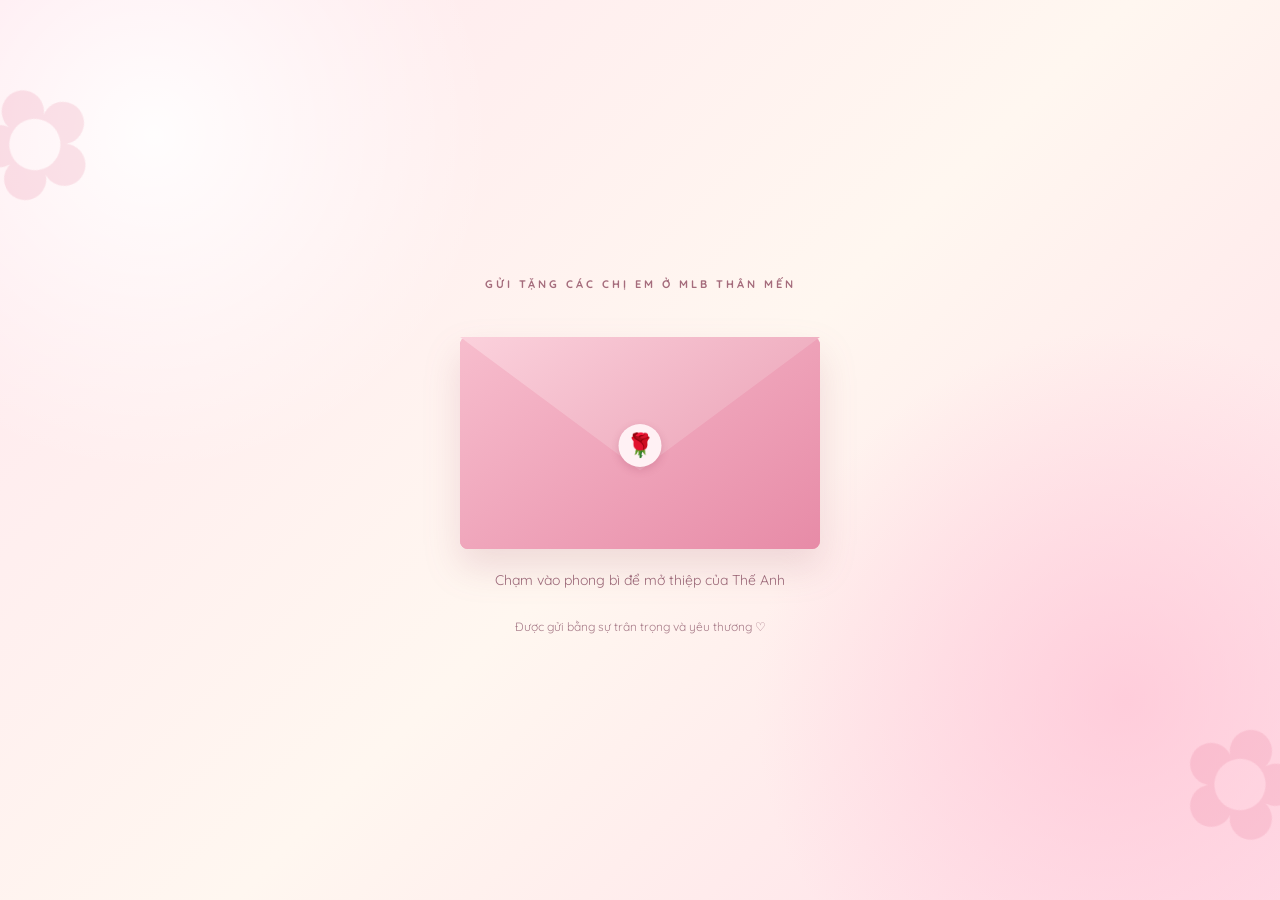
<file: index.html>
<!DOCTYPE html>
<html lang="vi">
<head>
  <meta charset="UTF-8">
  <meta name="viewport" content="width=device-width, initial-scale=1.0">
  <meta name="theme-color" content="#ffe8ef">
  <title>Thiệp chúc mừng 20/10 🌷</title>
  <link rel="stylesheet" href="style.css">
</head>
<body>
  <div class="petal-layer" id="petalLayer" aria-hidden="true"></div>

  <main class="scene">
    <p class="top-note">GỬI TẶNG CÁC CHỊ EM Ở MLB  THÂN MẾN</p>

    <section class="envelope-area" id="envelopeArea">
      <button class="envelope" id="openEnvelope" type="button"
              aria-label="Mở phong bì thiệp 20 tháng 10" aria-expanded="false">
        <span class="letter-preview">
          <span class="preview-date">20/10</span>
          <span class="preview-flower">🌹</span>
          <span class="preview-caption">Một lời chúc dành tặng các chị</span>
        </span>
        <span class="envelope-back"></span>
        <span class="envelope-flap"></span>
        <span class="envelope-front"></span>
        <span class="envelope-seal">🌹</span>
      </button>
      <p class="tap-hint" id="tapHint">Chạm vào phong bì để mở thiệp của Thế Anh</p>
    </section>

    <section class="greeting-card" id="greetingCard" aria-live="polite" aria-hidden="true">
      <div class="card-flower">💐 🌷 💐</div>
      <p class="eyebrow">CHÚC MỪNG</p>
      <h1>Ngày Phụ nữ<br><span>Việt Nam</span></h1>
      <div class="date">20 <span>/</span> 10 <b>♥</b></div>

      <div class="wishes" id="wishes">
        <p class="wish-line">Chúc các chị một ngày 20/10 thật rạng rỡ!</p>
        <p class="wish-line">Luôn xinh đẹp, tự tin và tràn đầy năng lượng.</p>
        <p class="wish-line">Chúc công việc thuận lợi, sức khỏe dồi dào,</p>
        <p class="wish-line">và mỗi ngày đều ngập tràn niềm vui, yêu thương.</p>
        <p class="wish-line">Chúc cho các chị em ngày nào cũng như hoa .</p>
      </div>

      <p class="thank-you">Cảm ơn các chị vì luôn mang đến những điều tốt đẹp! 💗</p>
      <p class="signature">Thân gửi,<br><strong>Em Thế Anh 🌷</strong></p>

      <button class="flower-button" id="flowerButton" type="button">
        <span aria-hidden="true">💐</span> Nhận hoa từ em Thế Anh
      </button>
      <p class="flower-message" id="flowerMessage" role="status"></p>
      <button class="replay-button" id="replayButton" type="button">↻ Xem lại thiệp</button>
    </section>

    <section class="gift-page" id="giftPage" aria-hidden="true">
      <div class="gift-heading">🎁 Một món quà nhỏ dành cho các chị</div>
      <p class="gift-intro">Hãy nhấn nút bên dưới để bốc thăm ngẫu nhiên nhé!</p>
      <div class="gift-stage" id="giftStage" aria-live="polite">
        <div class="gift-box">🎁</div>
        <p>Món quà bí mật nho nhỏ của em</p>
      </div>
      <button class="draw-button" id="drawButton" type="button">✨ Random quà ✨</button>
      <p class="gift-result" id="giftResult" role="status"></p>
      <button class="replay-button" id="backToCardButton" type="button">← Quay lại thiệp</button>
    </section>

    <footer>Được gửi bằng sự trân trọng và yêu thương ♡</footer>
  </main>

  <script src="script.js"></script>
</body>
</html>
</file>
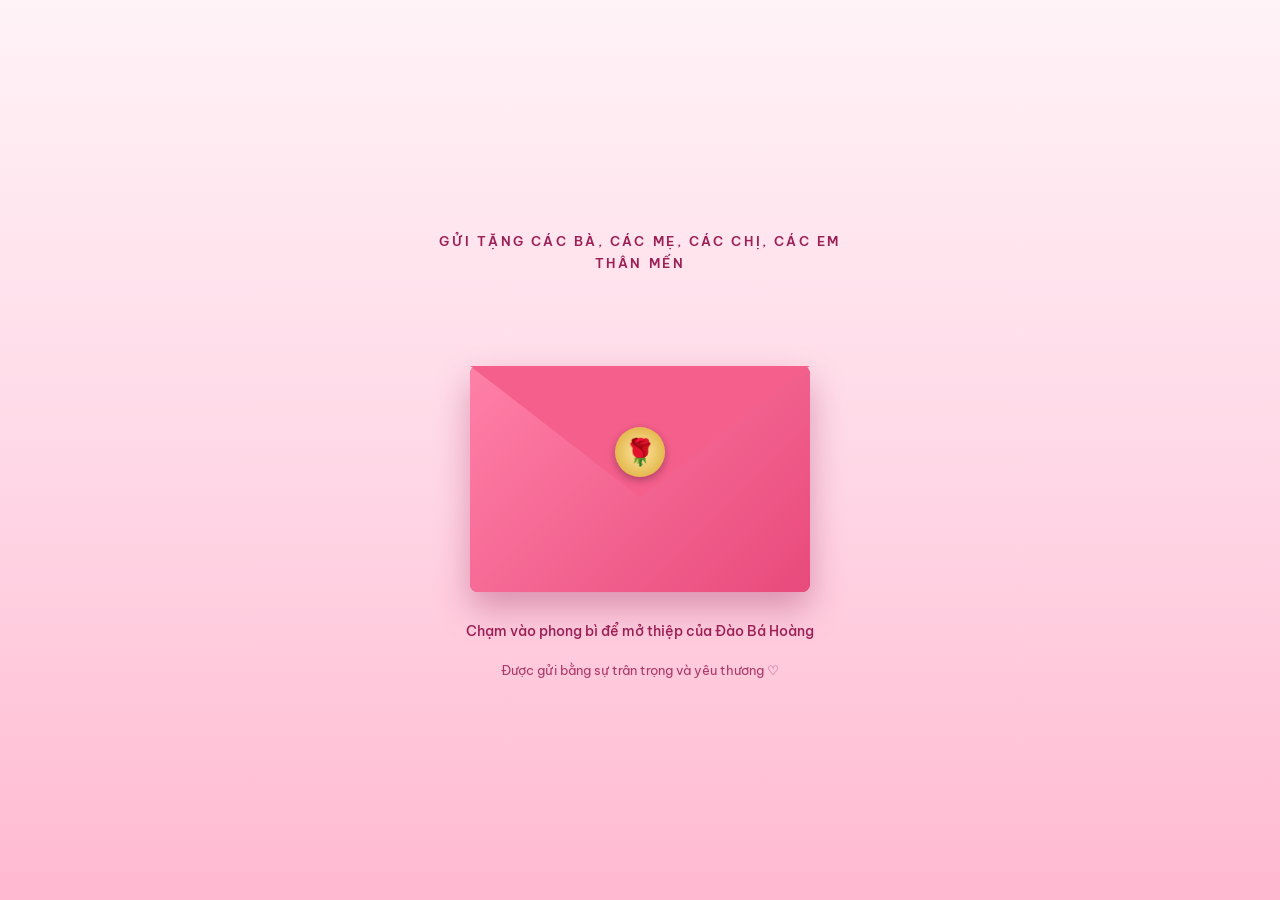
<file: 2010Hoang.html>
<!DOCTYPE html>
<html lang="vi">
<head>
  <meta charset="UTF-8">
  <meta name="viewport" content="width=device-width, initial-scale=1.0, viewport-fit=cover">
  <meta name="theme-color" content="#ffe8ef">
  <title>Thiệp chúc mừng 20/10 🌷</title>
  <link rel="preconnect" href="https://fonts.googleapis.com">
  <link href="https://fonts.googleapis.com/css2?family=Playfair+Display:ital,wght@0,500;0,700;1,500;1,700&family=Be+Vietnam+Pro:wght@400;500;600&display=swap" rel="stylesheet">
<style>
/* Muốn đổi font: chỉ cần sửa 2 dòng này */
:root{--serif:'Playfair Display',Georgia,serif;--sans:'Be Vietnam Pro',system-ui,sans-serif;
--rose:#d63f78;--deep:#9c1f55;--ink:#5a2238;--gold:#e6bb68;--paper:#fffaf5}
*{margin:0;padding:0;box-sizing:border-box}
html,body{min-height:100%}
body{font-family:var(--sans);color:var(--ink);overflow-x:hidden;
background:linear-gradient(180deg,#fff3f7 0%,#ffd6e5 55%,#ffb9d0 100%);background-attachment:fixed}
.petal-layer{position:fixed;inset:0;pointer-events:none;overflow:hidden;z-index:6}
.petal{position:absolute;top:-30px;border-radius:70% 0 70% 0;opacity:.85;animation:fall linear infinite,sway ease-in-out infinite alternate}
@keyframes fall{to{transform:translateY(115vh) rotate(360deg)}}
@keyframes sway{to{translate:46px 0}}
.scene{position:relative;z-index:3;min-height:100dvh;display:flex;flex-direction:column;align-items:center;justify-content:center;gap:22px;
padding:calc(env(safe-area-inset-top,0px) + 22px) 16px calc(env(safe-area-inset-bottom,0px) + 14px)}
.top-note{text-align:center;font:600 clamp(11px,3vw,13px)/1.7 var(--sans);letter-spacing:.2em;color:var(--deep);max-width:420px}
/* phong bì */
.envelope-area{display:flex;flex-direction:column;align-items:center;gap:30px;padding-top:70px}
.envelope{position:relative;display:block;width:min(80vw,340px);aspect-ratio:3/2;border:0;background:none;padding:0;cursor:pointer;animation:flt 3s ease-in-out infinite}
@keyframes flt{50%{transform:translateY(-8px)}}
.envelope>span{position:absolute}
.envelope-back{inset:0;background:#d6416f;border-radius:8px;box-shadow:0 16px 34px rgba(150,30,80,.35)}
.letter-preview{left:8%;width:84%;top:8%;height:78%;z-index:2;background:var(--paper);border-radius:6px;display:flex;flex-direction:column;align-items:center;justify-content:center;gap:4px;padding:8px;text-align:center;transition:transform .9s cubic-bezier(.4,0,.2,1) .5s}
.preview-date{font:italic 700 26px var(--serif);color:var(--deep)}
.preview-flower{font-size:22px}
.preview-caption{font:400 11px/1.4 var(--sans);color:var(--ink)}
.envelope-front{inset:0;z-index:3;border-radius:8px;background:linear-gradient(135deg,#ff80a8,#e84a7c);clip-path:polygon(0 0,50% 55%,100% 0,100% 100%,0 100%)}
.envelope-flap{left:0;top:0;width:100%;height:58%;z-index:4;transform-origin:top;background:#f55f8c;clip-path:polygon(0 0,100% 0,50% 100%);transition:transform .6s ease,z-index 0s .3s}
.envelope-seal{left:50%;top:38%;z-index:5;transform:translate(-50%,-50%);width:50px;height:50px;border-radius:50%;background:radial-gradient(circle,#ffe6a0,#d9a62e);display:flex;align-items:center;justify-content:center;font-size:26px;box-shadow:0 3px 8px rgba(0,0,0,.3);transition:opacity .3s}
.tap-hint{font:500 14px var(--sans);color:var(--deep);text-align:center;animation:pl 1.8s infinite;transition:opacity .3s}
@keyframes pl{50%{opacity:.45}}
.open .envelope{animation:none}
.open .envelope-flap{transform:rotateX(180deg);z-index:1}
.open .envelope-seal{opacity:0}
.open .letter-preview{transform:translateY(-62%)}
/* thiệp */
.greeting-card,.gift-page{display:none}
.greeting-card{width:min(94vw,440px);background:var(--paper);border:1.5px solid var(--gold);border-radius:18px;padding:26px 24px 24px;text-align:center;
box-shadow:0 0 0 6px rgba(255,255,255,.6),0 20px 50px rgba(150,30,80,.3)}
[data-state=card] .greeting-card{display:block;animation:pop .8s cubic-bezier(.2,.9,.3,1.2)}
[data-state=gift] .gift-page{display:flex;animation:pop .8s ease}
@keyframes pop{from{opacity:0;transform:translateY(30px) scale(.92)}to{opacity:1;transform:none}}
[data-state=card] .envelope-area,[data-state=card] .top-note,[data-state=gift] .envelope-area,[data-state=gift] .top-note,[data-state=gift] footer{display:none}
.card-flower{font-size:24px}
.eyebrow{font:600 12px var(--sans);letter-spacing:.4em;color:var(--rose);margin-top:8px}
.greeting-card h1{font:700 clamp(28px,8vw,38px)/1.2 var(--serif);color:var(--deep);margin:6px 0}
.greeting-card h1 span{font-style:italic;color:var(--rose)}
.date{font:italic 700 clamp(34px,9.5vw,46px) var(--serif);color:var(--rose);margin-bottom:12px}
.date b{color:#e8a23d;font-style:normal}
.wishes{margin:6px 0 10px}
.wish-line{font:400 15.5px/1.8 var(--sans)}
.thank-you{font:italic 700 17px/1.6 var(--serif);color:var(--deep);margin:8px 0}
.signature{font:400 14px/1.6 var(--sans);margin:10px 0 14px}
.signature strong{font:italic 700 23px var(--serif);color:var(--rose)}
.fade{opacity:0;transform:translateY(12px);transition:opacity .8s,transform .8s}
.fade.in{opacity:1;transform:none}
button{font:600 15px var(--sans);border:0;border-radius:999px;padding:12px 24px;cursor:pointer;touch-action:manipulation}
.flower-button,.draw-button{background:linear-gradient(135deg,#ff6b9a,#d63f78);color:#fff;box-shadow:0 6px 16px rgba(214,63,120,.45)}
.flower-message{min-height:22px;margin-top:10px;font:500 14px var(--sans);color:var(--deep)}
.replay-button{background:transparent;color:var(--deep);border:1.5px solid #efb4c9;margin-top:8px}
footer{font:400 13px var(--sans);color:var(--deep);opacity:.85;text-align:center}
.pop2{position:fixed;pointer-events:none;font-size:28px;animation:pp 1.8s ease-out forwards;z-index:9}
@keyframes pp{to{transform:translate(var(--dx),var(--dy)) rotate(50deg);opacity:0}}
/* trang quà trên nền trời */
.sky{position:fixed;inset:0;z-index:1;background:linear-gradient(180deg,#2f9bff 0%,#7cc9ff 45%,#d8f1ff 100%);opacity:0;pointer-events:none;transition:opacity 1.4s;overflow:hidden}
[data-state=gift] .sky{opacity:1}
.sun{position:absolute;top:7%;right:12%;width:84px;height:84px;border-radius:50%;background:radial-gradient(circle,#fffbd0 35%,rgba(255,236,130,0) 72%);box-shadow:0 0 80px 40px rgba(255,240,150,.55)}
.cl{position:absolute;left:-220px;background:#fff;border-radius:60px;opacity:.9;animation:dr linear infinite}
.cl::before,.cl::after{content:'';position:absolute;background:#fff;border-radius:50%}
.c1{top:10%;width:140px;height:40px;animation-duration:70s}.c1::before{width:64px;height:64px;top:-30px;left:22px}.c1::after{width:50px;height:50px;top:-20px;left:74px}
.c2{top:26%;width:110px;height:32px;animation-duration:95s;animation-delay:-40s;opacity:.8}.c2::before{width:50px;height:50px;top:-24px;left:16px}.c2::after{width:40px;height:40px;top:-16px;left:58px}
@keyframes dr{to{transform:translateX(calc(100vw + 440px))}}
.bf{position:absolute;font-size:26px;animation:fy 10s ease-in-out infinite}.b1{top:60%;left:8%}.b2{top:48%;right:12%;animation-delay:-5s}
@keyframes fy{0%,100%{transform:translate(0,0) rotate(-10deg)}25%{transform:translate(60px,-34px) rotate(12deg)}50%{transform:translate(120px,8px) rotate(-6deg)}75%{transform:translate(50px,44px) rotate(10deg)}}
#garden{position:absolute;inset:0;width:100%;height:100%}
.gift-page{flex-direction:column;align-items:center;gap:14px;text-align:center;width:min(94vw,440px);color:#fff}
.gift-heading{font:italic 700 clamp(24px,6.6vw,34px)/1.35 var(--serif);text-shadow:0 2px 14px rgba(214,63,120,.75),0 0 30px rgba(255,255,255,.8)}
.gift-intro{font:500 15px/1.7 var(--sans);text-shadow:0 1px 8px rgba(0,60,120,.55)}
.gift-stage{background:rgba(255,255,255,.3);border-radius:24px;padding:18px 28px;box-shadow:0 10px 26px rgba(0,80,160,.25)}
.gift-stage p{font:600 14px var(--sans);text-shadow:0 1px 6px rgba(0,60,120,.5);margin-top:4px}
.gift-box{font-size:clamp(70px,20vw,96px);line-height:1.1;animation:flt 2.4s ease-in-out infinite}
.gift-box.shake{animation:shk .8s ease}
@keyframes shk{20%{transform:rotate(-14deg) scale(1.1)}40%{transform:rotate(14deg) scale(1.15)}60%{transform:rotate(-10deg) scale(1.15)}80%{transform:rotate(10deg) scale(1.1)}}
.gift-result{min-height:48px;font:italic 700 18px/1.5 var(--serif);text-shadow:0 2px 10px rgba(214,63,120,.7)}
.gift-page .replay-button{background:rgba(255,255,255,.92)}
.draw-button:disabled{opacity:.8;cursor:default}
</style>
</head>
<body data-state="env">
  <div class="petal-layer" id="petalLayer" aria-hidden="true"></div>
  <div class="sky" aria-hidden="true">
    <div class="sun"></div><div class="cl c1"></div><div class="cl c2"></div>
    <div class="bf b1">🦋</div><div class="bf b2">🦋</div>
    <canvas id="garden"></canvas>
  </div>

  <main class="scene">
    <p class="top-note">
      GỬI TẶNG CÁC BÀ, CÁC MẸ, CÁC CHỊ, CÁC EM THÂN MẾN
    </p>

    <section class="envelope-area" id="envelopeArea">
      <button class="envelope" id="openEnvelope" type="button"
              aria-label="Mở phong bì thiệp 20 tháng 10"
              aria-expanded="false">
        <span class="letter-preview">
          <span class="preview-date">20/10</span>
          <span class="preview-flower">🌹</span>
          <span class="preview-caption">
            Một lời chúc dành tặng những người phụ nữ em yêu quý
          </span>
        </span>
        <span class="envelope-back"></span>
        <span class="envelope-flap"></span>
        <span class="envelope-front"></span>
        <span class="envelope-seal">🌹</span>
      </button>
      <p class="tap-hint" id="tapHint">
        Chạm vào phong bì để mở thiệp của Đào Bá Hoàng
      </p>
    </section>

    <section class="greeting-card" id="greetingCard"
             aria-live="polite" aria-hidden="true">
      <div class="card-flower">💐 🌷 💐</div>
      <p class="eyebrow">CHÚC MỪNG</p>
      <h1>Ngày Phụ nữ<br><span>Việt Nam</span></h1>
      <div class="date">20 <span>/</span> 10 <b>♥</b></div>

      <div class="wishes" id="wishes">
        <p class="wish-line">Chúc các chị một ngày 20/10 thật rạng rỡ!</p>
        <p class="wish-line">Luôn xinh đẹp, tự tin và tràn đầy năng lượng.</p>
        <p class="wish-line">Chúc công việc thuận lợi, sức khỏe dồi dào,</p>
        <p class="wish-line">mỗi ngày đều ngập tràn niềm vui và yêu thương.</p>
        <p class="wish-line">Chúc mọi người luôn rạng rỡ như những đóa hoa! 🌷</p>
      </div>

      <p class="thank-you">
        Cảm ơn mọi người vì đã mang đến những điều tốt đẹp! 💗
      </p>

      <p class="signature">
        Thân gửi,<br>
        <strong>Đào Bá Hoàng 🌷</strong>
      </p>

      <button class="flower-button" id="flowerButton" type="button">
        <span aria-hidden="true">💐</span>
        Nhận hoa từ Đào Bá Hoàng
      </button>

      <p class="flower-message" id="flowerMessage" role="status"></p>

      <button class="replay-button" id="replayButton" type="button">
        ↻ Xem lại thiệp
      </button>
    </section>

    <!-- TRANG NHẬN QUÀ: CHỈ CÓ MỘT MÓN QUÀ LÀ HOA -->
    <section class="gift-page" id="giftPage" aria-hidden="true">
      <div class="gift-heading">
        💐 Một món quà nhỏ dành tặng bạn 💐
      </div>

      <p class="gift-intro">
        Dù chỉ là một món quà nhỏ, em mong nó sẽ mang đến cho bạn
        thật nhiều niềm vui. Hãy nhấn nút để nhận hoa nhé!
      </p>

      <div class="gift-stage" id="giftStage" aria-live="polite">
        <div class="gift-box">🎁</div>
        <p>Món quà bí mật đang chờ bạn...</p>
      </div>

      <button class="draw-button" id="drawButton" type="button">
        🌷 Nhận hoa từ Đào Bá Hoàng 🌷
      </button>

      <p class="gift-result" id="giftResult" role="status"></p>

      <button class="replay-button" id="backToCardButton" type="button">
        ← Quay lại thiệp
      </button>
    </section>

    <footer>
      Được gửi bằng sự trân trọng và yêu thương ♡
    </footer>
  </main>

<script>
const $=id=>document.getElementById(id),body=document.body,R=(a,b)=>a+Math.random()*(b-a);
function setState(s){
  body.dataset.state=s;
  $('greetingCard').setAttribute('aria-hidden',s!=='card');
  $('giftPage').setAttribute('aria-hidden',s!=='gift');
  scrollTo(0,0);
}

// cánh hoa rơi
const pl=$('petalLayer'),pc=['#ffb6cf','#ff8fb1','#ffd1e0','#ff6f9c'];
for(let i=0;i<26;i++){const s=document.createElement('span'),z=10+Math.random()*14;s.className='petal';
  s.style.cssText='left:'+R(0,100)+'%;width:'+z+'px;height:'+z*1.25+'px;background:'+pc[i%4]+';animation-duration:'+R(7,15)+'s,'+R(3,6)+'s;animation-delay:'+(-R(0,12))+'s,'+(-R(0,4))+'s';
  pl.appendChild(s)}

// hoa bay tung toé
const em=['🌸','🌷','🌹','💐','🌺','✨'];
function burst(){
  for(let i=0;i<44;i++){const s=document.createElement('span');s.className='pop2';s.textContent=em[i%6];
    s.style.left=innerWidth/2+'px';s.style.top=innerHeight*.6+'px';
    s.style.setProperty('--dx',(Math.random()*2-1)*innerWidth*.5+'px');s.style.setProperty('--dy',(-Math.random()*innerHeight*.6)+'px');
    s.style.animationDelay=Math.random()*.4+'s';body.appendChild(s);setTimeout(()=>s.remove(),2600)}
}

// phong bì -> thiệp
const area=$('envelopeArea'),env=$('openEnvelope'),card=$('greetingCard');
const items=[...card.querySelectorAll('.wish-line,.thank-you,.signature,.flower-button,.replay-button')];
items.forEach(e=>e.classList.add('fade'));
let tm=[];
function reveal(){tm.forEach(clearTimeout);tm=[];items.forEach(e=>e.classList.remove('in'));
  items.forEach((e,i)=>tm.push(setTimeout(()=>e.classList.add('in'),500+i*700)))}
env.onclick=()=>{
  if(area.classList.contains('open'))return;
  area.classList.add('open');env.setAttribute('aria-expanded','true');$('tapHint').style.opacity=0;
  setTimeout(()=>{setState('card');reveal()},1700);
};
$('replayButton').onclick=()=>{
  area.classList.remove('open');env.setAttribute('aria-expanded','false');$('tapHint').style.opacity='';
  $('flowerMessage').textContent='';setState('env');
};

// nhận hoa -> trang quà
$('flowerButton').onclick=()=>{
  $('flowerMessage').textContent='Em tặng mọi người một bó hoa thật to nhé! 💐';
  burst();
  setTimeout(()=>{resetGift();setState('gift');garden()},1500);
};

// trang quà: chỉ có hoa
const flw=['🌷','🌹','🌸','🌺','🌻','💐'],msgs=[
  'Chúc bạn luôn xinh đẹp, rạng rỡ như những đóa hoa! 🌷',
  'Chúc bạn mỗi ngày đều ngập tràn niềm vui và yêu thương. 💗',
  'Cảm ơn bạn vì đã mang đến những điều tốt đẹp. 🌹',
  'Chúc bạn luôn khỏe mạnh, bình an và hạnh phúc. 🌸'];
let n=0;
const box=document.querySelector('.gift-box'),stageP=$('giftStage').querySelector('p');
function resetGift(){box.textContent='🎁';stageP.textContent='Món quà bí mật đang chờ bạn...';$('giftResult').textContent='';$('drawButton').textContent='🌷 Nhận hoa từ Đào Bá Hoàng 🌷';$('drawButton').disabled=false}
$('drawButton').onclick=()=>{
  box.classList.add('shake');$('giftResult').textContent='';
  setTimeout(()=>{box.classList.remove('shake');box.textContent='💐';
    stageP.textContent='Hoa của bạn đây! 💝';$('giftResult').textContent='Chúc bạn luôn xinh đẹp, rạng rỡ như những đóa hoa! 💐';
    $('drawButton').textContent='💐 Đã nhận hoa rồi nhé 💐';$('drawButton').disabled=true;burst()},800);
};
$('backToCardButton').onclick=()=>{setState('card')};

// vườn hoa đung đưa trong gió
function garden(){
  if(window._g)return;window._g=1;
  const gc=$('garden'),g=gc.getContext('2d'),hc=['#ff7aa8','#ffffff','#ffd54a','#ff9a7a','#e56bd0','#ffb6cf'];let GW,GH,fs=[],gt=0;
  function gr(){const d=Math.min(devicePixelRatio||1,2);GW=innerWidth;GH=innerHeight;gc.width=GW*d;gc.height=GH*d;g.setTransform(d,0,0,d,0,0);fs=[];
    const k=Math.max(8,Math.floor(GW/46));for(let i=0;i<k;i++)fs.push({x:(i+.5)*GW/k+R(-10,10),h:GH*R(.12,.3),r:R(10,22),c:hc[i%6],ph:R(0,6),sw:R(.5,1.1),rot:R(0,6)})}
  function fl(f){const b=GH+4,sw=Math.sin(gt*f.sw+f.ph)*(10+f.h*.06),tx=f.x+sw,ty=b-f.h;
    g.strokeStyle='#2f9e44';g.lineWidth=3;g.beginPath();g.moveTo(f.x,b);g.quadraticCurveTo(f.x+sw*.2,b-f.h*.55,tx,ty);g.stroke();
    g.fillStyle='#43b85a';[[.35,1],[.55,-1]].forEach(([t,s])=>{g.save();g.translate(f.x+(tx-f.x)*t*.9,b-f.h*t);g.rotate(s*(.9+Math.sin(gt*1.3+f.ph)*.15));g.beginPath();g.ellipse(s*10,0,12,4.5,0,0,7);g.fill();g.restore()});
    g.save();g.translate(tx,ty);g.rotate(f.rot+Math.sin(gt*.8+f.ph)*.2);g.fillStyle=f.c;
    for(let j=0;j<6;j++){g.rotate(Math.PI/3);g.beginPath();g.ellipse(f.r*.6,0,f.r*.62,f.r*.34,0,0,7);g.fill()}
    g.fillStyle='#ffcc33';g.beginPath();g.arc(0,0,f.r*.28,0,7);g.fill();g.restore()}
  function gl(){gt+=.016;g.clearRect(0,0,GW,GH);
    const hg=g.createLinearGradient(0,GH*.84,0,GH);hg.addColorStop(0,'#86e093');hg.addColorStop(1,'#3aa655');g.fillStyle=hg;g.beginPath();g.moveTo(0,GH);
    for(let x=0;x<=GW+20;x+=20)g.lineTo(x,GH*.91+Math.sin(x/GW*4)*GH*.02);g.lineTo(GW,GH);g.fill();
    g.strokeStyle='#4fc26b';g.lineWidth=2;g.beginPath();
    for(let x=0;x<GW;x+=11){const by=GH*.93+Math.sin(x/GW*4)*GH*.02;g.moveTo(x,GH);g.quadraticCurveTo(x,by,x+Math.sin(gt*1.4+x)*6,by-14)}
    g.stroke();fs.forEach(fl);requestAnimationFrame(gl)}
  gr();addEventListener('resize',gr);gl();
}
</script>
</body>
</html>
</file>
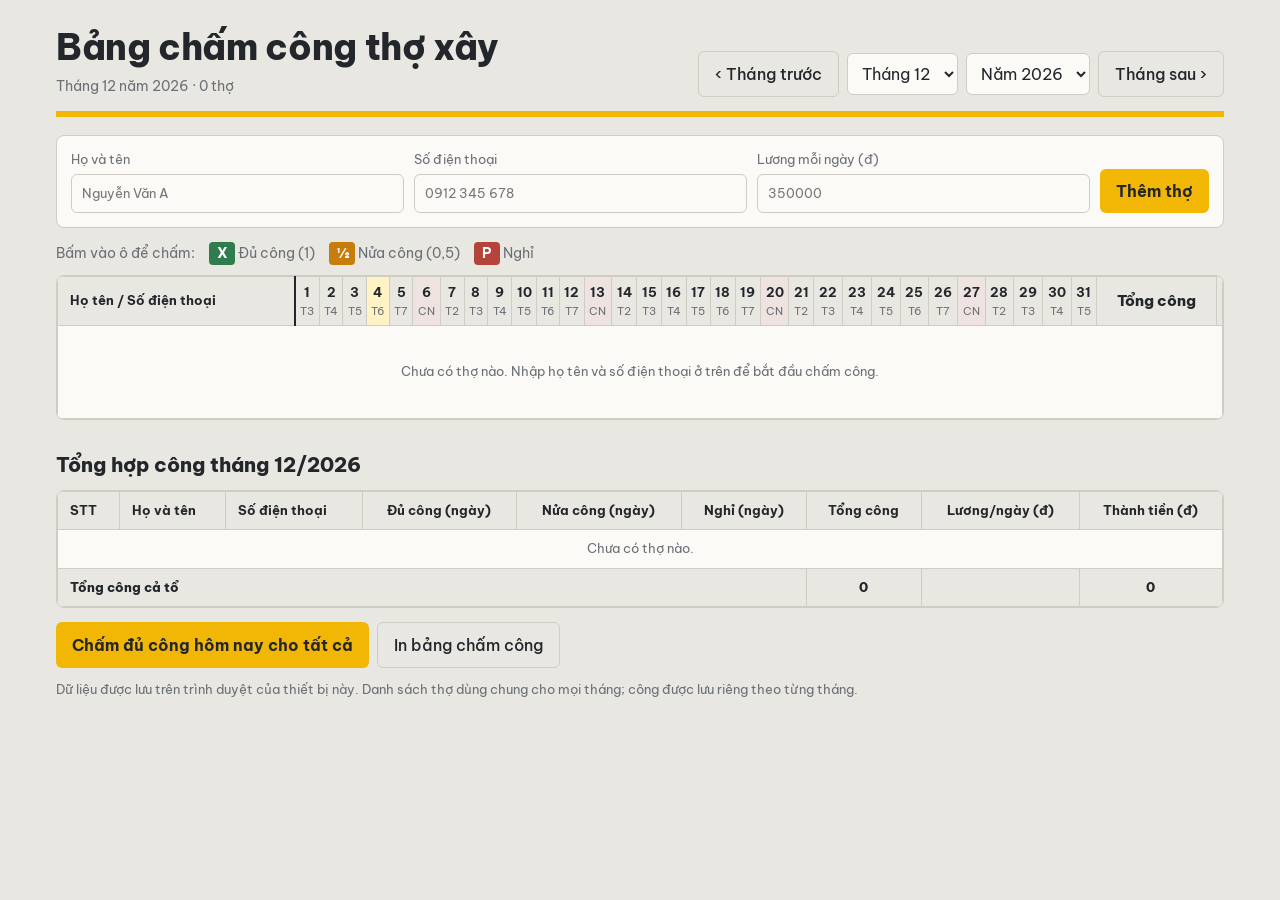
<file: bangchamcong.html>
<!DOCTYPE html>
<html lang="vi">
<head>
<meta charset="utf-8">
<meta name="viewport" content="width=device-width, initial-scale=1, viewport-fit=cover">
<title>Bảng chấm công thợ xây</title>
<link rel="preconnect" href="https://fonts.googleapis.com">
<link href="https://fonts.googleapis.com/css2?family=Be+Vietnam+Pro:wght@400;500;700;800&display=swap" rel="stylesheet">
<style>
:root{--bg:#e9e7e2;--surface:#fbfaf7;--ink:#23262b;--mute:#6b6f76;--line:#cfccc4;--accent:#f2b705;--accent-ink:#23262b;--full:#2f7d4f;--half:#c77d0a;--off:#b4443a;--sun:#efe3e1;--today:#fff3c4;box-sizing:border-box;padding-top:env(safe-area-inset-top,0px);padding-bottom:env(safe-area-inset-bottom,0px)}
@media (prefers-color-scheme:dark){:root:not([data-theme="light"]){--bg:#1b1d21;--surface:#25282d;--ink:#eceae4;--mute:#9a9ea6;--line:#3a3e45;--accent:#f2b705;--accent-ink:#1b1d21;--full:#5bc487;--half:#f0b04a;--off:#ee7a70;--sun:#3a2f2f;--today:#4a4120}}
:root[data-theme="dark"]{--bg:#1b1d21;--surface:#25282d;--ink:#eceae4;--mute:#9a9ea6;--line:#3a3e45;--accent:#f2b705;--accent-ink:#1b1d21;--full:#5bc487;--half:#f0b04a;--off:#ee7a70;--sun:#3a2f2f;--today:#4a4120}
html{scroll-padding-top:env(safe-area-inset-top,0px)}
*{box-sizing:border-box}
body{margin:0;background:var(--bg);color:var(--ink);font-family:"Be Vietnam Pro",system-ui,-apple-system,"Segoe UI",Roboto,sans-serif;line-height:1.5}
.wrap{max-width:1200px;margin:0 auto;padding:20px 16px 48px}
header{display:flex;flex-wrap:wrap;gap:12px;align-items:end;justify-content:space-between;border-bottom:6px solid var(--accent);padding-bottom:14px;margin-bottom:18px}
h1{margin:0;font-size:clamp(24px,4vw,36px);font-weight:800;letter-spacing:-.01em}
.sub{color:var(--mute);margin:2px 0 0;font-size:14px}
.period{display:flex;gap:8px;align-items:center;flex-wrap:wrap}
select,input,button{font:inherit;color:inherit}
select,input{background:var(--surface);border:1.5px solid var(--line);border-radius:6px;padding:9px 10px}
select:focus-visible,input:focus-visible,button:focus-visible,.cell:focus-visible{outline:3px solid var(--accent);outline-offset:1px}
button{cursor:pointer;border:0;border-radius:6px;padding:10px 16px;font-weight:700;background:var(--accent);color:var(--accent-ink)}
button.ghost{background:transparent;border:1.5px solid var(--line);color:var(--ink);font-weight:500}
button.del{background:transparent;color:var(--off);padding:4px 8px;font-weight:500}
form.add{display:grid;grid-template-columns:1fr 1fr 1fr auto;gap:10px;background:var(--surface);border:1.5px solid var(--line);border-radius:8px;padding:14px;margin-bottom:14px}
form.add label{display:flex;flex-direction:column;gap:4px;font-size:13px;color:var(--mute)}
form.add button{align-self:end}
.legend{display:flex;flex-wrap:wrap;gap:14px;align-items:center;font-size:14px;margin:0 0 10px;color:var(--mute)}
.legend b{display:inline-block;min-width:26px;text-align:center;border-radius:4px;padding:1px 6px;color:#fff}
.tablebox{overflow-x:auto;background:var(--surface);border:1.5px solid var(--line);border-radius:8px}
table{border-collapse:collapse;width:100%;min-width:max-content}
th,td{border:1px solid var(--line);text-align:center;padding:0;font-size:13px}
thead th{padding:6px 2px;background:var(--bg);font-weight:700}
thead th small{display:block;font-weight:400;color:var(--mute);font-size:11px}
th.sun,td.sun{background:var(--sun)}
th.today,td.today{background:var(--today)}
th.who,td.who{text-align:left;padding:8px 12px;min-width:190px;position:sticky;left:0;background:var(--surface);z-index:1;border-right:2px solid var(--ink)}
thead th.who{background:var(--bg)}
td.who strong{display:block}
td.who span{color:var(--mute);font-size:12px}
.cell{width:34px;height:40px;display:flex;align-items:center;justify-content:center;cursor:pointer;user-select:none;font-weight:700;margin:0}
td.c{padding:0}
.v1{color:var(--full)}.v05{color:var(--half)}.v0{color:var(--off)}
.tot{min-width:70px;font-weight:800;font-size:15px;padding:0 8px}
.empty{padding:36px 16px;text-align:center;color:var(--mute)}
.note{color:var(--mute);font-size:13px;margin-top:12px}
.actions{display:flex;gap:8px;flex-wrap:wrap;margin-top:14px}
.wg{width:120px;text-align:right;padding:6px 8px}
.h2{font-size:20px;font-weight:800;margin:30px 0 10px}
#summary th,#summary td{padding:9px 12px}#summary .sl{text-align:left}#summary td.n{font-weight:800;font-size:15px}#summary tfoot td{background:var(--bg);font-weight:800}
.toast{position:fixed;left:50%;bottom:calc(20px + env(safe-area-inset-bottom,0px));transform:translateX(-50%);background:var(--ink);color:var(--bg);padding:10px 18px;border-radius:8px;font-weight:500;opacity:0;pointer-events:none;transition:opacity .2s;z-index:20;max-width:90%;text-align:center}.toast.show{opacity:1}
@media (max-width:640px){form.add{grid-template-columns:1fr}th.who,td.who{min-width:130px}}
@media print{body{background:#fff}form.add,.actions,.legend,.period,.note,button.del{display:none}.tablebox{border:0;overflow:visible}th.who,td.who{position:static}}
</style>
</head>
<body>
<div class="wrap">
<header>
  <div>
    <h1>Bảng chấm công thợ xây</h1>
    <p class="sub" id="subtitle"></p>
  </div>
  <div class="period">
    <button class="ghost" id="prev" aria-label="Tháng trước">‹ Tháng trước</button>
    <select id="month" aria-label="Tháng"></select>
    <select id="year" aria-label="Năm"></select>
    <button class="ghost" id="next" aria-label="Tháng sau">Tháng sau ›</button>
  </div>
</header>

<form class="add" id="addForm">
  <label>Họ và tên<input id="name" required placeholder="Nguyễn Văn A" autocomplete="off"></label>
  <label>Số điện thoại<input id="phone" required inputmode="tel" pattern="[0-9 .+\-]{8,15}" placeholder="0912 345 678" autocomplete="off"></label>
  <label>Lương mỗi ngày (đ)<input id="wage" type="number" min="0" step="1000" inputmode="numeric" placeholder="350000"></label>
  <div style="display:flex;gap:8px;align-self:end"><button type="submit" id="saveBtn">Thêm thợ</button><button type="button" class="ghost" id="cancelBtn" hidden>Hủy</button></div>
</form>

<p class="legend">Bấm vào ô để chấm:
  <span><b style="background:var(--full)">X</b> Đủ công (1)</span>
  <span><b style="background:var(--half)">½</b> Nửa công (0,5)</span>
  <span><b style="background:var(--off)">P</b> Nghỉ</span>
</p>

<div class="tablebox"><table id="sheet"></table></div>

<h2 class="h2">Tổng hợp công tháng <span id="sumMonth"></span></h2>
<div class="tablebox"><table id="summary"></table></div>

<div id="toast" class="toast" role="status"></div>
<div class="actions">
  <button id="today">Chấm đủ công hôm nay cho tất cả</button>
  <button class="ghost" id="print">In bảng chấm công</button>
</div>
<p class="note">Dữ liệu được lưu trên trình duyệt của thiết bị này. Danh sách thợ dùng chung cho mọi tháng; công được lưu riêng theo từng tháng.</p>
</div>

<script>
const KEY="chamcong-v1";
let state={workers:[],att:{}};
try{const s=localStorage.getItem(KEY);if(s)state=JSON.parse(s)||state}catch(e){}
if(!state.workers)state.workers=[];if(!state.att)state.att={};
function save(){try{localStorage.setItem(KEY,JSON.stringify(state))}catch(e){}}

const now=new Date();
let cur={m:now.getMonth()+1,y:now.getFullYear()};
const $=id=>document.getElementById(id);
const DOW=["CN","T2","T3","T4","T5","T6","T7"];
const key=()=>cur.y+"-"+String(cur.m).padStart(2,"0");
const dim=()=>new Date(cur.y,cur.m,0).getDate();

const mSel=$("month"),ySel=$("year");
for(let i=1;i<=12;i++)mSel.add(new Option("Tháng "+i,i));
for(let y=now.getFullYear()-3;y<=now.getFullYear()+2;y++)ySel.add(new Option("Năm "+y,y));
mSel.onchange=()=>{cur.m=+mSel.value;render()};
ySel.onchange=()=>{cur.y=+ySel.value;render()};
function shift(d){cur.m+=d;if(cur.m<1){cur.m=12;cur.y--}if(cur.m>12){cur.m=1;cur.y++}
  if(![...ySel.options].some(o=>+o.value===cur.y))ySel.add(new Option("Năm "+cur.y,cur.y));render()}
$("prev").onclick=()=>shift(-1);$("next").onclick=()=>shift(1);

const NEXT={"":"1","1":"0.5","0.5":"0","0":""};
const SHOW={"1":["X","v1"],"0.5":["½","v05"],"0":["P","v0"]};
const esc=s=>s.replace(/[&<>"]/g,c=>({"&":"&amp;","<":"&lt;",">":"&gt;",'"':"&quot;"}[c]));

function total(id){const a=(state.att[key()]||{})[id]||{};let t=0;for(const d in a)t+=parseFloat(a[d])||0;return t}
const fmt=n=>String(n).replace(".",",");
const money=n=>Math.round(n).toLocaleString("vi-VN");
$("summary").addEventListener("change",e=>{const i=e.target.closest("[data-wage]");if(!i)return;const w=state.workers.find(x=>x.id===i.dataset.wage);if(!w)return;w.wage=Math.max(0,parseFloat(i.value)||0);save();let M=0;state.workers.forEach(x=>{const a=total(x.id)*(x.wage||0);M+=a;const c=$("amt-"+x.id);if(c)c.textContent=money(a)});$("amtAll").textContent=money(M)});

function render(){
  mSel.value=cur.m;ySel.value=cur.y;
  const n=dim(),att=state.att[key()]||{};
  const isNow=cur.m===now.getMonth()+1&&cur.y===now.getFullYear();
  $("subtitle").textContent="Tháng "+cur.m+" năm "+cur.y+" · "+state.workers.length+" thợ";
  let h="<thead><tr><th class='who'>Họ tên / Số điện thoại</th>";
  for(let d=1;d<=n;d++){
    const w=new Date(cur.y,cur.m-1,d).getDay();
    h+=`<th class="${w===0?"sun":""} ${isNow&&d===now.getDate()?"today":""}" title="Ngày ${d}/${cur.m}/${cur.y}">${d}<small>${DOW[w]}</small></th>`;
  }
  h+="<th class='tot'>Tổng công</th><th></th></tr></thead><tbody>";
  if(!state.workers.length){
    h+=`<tr><td class="empty" colspan="${n+3}">Chưa có thợ nào. Nhập họ tên và số điện thoại ở trên để bắt đầu chấm công.</td></tr>`;
  }
  for(const w of state.workers){
    h+=`<tr><td class="who"><strong>${esc(w.name)}</strong><span>${esc(w.phone)}</span></td>`;
    for(let d=1;d<=n;d++){
      const v=(att[w.id]||{})[d]||"";const s=SHOW[v];
      const wd=new Date(cur.y,cur.m-1,d).getDay();
      h+=`<td class="c ${wd===0?"sun":""} ${isNow&&d===now.getDate()?"today":""}"><div class="cell ${s?s[1]:""}" tabindex="0" role="button" data-w="${w.id}" data-d="${d}" aria-label="${esc(w.name)} ngày ${d}/${cur.m}/${cur.y}">${s?s[0]:""}</div></td>`;
    }
    h+=`<td class="tot" id="t-${w.id}">${fmt(total(w.id))}</td><td style="white-space:nowrap"><button class="del" data-edit="${w.id}" style="color:var(--ink)">Sửa</button><button class="del" data-del="${w.id}">Xóa</button></td></tr>`;
  }
  $("sheet").innerHTML=h+"</tbody>";renderSummary();
}

function renderSummary(){
  const att=state.att[key()]||{};
  $("sumMonth").textContent=cur.m+"/"+cur.y;
  let h="<thead><tr><th class='sl'>STT</th><th class='sl'>Họ và tên</th><th class='sl'>Số điện thoại</th><th>Đủ công (ngày)</th><th>Nửa công (ngày)</th><th>Nghỉ (ngày)</th><th>Tổng công</th><th>Lương/ngày (đ)</th><th>Thành tiền (đ)</th></tr></thead><tbody>";
  let T=0,M=0;
  if(!state.workers.length)h+="<tr><td class='empty' colspan='9'>Chưa có thợ nào.</td></tr>";
  state.workers.forEach((w,i)=>{
    const a=att[w.id]||{};let f=0,hf=0,o=0;
    for(const d in a){if(a[d]==="1")f++;else if(a[d]==="0.5")hf++;else if(a[d]==="0")o++}
    const t=f+hf*0.5;T+=t;const amt=t*(w.wage||0);M+=amt;
    h+=`<tr><td>${i+1}</td><td class="sl"><strong>${esc(w.name)}</strong></td><td class="sl">${esc(w.phone)}</td><td>${f}</td><td>${hf}</td><td>${o}</td><td class="n">${fmt(t)}</td><td><input class="wg" type="number" min="0" step="1000" inputmode="numeric" placeholder="0" value="${w.wage||""}" data-wage="${w.id}" aria-label="Lương ngày của ${esc(w.name)}"></td><td class="n" id="amt-${w.id}">${money(amt)}</td></tr>`;
  });
  h+=`</tbody><tfoot><tr><td colspan="6" class="sl">Tổng công cả tổ</td><td>${fmt(T)}</td><td></td><td id="amtAll">${money(M)}</td></tr></tfoot>`;
  $("summary").innerHTML=h;
}

function toggle(el){
  const w=el.dataset.w,d=el.dataset.d,k=key();
  state.att[k]=state.att[k]||{};state.att[k][w]=state.att[k][w]||{};
  const nv=NEXT[state.att[k][w][d]||""];
  if(nv==="")delete state.att[k][w][d];else state.att[k][w][d]=nv;
  const s=SHOW[nv];el.className="cell "+(s?s[1]:"");el.textContent=s?s[0]:"";
  $("t-"+w).textContent=fmt(total(w));save();renderSummary();
}
$("sheet").addEventListener("click",e=>{
  const c=e.target.closest(".cell");if(c)return toggle(c);
  const ed=e.target.closest("[data-edit]");
  if(ed){const w=state.workers.find(x=>x.id===ed.dataset.edit);if(!w)return;
    editId=w.id;$("name").value=w.name;$("phone").value=w.phone;$("wage").value=w.wage||"";
    $("saveBtn").textContent="Lưu thay đổi";$("cancelBtn").hidden=false;
    $("addForm").scrollIntoView({behavior:"smooth",block:"center"});$("name").focus();
    return toast("Đang sửa thông tin: "+w.name)}
  const b=e.target.closest("[data-del]");
  if(b){const w=state.workers.find(x=>x.id===b.dataset.del);
    if(!w)return;
    if(b.dataset.sure!=="1"){b.dataset.sure="1";b.textContent="Bấm lần nữa để xóa";setTimeout(()=>{b.dataset.sure="";b.textContent="Xóa"},3000);return}
    state.workers=state.workers.filter(x=>x.id!==w.id);
    for(const k in state.att)delete state.att[k][w.id];if(editId===w.id)endEdit();save();render();toast("Đã xóa "+w.name)}
});
$("sheet").addEventListener("keydown",e=>{
  if((e.key==="Enter"||e.key===" ")&&e.target.classList.contains("cell")){e.preventDefault();toggle(e.target)}
});

let editId=null;
function endEdit(){editId=null;$("addForm").reset();$("saveBtn").textContent="Thêm thợ";$("cancelBtn").hidden=true}
$("cancelBtn").onclick=endEdit;
$("addForm").onsubmit=e=>{
  e.preventDefault();
  const name=$("name").value.trim(),phone=$("phone").value.trim();const wage=Math.max(0,parseFloat($("wage").value)||0);
  if(!name||!phone)return;
  if(editId){const w=state.workers.find(x=>x.id===editId);if(w){w.name=name;w.phone=phone;w.wage=wage}
    save();endEdit();render();return toast("Đã lưu thay đổi")}
  state.workers.push({id:"w"+Date.now().toString(36)+Math.random().toString(36).slice(2,5),name,phone,wage});
  save();e.target.reset();render();$("name").focus();toast("Đã thêm "+name);
};

let tt;function toast(m){const t=$("toast");t.textContent=m;t.classList.add("show");clearTimeout(tt);tt=setTimeout(()=>t.classList.remove("show"),2600)}
$("today").onclick=()=>{
  if(!state.workers.length)return toast("Chưa có thợ nào. Hãy thêm thợ trước.");
  cur.m=now.getMonth()+1;cur.y=now.getFullYear();
  const k=key(),d=now.getDate();state.att[k]=state.att[k]||{};
  state.workers.forEach(w=>{state.att[k][w.id]=state.att[k][w.id]||{};state.att[k][w.id][d]="1"});
  save();render();toast("Đã chấm đủ công ngày "+d+"/"+cur.m+"/"+cur.y+" cho "+state.workers.length+" thợ");
};
$("print").onclick=()=>window.print();
render();
</script>
</body>
</html>
</file>
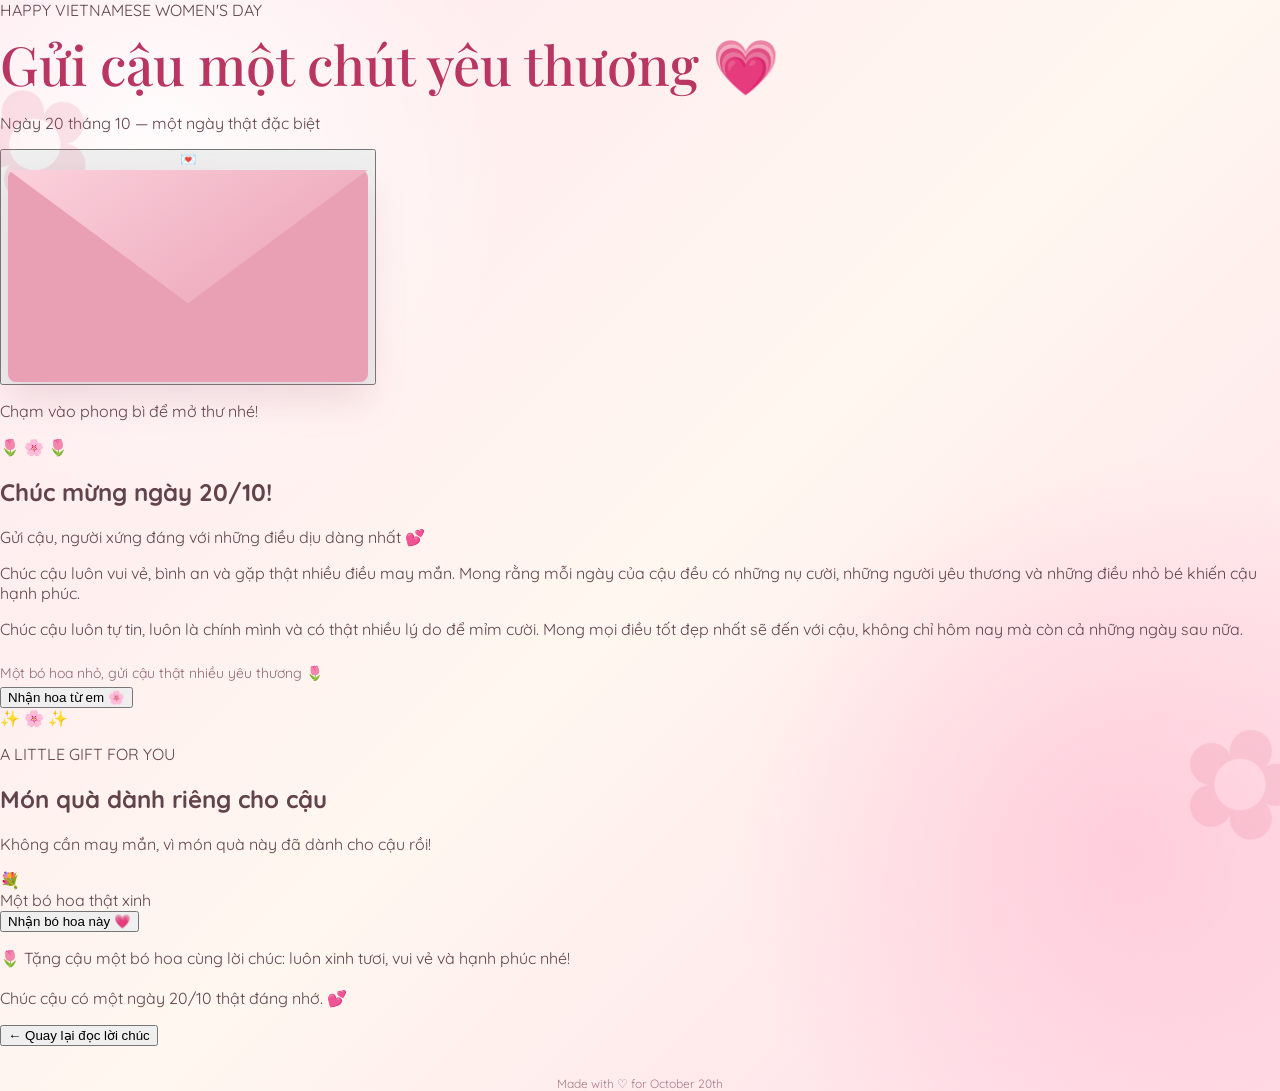
<file: daobahoang.html>
<!DOCTYPE html>
<html lang="vi">
<head>
    <meta charset="UTF-8">
    <meta name="viewport" content="width=device-width, initial-scale=1.0">
    <title>Thiệp 20/10 - Gửi người đặc biệt 🌷</title>
    <link rel="stylesheet" href="style.css?v=4">
    <script src="script.js?v=4" defer></script>
</head>
<body>
    <div class="petals" id="petals"></div>

    <main class="container">
        <!-- TRANG 1: PHONG BÌ -->
        <section class="page active" id="homePage">
            <div class="top-label">HAPPY VIETNAMESE WOMEN'S DAY</div>
            <h1>Gửi cậu một chút yêu thương 💗</h1>
            <p class="subtitle">Ngày 20 tháng 10 — một ngày thật đặc biệt</p>

            <button class="envelope-button" id="envelopeButton"
                    aria-label="Mở phong bì">
                <div class="envelope">
                    <div class="letter">
                        <span>💌</span>
                        <p>Một lời chúc dành riêng cho cậu</p>
                    </div>
                    <div class="envelope-back"></div>
                    <div class="envelope-flap"></div>
                    <div class="heart-seal">♥</div>
                </div>
            </button>

            <p class="hint" id="envelopeHint">
                Chạm vào phong bì để mở thư nhé!
            </p>
        </section>

        <!-- TRANG 2: LỜI CHÚC -->
        <section class="page" id="letterPage">
            <div class="letter-card">
                <div class="flower-decoration">🌷 🌸 🌷</div>
                <h2>Chúc mừng ngày 20/10!</h2>

                <p class="greeting">Gửi cậu, người xứng đáng với những điều dịu dàng nhất 💕</p>

                <p>
                    Chúc cậu luôn vui vẻ, bình an và gặp thật nhiều điều may mắn.
                    Mong rằng mỗi ngày của cậu đều có những nụ cười,
                    những người yêu thương và những điều nhỏ bé khiến cậu hạnh phúc.
                </p>

                <p>
                    Chúc cậu luôn tự tin, luôn là chính mình và có thật nhiều
                    lý do để mỉm cười. Mong mọi điều tốt đẹp nhất sẽ đến với cậu,
                    không chỉ hôm nay mà còn cả những ngày sau nữa.
                </p>

                <p class="signature">
                    Một bó hoa nhỏ, gửi cậu thật nhiều yêu thương 🌷
                </p>

                <button class="primary-button" id="flowerButton">
                    Nhận hoa từ em 🌸
                </button>
            </div>
        </section>

        <!-- TRANG 3: NHẬN HOA -->
        <section class="page" id="giftPage">
            <div class="gift-card">
                <div class="gift-sparkles">✨ 🌸 ✨</div>
                <p class="top-label">A LITTLE GIFT FOR YOU</p>
                <h2>Món quà dành riêng cho cậu</h2>
                <p class="subtitle">Không cần may mắn, vì món quà này đã dành cho cậu rồi!</p>

                <div class="flower-box" id="flowerBox">
                    <div class="bouquet">💐</div>
                    <div class="flower-caption">Một bó hoa thật xinh</div>
                </div>

                <button class="primary-button" id="receiveButton">
                    Nhận bó hoa này 💗
                </button>

                <p class="gift-message hidden" id="giftMessage">
                    🌷 Tặng cậu một bó hoa cùng lời chúc:
                    luôn xinh tươi, vui vẻ và hạnh phúc nhé!
                    <br><br>
                    Chúc cậu có một ngày 20/10 thật đáng nhớ. 💕
                </p>

                <button class="secondary-button" id="backButton">
                    ← Quay lại đọc lời chúc
                </button>
            </div>
        </section>
    </main>

    <footer>Made with ♡ for October 20th</footer>
</body>
</html>
</file>
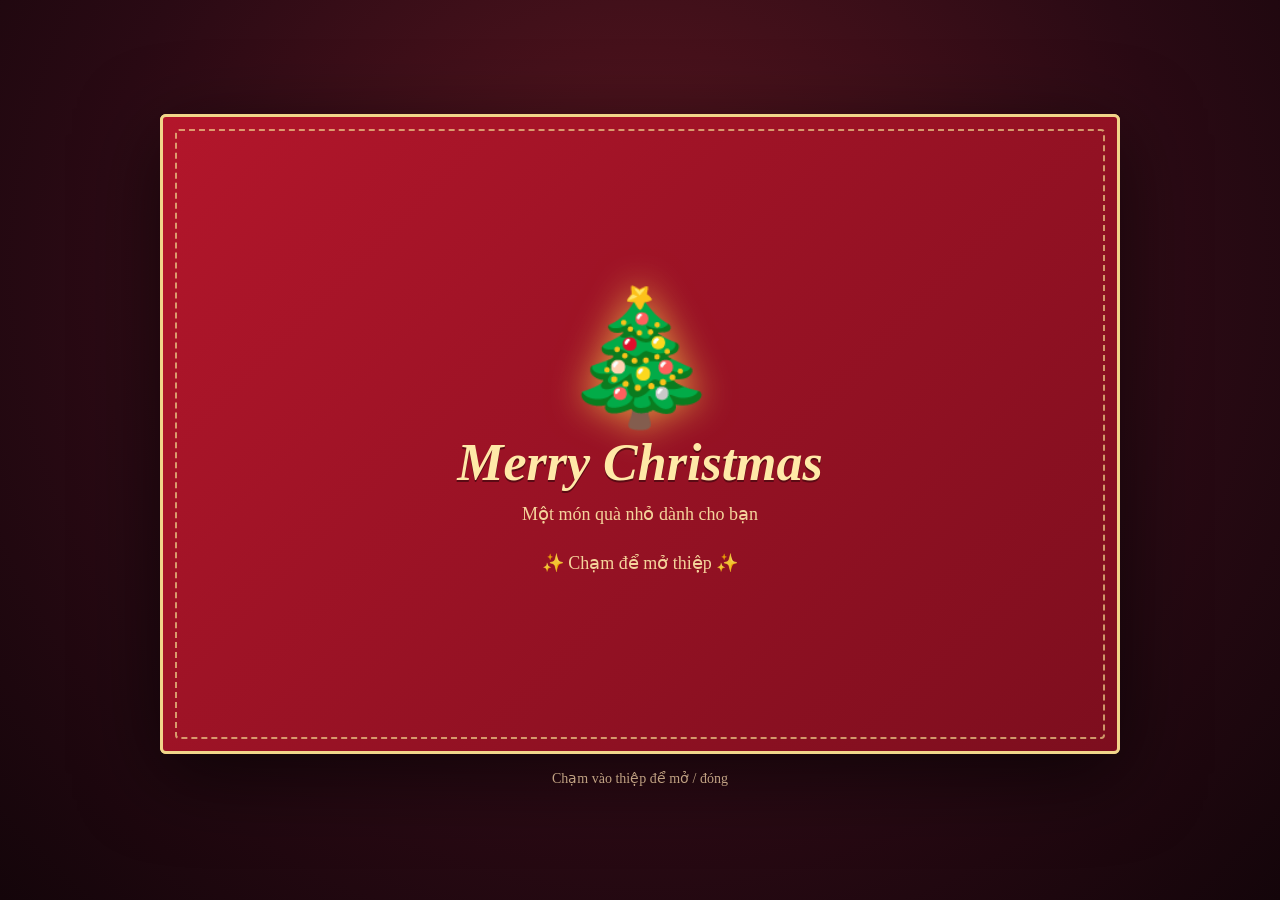
<file: giangsinh.html>
<!DOCTYPE html>
<html lang="vi">
<head>
<meta charset="UTF-8">
<meta name="viewport" content="width=device-width, initial-scale=1, viewport-fit=cover">
<title>Thiệp Giáng sinh</title>
<style>
*{margin:0;padding:0;box-sizing:border-box}
html,body{width:100%;height:100%;overflow:hidden;font-family:Georgia,serif}
body{display:flex;flex-direction:column;align-items:center;justify-content:center;gap:16px;
background:radial-gradient(ellipse at 50% 30%,#5a1620 0%,#2a0a14 60%,#14050a 100%);
padding:env(safe-area-inset-top,0px) 0 env(safe-area-inset-bottom,0px)}
.card{position:relative;width:min(94vw,960px,calc((100dvh - 90px) * 1.5));aspect-ratio:3/2;perspective:1800px;cursor:pointer;
filter:drop-shadow(0 20px 40px rgba(0,0,0,.6))}
@media (orientation:portrait){.card{width:min(90vw,520px,calc((100dvh - 110px) * .7));aspect-ratio:7/10}}
.inside{position:absolute;inset:0;border-radius:6px;overflow:hidden;background:#0a1230;border:3px solid #f1d58a}
canvas{position:absolute;inset:0;width:100%;height:100%}
.greet{position:absolute;top:4%;width:100%;text-align:center;color:#ffe9a8;padding:0 12px;
text-shadow:0 0 14px #ffb347,0 0 30px #ff9d2e;opacity:0;transition:opacity 1.2s ease 1.2s}
.greet b{display:block;font:italic 700 clamp(22px,5.5vw,44px) Georgia,serif;letter-spacing:2px}
.greet span{font-size:clamp(12px,2.4vw,18px)}
.open .greet{opacity:1}
.cover{position:absolute;inset:0;transform-origin:left center;transition:transform 1.5s cubic-bezier(.6,.05,.25,1);
backface-visibility:hidden;border-radius:6px;display:flex;flex-direction:column;align-items:center;justify-content:center;gap:2%;
background:linear-gradient(135deg,#b3162b,#7d0e1e);border:3px solid #f1d58a;color:#ffe9a8;text-align:center;padding:6%}
.cover::before{content:"";position:absolute;inset:12px;border:2px dashed rgba(241,213,138,.7);border-radius:4px}
.open .cover{transform:rotateY(-180deg)}
.tree{font-size:clamp(60px,16vw,130px);line-height:1;filter:drop-shadow(0 0 18px rgba(255,211,77,.7))}
.cover h1{font:italic 700 clamp(26px,6vw,52px) Georgia,serif;text-shadow:0 2px 0 #5a0a14}
.cover p{font-size:clamp(13px,2.4vw,18px);opacity:.9}
.tap{animation:p 1.6s ease-in-out infinite;margin-top:2%}
@keyframes p{50%{opacity:.35;transform:scale(.96)}}
.hint{color:#e9c9a0;font-size:14px;opacity:.8}
</style>
</head>
<body>
<div class="card" id="card">
  <div class="inside">
    <canvas id="bg"></canvas><canvas id="fx"></canvas>
    <div class="greet"><b>Merry Christmas</b><span id="msg"></span></div>
  </div>
  <div class="cover">
    <div class="tree">🎄</div>
    <h1>Merry Christmas</h1>
    <p id="to">Một món quà nhỏ dành cho bạn</p>
    <p class="tap">✨ Chạm để mở thiệp ✨</p>
  </div>
</div>
<div class="hint" id="hint">Chạm vào thiệp để mở / đóng</div>
<script>
const q=new URLSearchParams(location.search).get('to');
document.getElementById('msg').textContent=q?('Chúc '+q+' một mùa Giáng sinh ấm áp và bình an ✨'):'Chúc bạn một mùa Giáng sinh ấm áp và bình an ✨';
if(q)document.getElementById('to').textContent='Gửi tới '+q;
const card=document.getElementById('card');
card.onclick=()=>card.classList.toggle('open');

const bg=document.getElementById('bg'),fx=document.getElementById('fx'),b=bg.getContext('2d'),f=fx.getContext('2d');
let W,H,G,lights=[],flakes=[],stars=[],lamps=[],bigTree;
const rnd=(a,c)=>a+Math.random()*(c-a);

function tree(c,x,base,h){
  const tiers=4,trunk=h*0.1;
  c.fillStyle='#4a2c17';c.fillRect(x-h*0.035,base-trunk,h*0.07,trunk);
  const tops=[];
  for(let i=0;i<tiers;i++){
    const top=base-trunk-h*0.9+i*h*0.2,bot=top+h*0.38,w=h*(0.17+i*0.07);
    const g=c.createLinearGradient(x-w,top,x+w,bot);g.addColorStop(0,'#1d6b3a');g.addColorStop(1,'#0b3a22');
    c.fillStyle=g;c.beginPath();c.moveTo(x,top);c.lineTo(x+w,bot);c.quadraticCurveTo(x,bot-h*0.05,x-w,bot);c.closePath();c.fill();
    c.fillStyle='#f4f9ff';c.beginPath();c.moveTo(x,top);c.lineTo(x+w*0.5,top+(bot-top)*0.5);
    for(let k=1;k<=4;k++)c.quadraticCurveTo(x+w*0.5-k*w*0.25+w*0.12,top+(bot-top)*0.7,x+w*0.5-k*w*0.25,top+(bot-top)*0.5);
    c.closePath();c.fill();
    tops.push({top,bot,w});
  }
  return tops;
}

function build(){
  const r=card.getBoundingClientRect(),d=Math.min(devicePixelRatio||1,2);
  W=r.width-6;H=r.height-6;G=H*0.74;
  [bg,fx].forEach(c=>{c.width=W*d;c.height=H*d});
  b.setTransform(d,0,0,d,0,0);f.setTransform(d,0,0,d,0,0);
  lights=[];lamps=[];stars=[];
  let g=b.createLinearGradient(0,0,0,H);g.addColorStop(0,'#050b24');g.addColorStop(.55,'#16275c');g.addColorStop(1,'#3b4f8a');
  b.fillStyle=g;b.fillRect(0,0,W,H);
  for(let i=0;i<100;i++)stars.push({x:rnd(0,W),y:rnd(0,G*0.7),r:rnd(.4,1.4),p:rnd(0,6)});
  const mx=W*0.84,my=H*0.24,mr=Math.min(W,H)*0.05;
  let mg=b.createRadialGradient(mx,my,mr*.4,mx,my,mr*3.5);mg.addColorStop(0,'rgba(255,245,200,.5)');mg.addColorStop(1,'rgba(255,245,200,0)');
  b.fillStyle=mg;b.fillRect(mx-mr*4,my-mr*4,mr*8,mr*8);
  b.fillStyle='#fff6d6';b.beginPath();b.arc(mx,my,mr,0,7);b.fill();
  b.fillStyle='#a9bbe0';b.beginPath();b.moveTo(0,G);
  for(let x=0;x<=W;x+=20)b.lineTo(x,G-H*0.08-Math.sin(x/W*5)*H*0.03);
  b.lineTo(W,G);b.fill();
  for(let i=0;i<14;i++)tree(b,rnd(0,W),G-H*0.02,H*rnd(.12,.2));
  const hx=W*0.17,hw=Math.min(W*0.22,200),hh=hw*0.6,hy=G+H*0.03-hh;
  b.fillStyle='#5a3a2a';b.fillRect(hx-hw/2,hy,hw,hh);
  b.fillStyle='#3d2a3a';b.beginPath();b.moveTo(hx-hw*0.6,hy);b.lineTo(hx,hy-hh*0.6);b.lineTo(hx+hw*0.6,hy);b.fill();
  b.fillStyle='#f4f9ff';b.beginPath();b.moveTo(hx-hw*0.62,hy+3);b.lineTo(hx,hy-hh*0.64);b.lineTo(hx+hw*0.62,hy+3);b.lineTo(hx+hw*0.5,hy-2);b.lineTo(hx-hw*0.5,hy-2);b.fill();
  b.fillStyle='#ffd166';b.shadowColor='#ffb347';b.shadowBlur=25;
  b.fillRect(hx-hw*0.36,hy+hh*0.25,hw*0.22,hw*0.2);b.fillRect(hx+hw*0.14,hy+hh*0.25,hw*0.22,hw*0.2);
  b.shadowBlur=0;b.fillStyle='#3a2216';b.fillRect(hx-hw*0.07,hy+hh*0.5,hw*0.14,hh*0.5);
  let gg=b.createLinearGradient(0,G-20,0,H);gg.addColorStop(0,'#e8f0ff');gg.addColorStop(1,'#b9c8ee');
  b.fillStyle=gg;b.beginPath();b.moveTo(0,G+H*0.02);
  for(let x=0;x<=W;x+=20)b.lineTo(x,G+H*0.02+Math.sin(x/W*6+1)*H*0.012);
  b.lineTo(W,H);b.lineTo(0,H);b.fill();
  [[W*0.34,G+H*0.1,H*0.34],[W*0.68,G+H*0.1,H*0.36],[W*0.93,G+H*0.12,H*0.4]].forEach(t=>tree(b,...t));
  const bx=W*0.5,bb=G+H*0.2,bh=H*0.62;
  bigTree=tree(b,bx,bb,bh);
  bigTree.forEach(t=>{
    for(let k=-4;k<=4;k++){
      const dx=k/4*t.w*0.85,y=t.top+(t.bot-t.top)*(Math.abs(dx)/t.w)*0.85+(t.bot-t.top)*0.12+Math.sin(k*1.7)*4;
      lights.push({x:bx+dx,y,p:rnd(0,6),c:Math.random()<.7?'#ffd34d':'#ffb347',r:Math.max(2.5,bh*0.008)});
    }
  });
  lights.push({x:bx,y:bigTree[0].top-bh*0.03,star:true,p:0,r:bh*0.045});
  [[-0.1,.045,'#c0392b','#ffd34d'],[0.09,.05,'#2e86de','#fff'],[0.2,.035,'#27ae60','#ffd34d'],[-0.2,.04,'#8e44ad','#fff']].forEach(([o,s,c1,c2])=>{
    const s2=H*s,gx=bx+W*o*0.8-s2/2,gy=bb-s2*(o>0?0.2:0.6);
    b.fillStyle=c1;b.fillRect(gx,gy,s2,s2);b.fillStyle=c2;b.fillRect(gx+s2*0.43,gy,s2*0.14,s2);b.fillRect(gx,gy+s2*0.43,s2,s2*0.14);
  });
  const fy=G+H*0.1;
  b.fillStyle='#6b4a32';
  for(let x=0;x<W;x+=38)b.fillRect(x,fy,8,H*0.09);
  b.fillRect(0,fy+H*0.02,W,6);
  b.fillStyle='#f4f9ff';for(let x=0;x<W;x+=38)b.fillRect(x-1,fy-3,10,5);
  for(let x=10;x<W;x+=26)lights.push({x,y:fy+H*0.012+Math.sin(x/38*Math.PI)*8,p:rnd(0,6),c:'#ffd34d',r:3});
  [W*0.28,W*0.78].forEach(x=>{
    const top=G-H*0.05;
    b.fillStyle='#222';b.fillRect(x-3,top,6,H*0.22);b.fillRect(x-9,top-4,18,6);
    lamps.push({x,y:top-12});
  });
  flakes=[];for(let i=0;i<Math.floor(W*H/5000);i++)flakes.push({x:rnd(0,W),y:rnd(0,H),r:rnd(1,3.6),v:rnd(.4,1.5),a:rnd(0,6),s:rnd(.3,1.1)});
}

let t=0;
function draw(){
  t+=0.016;
  f.clearRect(0,0,W,H);
  stars.forEach(s=>{f.globalAlpha=.4+.6*Math.abs(Math.sin(t*1.5+s.p));f.fillStyle='#fff';f.beginPath();f.arc(s.x,s.y,s.r,0,7);f.fill()});
  f.globalAlpha=1;
  f.globalCompositeOperation='lighter';
  lights.forEach(l=>{
    const k=.55+.45*Math.sin(t*2.2+l.p),R=l.star?l.r*5:l.r*6;
    const g=f.createRadialGradient(l.x,l.y,0,l.x,l.y,R);
    g.addColorStop(0,l.star?'rgba(255,240,170,.9)':'rgba(255,200,80,'+(.8*k)+')');g.addColorStop(1,'rgba(255,170,40,0)');
    f.fillStyle=g;f.beginPath();f.arc(l.x,l.y,R,0,7);f.fill();
  });
  lamps.forEach(l=>{
    const g=f.createRadialGradient(l.x,l.y,0,l.x,l.y+H*0.08,H*0.18);
    g.addColorStop(0,'rgba(255,214,110,.75)');g.addColorStop(1,'rgba(255,170,40,0)');
    f.fillStyle=g;f.beginPath();f.arc(l.x,l.y+H*0.04,H*0.18,0,7);f.fill();
  });
  f.globalCompositeOperation='source-over';
  lights.forEach(l=>{
    f.fillStyle=l.star?'#fff2a8':l.c;f.beginPath();
    if(l.star){for(let i=0;i<10;i++){const r=i%2?l.r*.45:l.r,a=i*Math.PI/5-Math.PI/2;f.lineTo(l.x+Math.cos(a)*r,l.y+Math.sin(a)*r)}}
    else f.arc(l.x,l.y,l.r*.6,0,7);
    f.fill();
  });
  lamps.forEach(l=>{f.fillStyle='#fff3b0';f.beginPath();f.arc(l.x,l.y,5,0,7);f.fill()});
  f.fillStyle='#fff';
  flakes.forEach(s=>{
    s.y+=s.v;s.a+=0.012;s.x+=Math.sin(s.a)*s.s+0.25;
    if(s.y>H+5){s.y=-5;s.x=rnd(0,W)}if(s.x>W+5)s.x=-5;
    f.globalAlpha=s.r>3?.55:.9;f.shadowColor='#fff';f.shadowBlur=s.r*1.5;
    f.beginPath();f.arc(s.x,s.y,s.r,0,7);f.fill();
  });
  f.shadowBlur=0;f.globalAlpha=1;
  requestAnimationFrame(draw);
}
addEventListener('resize',build);
build();draw();
</script>
</body>
</html>
</file>
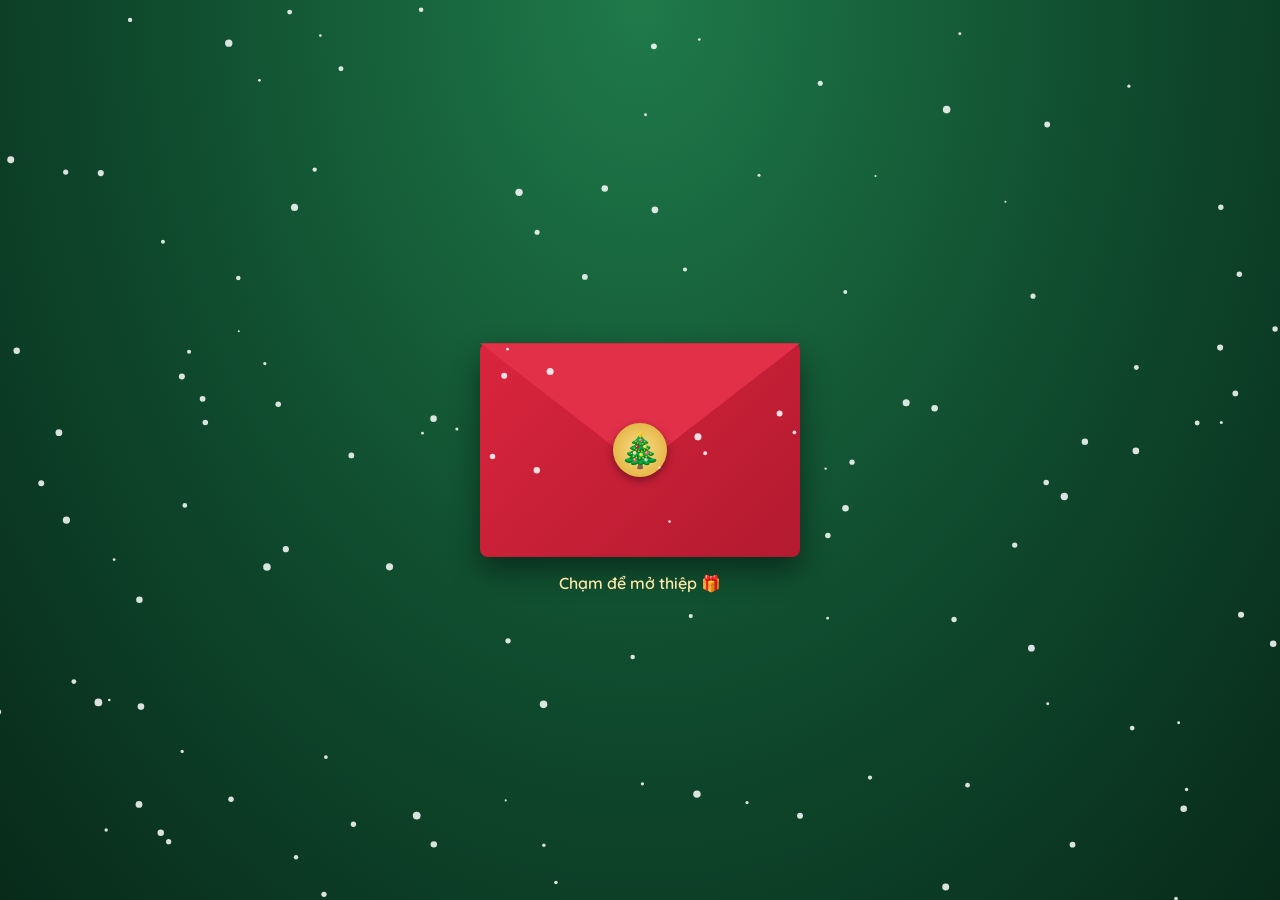
<file: moi-noel.html>
<!DOCTYPE html>
<html lang="vi">
<head>
<meta charset="UTF-8">
<meta name="viewport" content="width=device-width, initial-scale=1, viewport-fit=cover">
<title>Thiệp Giáng sinh dành cho anh 🎄</title>
<link rel="preconnect" href="https://fonts.googleapis.com">
<link href="https://fonts.googleapis.com/css2?family=Dancing+Script:wght@600;700&family=Quicksand:wght@500;600&display=swap&subset=vietnamese" rel="stylesheet">
<style>
:root{--red:#c0182f;--green:#0f5a36;--gold:#f1c75b;--ink:#4a1a22;--paper:#fffaf0;--line:#f1e3cf}
*{margin:0;padding:0;box-sizing:border-box}
html,body{width:100%;height:100%;overflow:hidden}
body{font-family:'Quicksand',system-ui,sans-serif;color:var(--ink);
background:radial-gradient(ellipse at 50% 0%,#1f7a4a 0%,#0f4a2d 55%,#082a1a 100%);
display:flex;align-items:center;justify-content:center;
padding:env(safe-area-inset-top,0px) 0 env(safe-area-inset-bottom,0px)}
#snow{position:fixed;inset:0;width:100%;height:100%;pointer-events:none;z-index:5}
.stage{position:relative;width:min(92vw,440px);height:min(86dvh,640px);display:flex;align-items:center;justify-content:center;z-index:2}
/* envelope */
.env{position:absolute;width:min(78vw,320px);aspect-ratio:3/2;cursor:pointer;transition:transform .9s ease,opacity .6s ease;animation:float 3s ease-in-out infinite}
@keyframes float{50%{transform:translateY(-8px)}}
.env .back{position:absolute;inset:0;background:#9e1226;border-radius:8px;box-shadow:0 14px 30px rgba(0,0,0,.45)}
.env .front{position:absolute;inset:0;border-radius:8px;background:linear-gradient(135deg,#d9253d,#b31a30);clip-path:polygon(0 0,50% 55%,100% 0,100% 100%,0 100%)}
.env .flap{position:absolute;left:0;top:0;width:100%;height:58%;transform-origin:top;background:#e23049;clip-path:polygon(0 0,100% 0,50% 100%);transition:transform .7s ease;z-index:3}
.env .seal{position:absolute;left:50%;top:50%;transform:translate(-50%,-50%);font-size:34px;z-index:4;transition:opacity .3s;
background:radial-gradient(circle,#ffe08a,#d9a62e);width:54px;height:54px;border-radius:50%;display:flex;align-items:center;justify-content:center;box-shadow:0 3px 8px rgba(0,0,0,.4)}
.env .tap{position:absolute;bottom:-36px;width:100%;text-align:center;font-weight:600;color:#ffe9a8;animation:pulse 1.6s infinite}
@keyframes pulse{50%{opacity:.4}}
.opened .env{animation:none;transform:translateY(120px) scale(.9);opacity:0;pointer-events:none}
.opened .env .flap{transform:rotateX(180deg)}
.opened .env .seal,.opened .env .tap{opacity:0}
/* letter */
.letter{position:absolute;width:min(92vw,440px);max-height:100%;overflow:auto;background:var(--paper);border-radius:14px;padding:28px 24px 24px;
border:3px solid var(--gold);box-shadow:0 20px 50px rgba(0,0,0,.5);
background-image:repeating-linear-gradient(transparent 0 31px,var(--line) 31px 32px);
transform:translateY(60px) scale(.4);opacity:0;pointer-events:none;transition:transform .9s cubic-bezier(.2,.9,.3,1.2) .5s,opacity .5s ease .5s}
.opened .letter{transform:none;opacity:1;pointer-events:auto}
.letter h1{font:700 34px 'Dancing Script',cursive;color:var(--red);margin-bottom:10px}
.letter p{line-height:32px;font-size:16px;font-weight:500}
.info{margin:12px 0;padding:10px 14px;background:rgba(255,255,255,.9);border:1.5px dashed var(--green);border-radius:12px;line-height:1.9;font-weight:600}
.sign{font:700 28px 'Dancing Script',cursive;color:var(--red);text-align:right;margin-top:8px}
.btns{position:relative;height:74px;margin-top:14px}
button{font:600 16px 'Quicksand',sans-serif;border:0;border-radius:999px;padding:12px 22px;cursor:pointer;touch-action:manipulation}
#yes{background:var(--red);color:#fff;box-shadow:0 6px 16px rgba(192,24,47,.5);position:absolute;left:0;top:10px;transition:transform .2s}
#yes:hover{transform:scale(1.06)}
#no{background:#fff;color:var(--ink);border:1.5px solid #d9c3a5;position:absolute;right:0;top:10px;transition:left .25s,top .25s}
.pop{position:fixed;pointer-events:none;font-size:26px;animation:pop 1.6s ease-out forwards;z-index:9}
@keyframes pop{to{transform:translate(var(--dx),var(--dy)) rotate(40deg);opacity:0}}
/* page 2 */
.page2{position:fixed;inset:0;z-index:4;display:flex;flex-direction:column;align-items:center;justify-content:center;text-align:center;padding:24px;
background:radial-gradient(ellipse at 50% 20%,#1c2f6b 0%,#0b1536 60%,#050a1f 100%);color:#fff3cf;
opacity:0;pointer-events:none;transition:opacity 1.4s ease}
.go .page2{opacity:1;pointer-events:auto}
.lights{position:absolute;top:calc(env(safe-area-inset-top,0px) + 6px);left:0;width:100%;display:flex;justify-content:space-around}
.lights i{width:11px;height:11px;border-radius:50%;background:#ffd34d;box-shadow:0 0 12px 4px rgba(255,200,70,.8);animation:tw 1.8s ease-in-out infinite}
@keyframes tw{50%{opacity:.25;transform:scale(.8)}}
.big{font-size:clamp(80px,22vw,130px);line-height:1;filter:drop-shadow(0 0 22px rgba(255,211,77,.8));animation:float 3s ease-in-out infinite}
.page2 h2{font:700 clamp(34px,9vw,52px) 'Dancing Script',cursive;color:#ffe08a;text-shadow:0 0 18px #ffb347;margin:10px 0}
.page2 p{max-width:420px;line-height:1.7;font-size:17px;font-weight:500}
.recap{margin:16px 0;padding:12px 18px;border:1.5px dashed #ffe08a;border-radius:14px;line-height:1.9;font-weight:600;background:rgba(255,255,255,.07)}
.page2 .sign2{font:700 28px 'Dancing Script',cursive;color:#ffe08a;margin-top:6px}
</style>
</head>
<body>
<div class="stage" id="stage">
  <div class="env" id="env">
    <div class="back"></div><div class="front"></div><div class="flap"></div>
    <div class="seal">🎄</div>
    <div class="tap">Chạm để mở thiệp 🎁</div>
  </div>
  <div class="letter">
    <h1 id="hello"></h1>
    <p id="body1"></p>
    <div class="info" id="info"></div>
    <p id="body2"></p>
    <div class="sign" id="sign"></div>
    <div class="btns">
      <button id="yes">Anh đồng ý 🎄</button>
      <button id="no">Để anh nghĩ đã</button>
    </div>
  </div>
</div>

<div class="page2" id="page2">
  <div class="lights" id="lights"></div>
  <div class="big">🎄</div>
  <h2 id="thx"></h2>
  <p id="thxText"></p>
  <div class="recap" id="recap"></div>
  <p id="thxEnd"></p>
  <div class="sign2" id="sign2"></div>
</div>
<canvas id="snow"></canvas>

<script>
// ====== SỬA THÔNG TIN Ở ĐÂY ======
const C={
  to:'Hoàng',
  from:'Em',
  date:'Đêm Giáng sinh (24/12)',
  time:'19:00',
  place:'Anh chọn nhé, em đi đâu cũng được',
  line1:'Giáng sinh năm nay, em muốn dành cho anh một buổi tối thật đặc biệt. Mình cùng nhau đi dạo dưới ánh đèn, ăn một bữa thật ngon và ngắm Noel nhé?',
  line2:'Anh đồng ý đi cùng em nhé! Anh bấm nút bên dưới để trả lời em.',
  thx:'Cảm ơn anh nhiều lắm! 🥰',
  thxText:'Em vui lắm vì anh đã nhận lời. Em sẽ chờ đến ngày hôm đó, và em tin đó sẽ là một Giáng sinh thật đáng nhớ của hai đứa mình.',
  thxEnd:'Giáng sinh an lành, anh Hoàng của em ❤️'
};
// ==================================
const $=id=>document.getElementById(id),p=new URLSearchParams(location.search);
const name=p.get('to')||C.to,date=p.get('date')||C.date,time=p.get('time')||C.time,place=p.get('place')||C.place,from=p.get('from')||C.from;
const infoHTML='📅 <b>Ngày:</b> '+date+'<br>⏰ <b>Giờ:</b> '+time+'<br>📍 <b>Nơi:</b> '+place;
$('hello').textContent='Gửi anh '+name+' 🎄';
$('body1').textContent=C.line1;$('info').innerHTML=infoHTML;$('body2').textContent=C.line2;
$('sign').textContent='— '+from+' ♡';
$('thx').textContent=C.thx;$('thxText').textContent=C.thxText;$('recap').innerHTML=infoHTML;
$('thxEnd').textContent=C.thxEnd;$('sign2').textContent='— '+from+' ♡';
document.title='Thiệp Giáng sinh gửi anh '+name+' 🎄';
const cols=['#ffd34d','#ff6b6b','#7ee081','#7ec8ff'];
for(let i=0;i<14;i++){const l=document.createElement('i');l.style.background=cols[i%4];
l.style.boxShadow='0 0 12px 4px '+cols[i%4];l.style.animationDelay=(i*.25)+'s';l.style.marginTop=(Math.sin(i)*6+6)+'px';$('lights').appendChild(l)}

$('env').onclick=()=>$('stage').classList.add('opened');

// nút "Để anh nghĩ đã" chạy trốn
const no=$('no'),yes=$('yes'),box=document.querySelector('.btns');
const txt=['Để anh nghĩ đã','Bắt không được đâu 😝','Thôi mà, đồng ý đi','Nút này hư rồi 🙈','Đừng bấm nữa 🥺'];let n=0;
function run(e){
  e.preventDefault();n++;no.textContent=txt[Math.min(n,txt.length-1)];
  const bw=box.clientWidth-no.offsetWidth,bh=box.clientHeight-no.offsetHeight;
  no.style.right='auto';no.style.left=Math.random()*bw+'px';no.style.top=Math.random()*bh+'px';
  yes.style.transform='scale('+Math.min(1+n*.08,1.5)+')';
}
no.addEventListener('mouseenter',run);no.addEventListener('touchstart',run,{passive:false});no.addEventListener('click',run);

// đồng ý -> trang cảm ơn
const em=['🎄','⭐','❄️','🎁','💖'];
yes.onclick=()=>{
  const r=document.querySelector('.letter').getBoundingClientRect();
  for(let i=0;i<40;i++){
    const s=document.createElement('span');s.className='pop';s.textContent=em[i%5];
    s.style.left=(r.left+r.width/2)+'px';s.style.top=(r.top+r.height/2)+'px';
    s.style.setProperty('--dx',(Math.random()*2-1)*innerWidth*.5+'px');
    s.style.setProperty('--dy',(Math.random()*2-1)*innerHeight*.5+'px');
    s.style.animationDelay=Math.random()*.3+'s';
    document.body.appendChild(s);setTimeout(()=>s.remove(),2400);
  }
  setTimeout(()=>document.body.classList.add('go'),900);
};

// tuyết rơi
const cv=$('snow'),x=cv.getContext('2d');let W,H,fl=[];
function rs(){W=cv.width=innerWidth;H=cv.height=innerHeight;fl=[];for(let i=0;i<Math.floor(W*H/9000);i++)fl.push({x:Math.random()*W,y:Math.random()*H,r:1+Math.random()*3,v:.4+Math.random()*1.3,a:Math.random()*6,s:.3+Math.random()})}
function dr(){x.clearRect(0,0,W,H);x.fillStyle='#fff';
  fl.forEach(s=>{s.y+=s.v;s.a+=.012;s.x+=Math.sin(s.a)*s.s+.2;if(s.y>H+5){s.y=-5;s.x=Math.random()*W}if(s.x>W+5)s.x=-5;
    x.globalAlpha=.85;x.beginPath();x.arc(s.x,s.y,s.r,0,7);x.fill()});
  requestAnimationFrame(dr)}
addEventListener('resize',rs);rs();dr();
</script>
</body>
</html>
</file>
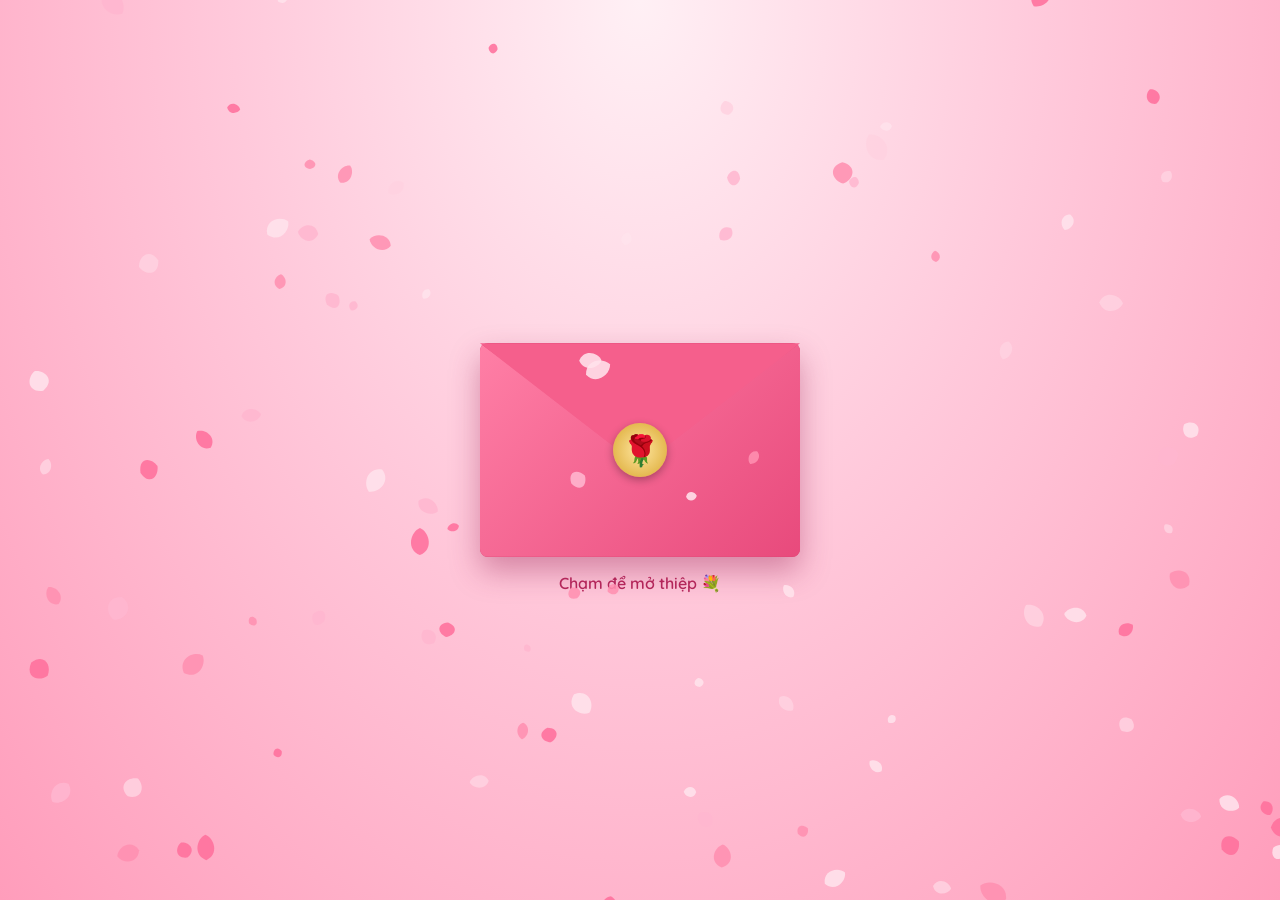
<file: thiep-2010.html>
<!DOCTYPE html>
<html lang="vi">
<head>
<meta charset="UTF-8">
<meta name="viewport" content="width=device-width, initial-scale=1, viewport-fit=cover">
<title>Thiệp 20/10 💐</title>
<link rel="preconnect" href="https://fonts.googleapis.com">
<link href="https://fonts.googleapis.com/css2?family=Dancing+Script:wght@600;700&family=Quicksand:wght@500;600&display=swap&subset=vietnamese" rel="stylesheet">
<style>
:root{--rose:#e0457b;--deep:#b3265a;--gold:#f2c46d;--ink:#5a2238;--paper:#fff7f1;--line:#f7e1e6}
*{margin:0;padding:0;box-sizing:border-box}
html,body{width:100%;height:100%;overflow:hidden}
body{font-family:'Quicksand',system-ui,sans-serif;color:var(--ink);
background:radial-gradient(ellipse at 50% 0%,#fff0f5 0%,#ffc9db 45%,#ff9dbb 100%);
display:flex;align-items:center;justify-content:center;
padding:env(safe-area-inset-top,0px) 0 env(safe-area-inset-bottom,0px)}
#petals{position:fixed;inset:0;width:100%;height:100%;pointer-events:none;z-index:5}
.stage{position:relative;width:min(92vw,440px);height:min(88dvh,660px);display:flex;align-items:center;justify-content:center;z-index:2}
/* envelope */
.env{position:absolute;width:min(78vw,320px);aspect-ratio:3/2;cursor:pointer;transition:transform .9s ease,opacity .6s ease;animation:float 3s ease-in-out infinite}
@keyframes float{50%{transform:translateY(-8px)}}
.env .back{position:absolute;inset:0;background:#d6416f;border-radius:8px;box-shadow:0 14px 30px rgba(150,30,80,.4)}
.env .front{position:absolute;inset:0;border-radius:8px;background:linear-gradient(135deg,#ff7fa6,#e84a7c);clip-path:polygon(0 0,50% 55%,100% 0,100% 100%,0 100%)}
.env .flap{position:absolute;left:0;top:0;width:100%;height:58%;transform-origin:top;background:#f55f8c;clip-path:polygon(0 0,100% 0,50% 100%);transition:transform .7s ease;z-index:3}
.env .seal{position:absolute;left:50%;top:50%;transform:translate(-50%,-50%);width:54px;height:54px;border-radius:50%;z-index:4;transition:opacity .3s;
background:radial-gradient(circle,#ffe6a0,#d9a62e);display:flex;align-items:center;justify-content:center;font-size:30px;box-shadow:0 3px 8px rgba(0,0,0,.3)}
.env .tap{position:absolute;bottom:-36px;width:100%;text-align:center;font-weight:600;color:var(--deep);animation:pulse 1.6s infinite}
@keyframes pulse{50%{opacity:.4}}
.opened .env{animation:none;transform:translateY(120px) scale(.9);opacity:0;pointer-events:none}
.opened .env .flap{transform:rotateX(180deg)}
.opened .env .seal,.opened .env .tap{opacity:0}
/* letter */
.letter{position:absolute;width:min(92vw,440px);max-height:100%;overflow:auto;background:var(--paper);border-radius:16px;padding:26px 24px 24px;text-align:center;
border:3px solid var(--gold);box-shadow:0 0 60px rgba(255,255,255,.7),0 20px 50px rgba(150,30,80,.35);
transform:translateY(60px) scale(.4);opacity:0;pointer-events:none;transition:transform .9s cubic-bezier(.2,.9,.3,1.2) .5s,opacity .5s ease .5s}
.opened .letter{transform:none;opacity:1;pointer-events:auto}
.date{font:700 clamp(56px,16vw,76px) 'Dancing Script',cursive;line-height:1;
background:linear-gradient(135deg,#ff5c8a,#b3265a,#f2a63d);-webkit-background-clip:text;background-clip:text;color:transparent;filter:drop-shadow(0 3px 6px rgba(224,69,123,.3))}
.letter h1{font:700 24px 'Dancing Script',cursive;color:var(--deep);margin:2px 0 12px}
.to{font-weight:600;margin-bottom:8px}
.wish{line-height:1.65;font-size:15.5px;font-weight:500;margin:0 0 9px;opacity:0}
.opened .wish{animation:up .8s ease both;animation-delay:calc(1.5s + var(--i)*.9s)}
@keyframes up{from{opacity:0;transform:translateY(14px)}to{opacity:1;transform:none}}
.sign{font:700 28px 'Dancing Script',cursive;color:var(--rose);margin-top:6px;opacity:0}
.opened .sign{animation:up .8s ease both;animation-delay:5.3s}
.btn{margin-top:10px;font:600 16px 'Quicksand',sans-serif;border:0;border-radius:999px;padding:12px 26px;cursor:pointer;color:#fff;
background:linear-gradient(135deg,#ff6b9a,#e0457b);box-shadow:0 6px 16px rgba(224,69,123,.5);opacity:0;touch-action:manipulation}
.opened .btn{animation:up .8s ease both;animation-delay:6.1s}
.final{display:none;margin-top:12px;font:700 clamp(26px,7vw,34px) 'Dancing Script',cursive;line-height:1.25;color:var(--deep);animation:up 1s ease both}
.sent .btn{display:none}.sent .final{display:block}
.pop{position:fixed;pointer-events:none;font-size:28px;animation:pop 1.8s ease-out forwards;z-index:9}
@keyframes pop{to{transform:translate(var(--dx),var(--dy)) rotate(50deg);opacity:0}}
/* trang bầu trời */
.sky{position:fixed;inset:0;z-index:4;background:linear-gradient(180deg,#2f9bff 0%,#7cc9ff 45%,#d8f1ff 100%);opacity:0;pointer-events:none;transition:opacity 1.6s ease;overflow:hidden}
.go .sky{opacity:1;pointer-events:auto}
.sun{position:absolute;top:7%;right:12%;width:84px;height:84px;border-radius:50%;background:radial-gradient(circle,#fffbd0 35%,rgba(255,236,130,0) 72%);box-shadow:0 0 80px 40px rgba(255,240,150,.55);animation:glow 4s ease-in-out infinite alternate}
@keyframes glow{to{transform:scale(1.12)}}
.cloud{position:absolute;left:-220px;background:#fff;border-radius:60px;opacity:.92;animation:drift linear infinite}
.cloud::before,.cloud::after{content:'';position:absolute;background:#fff;border-radius:50%}
.c1{top:12%;width:140px;height:40px;animation-duration:70s}
.c1::before{width:64px;height:64px;top:-30px;left:22px}.c1::after{width:50px;height:50px;top:-20px;left:74px}
.c2{top:27%;width:110px;height:32px;animation-duration:95s;animation-delay:-40s;opacity:.8}
.c2::before{width:50px;height:50px;top:-24px;left:16px}.c2::after{width:40px;height:40px;top:-16px;left:58px}
.c3{top:40%;width:170px;height:46px;animation-duration:120s;animation-delay:-80s;opacity:.7}
.c3::before{width:76px;height:76px;top:-36px;left:28px}.c3::after{width:58px;height:58px;top:-24px;left:92px}
@keyframes drift{to{transform:translateX(calc(100vw + 440px))}}
.bf{position:absolute;font-size:26px;animation:fly 10s ease-in-out infinite}
.b1{top:52%;left:10%}.b2{top:44%;right:18%;animation-delay:-5s}
@keyframes fly{0%,100%{transform:translate(0,0) rotate(-10deg)}25%{transform:translate(60px,-34px) rotate(12deg)}50%{transform:translate(120px,8px) rotate(-6deg)}75%{transform:translate(50px,44px) rotate(10deg)}}
.skytext{position:absolute;top:calc(env(safe-area-inset-top,0px) + 14%);width:100%;text-align:center;padding:0 20px}
.s1,.s2{opacity:0}
.s1{font:700 clamp(38px,11vw,68px) 'Dancing Script',cursive;line-height:1.15;color:#fff;text-shadow:0 2px 14px rgba(224,69,123,.75),0 0 30px rgba(255,255,255,.8)}
.s2{margin-top:10px;font:600 clamp(16px,4vw,22px) 'Quicksand',sans-serif;color:#fff;text-shadow:0 1px 8px rgba(0,60,120,.55)}
.go .s1{animation:up 1.4s ease 1.2s both}.go .s2{animation:up 1.2s ease 2.3s both}
#garden{position:absolute;inset:0;width:100%;height:100%}
</style>
</head>
<body>
<canvas id="petals"></canvas>
<div class="sky" id="sky">
  <div class="sun"></div>
  <div class="cloud c1"></div><div class="cloud c2"></div><div class="cloud c3"></div>
  <div class="bf b1">🦋</div><div class="bf b2">🦋</div>
  <canvas id="garden"></canvas>
  <div class="skytext"><div class="s1" id="s1"></div><div class="s2" id="s2"></div></div>
</div>
<div class="stage" id="stage">
  <div class="env" id="env">
    <div class="back"></div><div class="front"></div><div class="flap"></div>
    <div class="seal">🌹</div>
    <div class="tap">Chạm để mở thiệp 💐</div>
  </div>
  <div class="letter">
    <div class="date">20/10</div>
    <h1>Chúc mừng ngày Phụ nữ Việt Nam 💐</h1>
    <div class="to" id="to"></div>
    <p class="wish" style="--i:0" id="w0"></p>
    <p class="wish" style="--i:1" id="w1"></p>
    <p class="wish" style="--i:2" id="w2"></p>
    <p class="wish" style="--i:3" id="w3"></p>
    <div class="sign" id="sign"></div>
    <button class="btn" id="bt">Nhận hoa từ em 💐</button>
    <div class="final" id="fin"></div>
  </div>
</div>
<script>
// ====== SỬA LỜI CHÚC Ở ĐÂY ======
const C={
  to:'Gửi các chị ở MLB,',
  from:'Em Thế Anh',
  w:[
    'Hôm nay là 20/10, em xin chúc các chị một ngày thật rạng rỡ, ngập tràn hoa, quà và những lời yêu thương.',
    'Chúc các chị luôn xinh đẹp, tươi trẻ và luôn nở nụ cười thật tươi mỗi ngày.',
    'Chúc các chị công việc thuận lợi, sức khỏe dồi dào và mọi điều mong muốn đều thành hiện thực.',
    'Cảm ơn các chị đã luôn tốt với em và làm cho MLB thêm nhiều niềm vui.'
  ],
  final:'Chúc các chị luôn xinh đẹp ✨'
};
// ==================================
const $=id=>document.getElementById(id),p=new URLSearchParams(location.search);
$('to').textContent=p.get('to')||C.to;
C.w.forEach((t,i)=>$('w'+i).textContent=t);
$('sign').textContent='— '+(p.get('from')||C.from)+' 🌷';
$('fin').textContent=C.final;
$('s1').textContent=C.final;$('s2').textContent='Chúc mừng 20/10 💐 — '+(p.get('from')||C.from);

$('env').onclick=()=>$('stage').classList.add('opened');

const em=['🌸','🌷','🌹','💐','🌺','✨'];
$('bt').onclick=()=>{
  $('stage').classList.add('sent');setTimeout(()=>{document.body.classList.add('go');startGarden()},1100);
  const r=document.querySelector('.letter').getBoundingClientRect();
  for(let i=0;i<46;i++){
    const s=document.createElement('span');s.className='pop';s.textContent=em[i%6];
    s.style.left=(r.left+r.width/2)+'px';s.style.top=(r.top+r.height*.75)+'px';
    s.style.setProperty('--dx',(Math.random()*2-1)*innerWidth*.5+'px');
    s.style.setProperty('--dy',(-Math.random()*innerHeight*.7)+'px');
    s.style.animationDelay=Math.random()*.4+'s';
    document.body.appendChild(s);setTimeout(()=>s.remove(),2600);
  }
};

// cánh hoa rơi
const cv=$('petals'),x=cv.getContext('2d'),cols=['#ffb6cf','#ff8fb1','#ffd1e0','#ff6f9c','#ffe3ec'];let W,H,ps=[],T=0;
function mk(init){return{x:Math.random()*W,y:init?Math.random()*H:-20,r:6+Math.random()*10,v:.5+Math.random()*1.2,a:Math.random()*6,s:.5+Math.random()*1.2,rot:Math.random()*6,vr:(Math.random()-.5)*.05,c:cols[Math.random()*5|0]}}
function rs(){W=cv.width=innerWidth;H=cv.height=innerHeight;ps=[];for(let i=0;i<Math.floor(W*H/14000)+12;i++)ps.push(mk(true))}
function dr(){T+=.016;x.clearRect(0,0,W,H);const wind=Math.sin(T*.4)*.8;
  ps.forEach(q=>{q.y+=q.v;q.a+=.02;q.x+=Math.sin(q.a)*q.s+wind;q.rot+=q.vr;
    if(q.y>H+20)Object.assign(q,mk(false));if(q.x>W+20)q.x=-20;if(q.x<-20)q.x=W+20;
    x.save();x.translate(q.x,q.y);x.rotate(q.rot);x.scale(1,.55+.45*Math.abs(Math.sin(q.a)));
    x.fillStyle=q.c;x.globalAlpha=.88;x.beginPath();x.moveTo(0,-q.r);
    x.bezierCurveTo(q.r,-q.r*.6,q.r*.7,q.r*.7,0,q.r);x.bezierCurveTo(-q.r*.7,q.r*.7,-q.r,-q.r*.6,0,-q.r);x.fill();x.restore()});
  requestAnimationFrame(dr)}
addEventListener('resize',rs);rs();dr();

// vườn hoa đung đưa trong gió
function startGarden(){
  if(window._g)return;window._g=1;
  const gc=$('garden'),g=gc.getContext('2d'),hc=['#ff7aa8','#ffffff','#ffd54a','#ff9a7a','#e56bd0','#ffb6cf'];
  let GW,GH,fs=[],gt=0;
  function gr(){const d=Math.min(devicePixelRatio||1,2);GW=innerWidth;GH=innerHeight;gc.width=GW*d;gc.height=GH*d;g.setTransform(d,0,0,d,0,0);
    fs=[];const n=Math.max(8,Math.floor(GW/46));
    for(let i=0;i<n;i++)fs.push({x:(i+.5)*GW/n+(Math.random()-.5)*20,h:GH*(.14+Math.random()*.26),r:10+Math.random()*12,c:hc[i%6],ph:Math.random()*6,sw:.5+Math.random()*.6,rot:Math.random()*6})}
  function flower(f){
    const base=GH+4,sway=Math.sin(gt*f.sw+f.ph)*(10+f.h*.06),tx=f.x+sway,ty=base-f.h;
    g.strokeStyle='#2f9e44';g.lineWidth=3;g.beginPath();g.moveTo(f.x,base);g.quadraticCurveTo(f.x+sway*.2,base-f.h*.55,tx,ty);g.stroke();
    g.fillStyle='#43b85a';
    [[.35,1],[.55,-1]].forEach(([t,s])=>{const lx=f.x+(tx-f.x)*t*.9,ly=base-f.h*t;g.save();g.translate(lx,ly);g.rotate(s*(.9+Math.sin(gt*1.3+f.ph)*.15));g.beginPath();g.ellipse(s*10,0,12,4.5,0,0,7);g.fill();g.restore()});
    g.save();g.translate(tx,ty);g.rotate(f.rot+Math.sin(gt*.8+f.ph)*.2);g.fillStyle=f.c;
    for(let k=0;k<6;k++){g.rotate(Math.PI/3);g.beginPath();g.ellipse(f.r*.6,0,f.r*.62,f.r*.34,0,0,7);g.fill()}
    g.fillStyle='#ffcc33';g.beginPath();g.arc(0,0,f.r*.28,0,7);g.fill();g.restore()}
  function gl(){gt+=.016;g.clearRect(0,0,GW,GH);
    const hg=g.createLinearGradient(0,GH*.84,0,GH);hg.addColorStop(0,'#86e093');hg.addColorStop(1,'#3aa655');
    g.fillStyle=hg;g.beginPath();g.moveTo(0,GH);
    for(let xx=0;xx<=GW+20;xx+=20)g.lineTo(xx,GH*.91+Math.sin(xx/GW*4)*GH*.02);
    g.lineTo(GW,GH);g.fill();
    g.strokeStyle='#4fc26b';g.lineWidth=2;g.beginPath();
    for(let xx=0;xx<GW;xx+=11){const by=GH*.93+Math.sin(xx/GW*4)*GH*.02;g.moveTo(xx,GH);g.quadraticCurveTo(xx,by,xx+Math.sin(gt*1.4+xx)*6,by-14)}
    g.stroke();
    fs.forEach(flower);requestAnimationFrame(gl)}
  gr();addEventListener('resize',gr);gl();
}
</script>
</body>
</html>
</file>
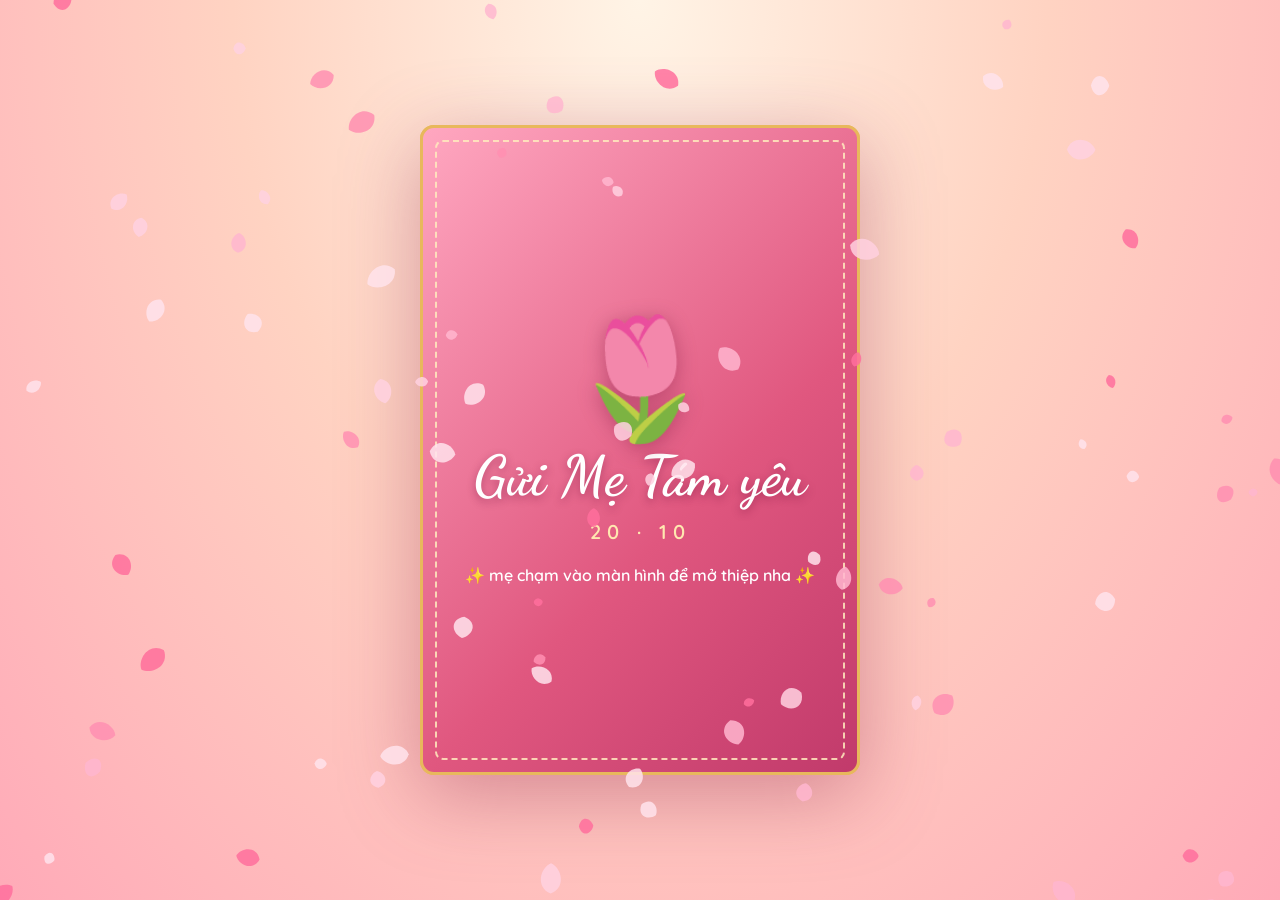
<file: thiep-me.html>
<!DOCTYPE html>
<html lang="vi">
<head>
<meta charset="UTF-8">
<meta name="viewport" content="width=device-width, initial-scale=1, viewport-fit=cover">
<title>Gửi Mẹ yêu 💐</title>
<link rel="preconnect" href="https://fonts.googleapis.com">
<link href="https://fonts.googleapis.com/css2?family=Dancing+Script:wght@600;700&family=Quicksand:wght@500;600&display=swap&subset=vietnamese" rel="stylesheet">
<style>
:root{--rose:#d9437a;--deep:#a82256;--gold:#e8b85c;--ink:#5a2a2a;--paper:#fff8f0;--line:#f8e4de}
*{margin:0;padding:0;box-sizing:border-box}
html,body{width:100%;height:100%;overflow:hidden}
body{font-family:'Quicksand',system-ui,sans-serif;color:var(--ink);
background:radial-gradient(ellipse at 50% 0%,#fff4e6 0%,#ffd3c2 45%,#ffaab8 100%);
display:flex;align-items:center;justify-content:center;
padding:env(safe-area-inset-top,0px) 0 env(safe-area-inset-bottom,0px)}
#petals{position:fixed;inset:0;width:100%;height:100%;pointer-events:none;z-index:6}
.card{position:relative;width:min(92vw,440px);height:min(88dvh,650px);perspective:1800px;z-index:2;filter:drop-shadow(0 20px 40px rgba(150,40,80,.4))}
.inside{position:absolute;inset:0;border-radius:14px;background:var(--paper);border:3px solid var(--gold);overflow:auto;padding:26px 24px 22px;text-align:center;
background-image:repeating-linear-gradient(transparent 0 31px,var(--line) 31px 32px)}
.cover{position:absolute;inset:0;transform-origin:left center;transition:transform 1.5s cubic-bezier(.6,.05,.25,1);backface-visibility:hidden;cursor:pointer;
border-radius:14px;border:3px solid var(--gold);display:flex;flex-direction:column;align-items:center;justify-content:center;gap:1.5%;text-align:center;color:#fff;padding:6%;
background:linear-gradient(135deg,#ffa7c0,#e0577f 60%,#c13a6b)}
.cover::before{content:'';position:absolute;inset:12px;border:2px dashed rgba(255,235,190,.85);border-radius:8px}
.open .cover{transform:rotateY(-180deg);pointer-events:none}
.fl{font-size:clamp(70px,20vw,118px);line-height:1;filter:drop-shadow(0 4px 10px rgba(120,20,60,.4));animation:float 3s ease-in-out infinite}
@keyframes float{50%{transform:translateY(-8px)}}
.cover h1{font:700 clamp(38px,11vw,56px) 'Dancing Script',cursive;text-shadow:0 3px 8px rgba(120,20,60,.45)}
.cover .d{font:600 20px 'Quicksand';letter-spacing:6px;color:#ffe8b0}
.cover .tap{margin-top:3%;font-weight:600;animation:pulse 1.6s infinite}
@keyframes pulse{50%{opacity:.35}}
.date{font:700 clamp(46px,13vw,62px) 'Dancing Script',cursive;line-height:1;
background:linear-gradient(135deg,#ff5c8a,#a82256,#f2a63d);-webkit-background-clip:text;background-clip:text;color:transparent}
.inside h2{font:700 28px 'Dancing Script',cursive;color:var(--deep);margin:2px 0 12px}
.w{line-height:1.7;font-size:15px;font-weight:500;margin-bottom:10px;opacity:0}
.open .w{animation:up .9s ease both;animation-delay:calc(1.6s + var(--i)*1s)}
@keyframes up{from{opacity:0;transform:translateY(14px)}to{opacity:1;transform:none}}
.sign{font:700 26px 'Dancing Script',cursive;color:var(--rose);margin-top:6px;opacity:0}
.open .sign{animation:up .9s ease both;animation-delay:7.2s}
.btn{margin:12px 0 4px;font:600 16px 'Quicksand',sans-serif;border:0;border-radius:999px;padding:12px 26px;cursor:pointer;color:#fff;
background:linear-gradient(135deg,#ff6b9a,#d9437a);box-shadow:0 6px 16px rgba(217,67,122,.5);opacity:0;touch-action:manipulation}
.open .btn{animation:up .9s ease both;animation-delay:8s}
.pop{position:fixed;pointer-events:none;font-size:28px;animation:pop 1.8s ease-out forwards;z-index:9}
@keyframes pop{to{transform:translate(var(--dx),var(--dy)) rotate(50deg);opacity:0}}
/* trang cuối */
.fin{position:fixed;inset:0;z-index:4;display:flex;flex-direction:column;align-items:center;justify-content:center;text-align:center;padding:24px;color:#ffe9f1;
background:radial-gradient(ellipse at 50% 30%,#6a2160 0%,#2e0f38 60%,#14061c 100%);opacity:0;pointer-events:none;transition:opacity 1.6s ease}
.go .fin{opacity:1;pointer-events:auto}
#heart{width:min(62vw,300px,36dvh);aspect-ratio:1;height:auto;display:block}
.fin h3{font:700 clamp(44px,12vw,70px) 'Dancing Script',cursive;color:#ffd0e2;text-shadow:0 0 22px #ff6fa5;margin:6px 0;opacity:0}
.fin p{max-width:420px;line-height:1.7;font-size:17px;font-weight:500;opacity:0}
.fin .s{font:700 28px 'Dancing Script',cursive;color:#ffd0e2;margin-top:8px;opacity:0}
.go .fin h3{animation:up 1.4s ease 1.6s both}.go .fin p{animation:up 1.4s ease 2.6s both}.go .fin .s{animation:up 1.4s ease 3.6s both}
.star{position:absolute;width:3px;height:3px;border-radius:50%;background:#fff;animation:tw 2.4s ease-in-out infinite}
@keyframes tw{50%{opacity:.15}}
</style>
</head>
<body>
<canvas id="petals"></canvas>
<div class="card" id="card">
  <div class="inside" id="inside">
    <div class="date">20/10</div>
    <h2 id="hello"></h2>
    <p class="w" style="--i:0" id="w0"></p>
    <p class="w" style="--i:1" id="w1"></p>
    <p class="w" style="--i:2" id="w2"></p>
    <p class="w" style="--i:3" id="w3"></p>
    <p class="w" style="--i:4" id="w4"></p>
    <div class="sign" id="sign"></div>
    <button class="btn" id="bt">Gửi lời yêu thương 💖</button>
  </div>
  <div class="cover" id="cover">
    <div class="fl">🌷</div>
    <h1 id="ct"></h1>
    <div class="d">20 · 10</div>
    <div class="tap">✨ mẹ chạm vào màn hình để mở thiệp nha ✨</div>
  </div>
</div>
<div class="fin" id="fin">
  <canvas id="heart"></canvas>
  <h3 id="f1"></h3>
  <p id="f2"></p>
  <div class="s" id="f3"></div>
</div>
<script>
// ====== SỬA LỜI CHÚC Ở ĐÂY ======
const C={
  to:'Mẹ Tám',
  from:'Con Thế Anh ',
  w:[
    'Mẹ ơi, nhân ngày 20/10, con chúc mẹ có một ngày thật rạng rỡ.',
    'Cảm ơn mẹ đã đồng hành cùng con qua căn bệnh.',
    'Chúc mẹ luôn khỏe mạnh, bình an, thật xinh đẹp và cười thật tươi mỗi ngày. Với con, mẹ là người phụ nữ tuyệt vời nhất thế gian.'
  ],
  f1:'Con cảm ơn mẹ nhó',
  f2:'Cảm ơn mẹ vì tất cả. Chúc mừng 20/10, chúc mẹ mãi hạnh phúc và xinh đẹp nhé ❤️,kiếm được nhiều tiền hihi'
};
// ==================================
const $=id=>document.getElementById(id),p=new URLSearchParams(location.search);
const to=p.get('to')||C.to,from=p.get('from')||C.from;
$('ct').textContent='Gửi '+to+' yêu';
$('hello').textContent='Gửi '+to+' yêu 💐';
C.w.forEach((t,i)=>$('w'+i).textContent=t);
$('sign').textContent='Con yêu '+to.toLowerCase()+' nhiều lắm ❤️ — '+from;
$('f1').textContent=C.f1;$('f2').textContent=C.f2;$('f3').textContent='— '+from+' ♡';
document.title='Gửi '+to+' yêu 💐';
for(let i=0;i<40;i++){const s=document.createElement('i');s.className='star';s.style.cssText='left:'+Math.random()*100+'%;top:'+Math.random()*100+'%;animation-delay:'+(-Math.random()*3)+'s';$('fin').appendChild(s)}

$('cover').onclick=()=>{
  $('card').classList.add('open');
  setTimeout(()=>$('inside').scrollTo({top:1e5,behavior:'smooth'}),7600);
  setTimeout(()=>$('inside').scrollTo({top:1e5,behavior:'smooth'}),8800);
};
const em=['💖','🌷','🌸','💐','✨','❤️'];
$('bt').onclick=()=>{
  const r=$('card').getBoundingClientRect();
  for(let i=0;i<46;i++){
    const s=document.createElement('span');s.className='pop';s.textContent=em[i%6];
    s.style.left=(r.left+r.width/2)+'px';s.style.top=(r.top+r.height*.8)+'px';
    s.style.setProperty('--dx',(Math.random()*2-1)*innerWidth*.5+'px');
    s.style.setProperty('--dy',(-Math.random()*innerHeight*.7)+'px');
    s.style.animationDelay=Math.random()*.4+'s';
    document.body.appendChild(s);setTimeout(()=>s.remove(),2600);
  }
  setTimeout(()=>{document.body.classList.add('go');startHeart()},1100);
};

// cánh hoa rơi
const cv=$('petals'),x=cv.getContext('2d'),cols=['#ffb6cf','#ff8fb1','#ffd1e0','#ff6f9c','#ffe3ec'];let W,H,ps=[],T=0;
function mk(init){return{x:Math.random()*W,y:init?Math.random()*H:-20,r:6+Math.random()*10,v:.5+Math.random()*1.2,a:Math.random()*6,s:.5+Math.random()*1.2,rot:Math.random()*6,vr:(Math.random()-.5)*.05,c:cols[Math.random()*5|0]}}
function rs(){W=cv.width=innerWidth;H=cv.height=innerHeight;ps=[];for(let i=0;i<Math.floor(W*H/15000)+10;i++)ps.push(mk(true))}
function dr(){T+=.016;x.clearRect(0,0,W,H);const wind=Math.sin(T*.4)*.8;
  ps.forEach(q=>{q.y+=q.v;q.a+=.02;q.x+=Math.sin(q.a)*q.s+wind;q.rot+=q.vr;
    if(q.y>H+20)Object.assign(q,mk(false));if(q.x>W+20)q.x=-20;if(q.x<-20)q.x=W+20;
    x.save();x.translate(q.x,q.y);x.rotate(q.rot);x.scale(1,.55+.45*Math.abs(Math.sin(q.a)));
    x.fillStyle=q.c;x.globalAlpha=.85;x.beginPath();x.moveTo(0,-q.r);
    x.bezierCurveTo(q.r,-q.r*.6,q.r*.7,q.r*.7,0,q.r);x.bezierCurveTo(-q.r*.7,q.r*.7,-q.r,-q.r*.6,0,-q.r);x.fill();x.restore()});
  requestAnimationFrame(dr)}
addEventListener('resize',rs);rs();dr();

// trái tim hạt hồng vẽ dần rồi đập nhịp
function startHeart(){
  if(window._h)return;window._h=1;
  const cv=$('heart'),d=Math.min(devicePixelRatio||1,2),S=cv.clientWidth||260,C=S*d;
  cv.width=cv.height=C;const g=cv.getContext('2d');
  const L=document.createElement('canvas');L.width=L.height=C;const l=L.getContext('2d');
  const u=C/600,R=(a,b)=>a+Math.random()*(b-a),P=(x,y)=>[C/2+x*u,C/2-(y+40)*u];
  const hp=(a,s)=>[16*Math.pow(Math.sin(a),3)*s,(13*Math.cos(a)-5*Math.cos(2*a)-2*Math.cos(3*a)-Math.cos(4*a))*s];
  const st=[];
  for(let i=0;i<10000;i++){const [x,y]=hp(R(0,6.2832),R(.5,15.5)),an=Math.atan2(y,x)+R(-.5,.5),len=R(4,14);
    st.push([x,y,x+len*Math.cos(an),y+len*Math.sin(an),'rgba(255,'+(R(.25,.55)*255|0)+','+(R(.65,.85)*255|0)+',.9)',R(.5,1.2)])}
  for(let i=0;i<3500;i++){const [x,y]=hp(R(0,6.2832),16),an=Math.atan2(y,x)+R(-.35,.35),len=R(10,32);
    st.push([x+R(-2,2),y+R(-2,2),x+len*Math.cos(an),y+len*Math.sin(an),'rgba(255,'+(R(.45,.75)*255|0)+','+(R(.75,.95)*255|0)+',.95)',R(.4,.9)])}
  l.lineCap='round';let k=0,t0=0,sp=[];
  function frame(){
    for(let n=0;n<90&&k<st.length;n++,k++){const s=st[k],a=P(s[0],s[1]),b=P(s[2],s[3]);
      l.strokeStyle=s[4];l.lineWidth=s[5]*u*1.6;l.beginPath();l.moveTo(a[0],a[1]);l.lineTo(b[0],b[1]);l.stroke()}
    g.clearRect(0,0,C,C);
    const done=k>=st.length;t0+=.016;
    const beat=done?1+.05*Math.pow(Math.max(0,Math.sin(t0*4.2)),6)+.015*Math.sin(t0*2):1;
    g.save();g.translate(C/2,C/2);g.scale(beat,beat);g.translate(-C/2,-C/2);
    g.shadowColor='rgba(255,90,160,.8)';g.shadowBlur=18*d;g.drawImage(L,0,0);g.restore();
    if(done&&Math.random()<.5){const s=st[10000+(Math.random()*3500|0)],q=P(s[2],s[3]);
      sp.push({x:q[0],y:q[1],vx:(q[0]-C/2)*.004+R(-.2,.2),vy:(q[1]-C/2)*.004-.2+R(-.2,.2),life:1})}
    sp=sp.filter(q=>q.life>0);
    sp.forEach(q=>{q.x+=q.vx*d;q.y+=q.vy*d;q.life-=.012;g.fillStyle='rgba(255,180,220,'+q.life+')';g.beginPath();g.arc(q.x,q.y,1.6*d,0,7);g.fill()});
    requestAnimationFrame(frame)}
  frame();
}
</script>
</body>
</html>
</file>
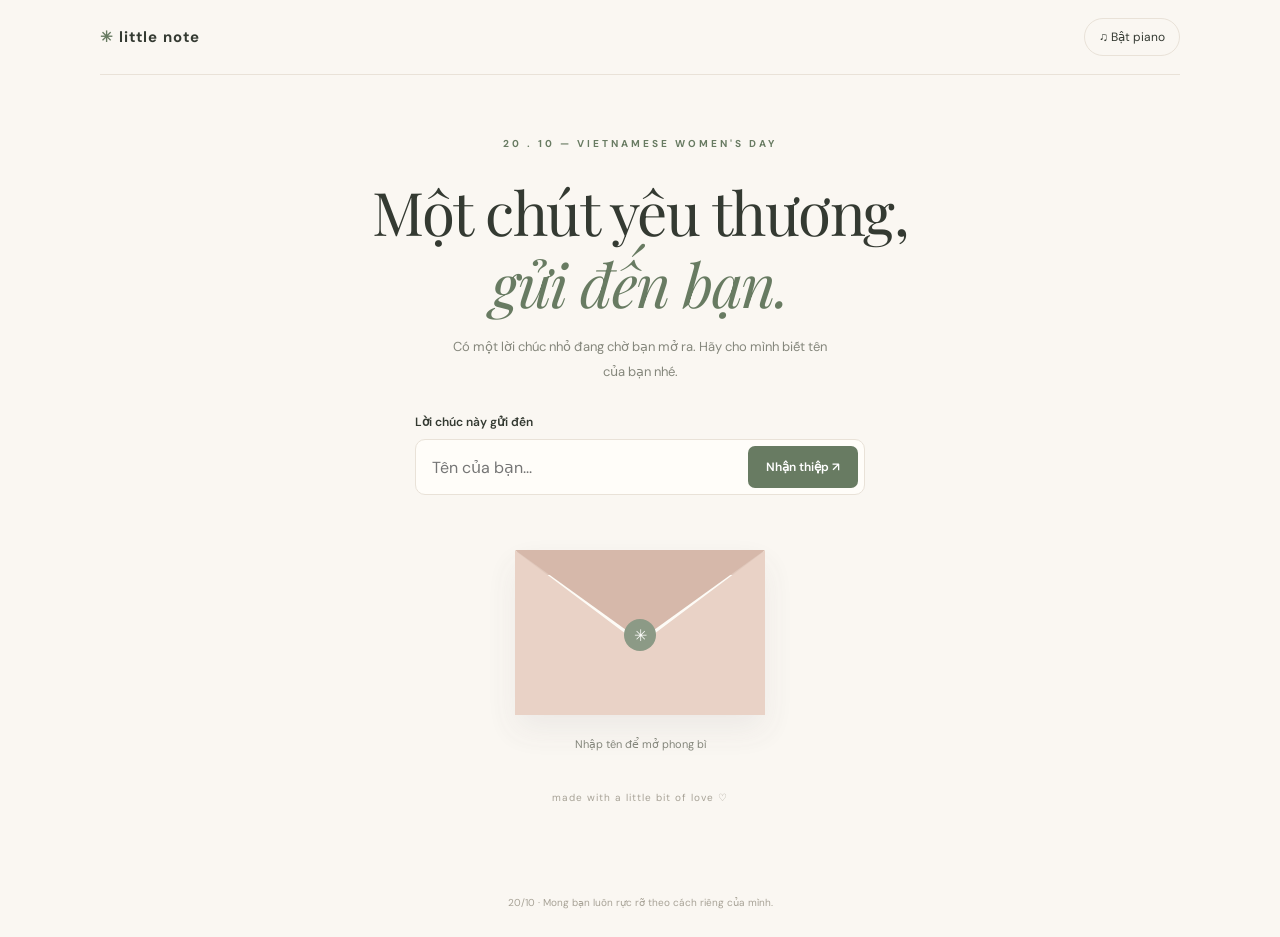
<file: thiep.html>
<!DOCTYPE html>
<html lang="vi">
<head>
<meta charset="UTF-8">
<meta name="viewport" content="width=device-width, initial-scale=1.0">
<meta name="theme-color" content="#faf7f2">
<title>Một chút yêu thương | 20/10</title>

<style>
@import url('https://fonts.googleapis.com/css2?family=DM+Sans:wght@400;500;600;700&family=Playfair+Display:wght@400;500;600&display=swap');

:root {
  --paper: #faf7f2;
  --white: #fffdf9;
  --ink: #343a32;
  --muted: #85877c;
  --green: #687b62;
  --pink: #e7a9ad;
  --line: #e9e2d8;
}

* { box-sizing: border-box; }

body {
  margin: 0;
  min-height: 100vh;
  background: var(--paper);
  color: var(--ink);
  font-family: "DM Sans", sans-serif;
}

button, input { font: inherit; }
button { cursor: pointer; }

.topbar {
  width: min(1080px, 90%);
  min-height: 75px;
  margin: auto;
  display: flex;
  align-items: center;
  justify-content: space-between;
  gap: 12px;
  border-bottom: 1px solid var(--line);
}

.brand {
  font-size: 15px;
  font-weight: 700;
  letter-spacing: 1px;
}

.brand span { color: var(--green); }

.music-button {
  border: 1px solid var(--line);
  border-radius: 30px;
  padding: 10px 14px;
  color: var(--ink);
  background: transparent;
  font-size: 12px;
}

.music-button:hover { background: #eee9df; }

.main {
  width: min(680px, 90%);
  margin: auto;
  padding: 50px 0 65px;
}

.page {
  display: none;
  text-align: center;
  animation: fadeIn .65s ease;
}

.page.active { display: block; }

.eyebrow {
  color: var(--green);
  font-size: 10px;
  font-weight: 700;
  letter-spacing: 3px;
  line-height: 1.8;
}

h1, h2 {
  font-family: "Playfair Display", Georgia, serif;
  font-weight: 400;
}

h1 {
  font-size: clamp(36px, 7vw, 60px);
  line-height: 1.2;
  letter-spacing: -1.5px;
  margin: 22px 0 16px;
}

h1 em, h2 em { color: var(--green); }

.subtitle {
  max-width: 390px;
  margin: auto;
  color: var(--muted);
  font-size: 13px;
  line-height: 1.9;
}

.name-form {
  max-width: 450px;
  margin: 30px auto 0;
  text-align: left;
}

.name-form label {
  display: block;
  margin-bottom: 9px;
  font-size: 12px;
  font-weight: 600;
}

.input-row {
  display: flex;
  gap: 8px;
  padding: 6px;
  border: 1px solid var(--line);
  border-radius: 10px;
  background: var(--white);
}

.input-row input {
  min-width: 0;
  width: 100%;
  border: 0;
  outline: none;
  padding: 10px;
  background: transparent;
  color: var(--ink);
}

.primary-button {
  border: 0;
  border-radius: 7px;
  padding: 13px 18px;
  background: var(--green);
  color: white;
  font-size: 12px;
  font-weight: 600;
  transition: .2s;
  white-space: nowrap;
}

.primary-button:hover {
  background: #4f624a;
  transform: translateY(-1px);
}

.envelope-wrap { margin-top: 55px; }

.envelope-button {
  display: block;
  margin: auto;
  padding: 0;
  border: 0;
  background: transparent;
}

.envelope-button:disabled {
  cursor: default;
  opacity: .75;
}

.envelope {
  position: relative;
  width: 250px;
  height: 165px;
  margin: auto;
  filter: drop-shadow(0 15px 16px #5b4f591c);
  transition: transform .3s;
}

.envelope-back {
  position: absolute;
  inset: 0;
  background: #d7b8a9;
  border-radius: 5px;
}

.letter-preview {
  position: absolute;
  z-index: 1;
  bottom: 5px;
  left: 8%;
  width: 84%;
  height: 135px;
  display: flex;
  flex-direction: column;
  justify-content: center;
  align-items: center;
  gap: 9px;
  background: #fffdf8;
  color: var(--muted);
  font-size: 10px;
  letter-spacing: 1px;
  transition: transform .8s ease;
}

.mini-flower { color: var(--pink); font-size: 38px; }

.envelope-front {
  position: absolute;
  inset: 0;
  z-index: 3;
  background: #e4c6b8;
  clip-path: polygon(0 0, 50% 57%, 100% 0, 100% 100%, 0 100%);
}

.envelope-flap {
  position: absolute;
  top: 0;
  left: 0;
  z-index: 4;
  width: 0;
  height: 0;
  border-left: 125px solid transparent;
  border-right: 125px solid transparent;
  border-top: 90px solid #caa493;
  transform-origin: top center;
  transition: transform .65s ease;
}

.seal {
  position: absolute;
  z-index: 5;
  top: 69px;
  left: 50%;
  width: 32px;
  height: 32px;
  display: grid;
  place-items: center;
  transform: translateX(-50%);
  border-radius: 50%;
  color: white;
  background: var(--green);
  transition: opacity .3s;
}

.envelope.open .envelope-flap {
  transform: rotateX(180deg);
  z-index: 0;
}

.envelope.open .letter-preview {
  transform: translateY(-95px);
  z-index: 5;
}

.envelope.open .seal { opacity: 0; }

.envelope-hint {
  margin-top: 22px;
  color: var(--muted);
  font-size: 11px;
}

.tiny-note {
  margin-top: 40px;
  color: #a7a296;
  font-size: 10px;
  letter-spacing: 1px;
}

.letter-card {
  max-width: 580px;
  margin: auto;
  padding: clamp(25px, 6vw, 50px);
  border: 1px solid var(--line);
  background: var(--white);
  box-shadow: 0 20px 60px #42433012;
}

.letter-flower {
  margin: 20px 0 8px;
  color: var(--pink);
  font-size: 48px;
}

.letter-date {
  color: var(--muted);
  font-size: 11px;
  letter-spacing: 1px;
}

.letter-card h2 {
  font-size: clamp(30px, 6vw, 42px);
  line-height: 1.3;
}

.letter-card h2 em { overflow-wrap: anywhere; }

.letter-content {
  color: #67685f;
  font-size: 13px;
  line-height: 2;
  text-align: left;
}

.letter-signature {
  display: flex;
  flex-direction: column;
  gap: 8px;
  margin-top: 30px;
  font-size: 12px;
  line-height: 1.8;
}

.letter-signature strong { color: var(--green); }

.bouquet { margin: 20px 0; font-size: 70px; }

.letter-actions {
  display: flex;
  flex-direction: column;
  align-items: center;
  gap: 16px;
  margin-top: 28px;
}

.text-button {
  border: 0;
  background: transparent;
  color: var(--green);
  font-size: 11px;
  text-decoration: underline;
  text-underline-offset: 4px;
}

.status-message {
  min-height: 18px;
  color: var(--green);
  font-size: 11px;
  line-height: 1.7;
  overflow-wrap: anywhere;
}

.footer {
  padding: 15px 20px 25px;
  color: #a7a296;
  text-align: center;
  font-size: 10px;
  line-height: 1.8;
}

.petal-layer {
  position: fixed;
  inset: 0;
  overflow: hidden;
  pointer-events: none;
  z-index: 10;
}

.petal {
  position: absolute;
  top: -35px;
  color: #df9ca7;
  animation: falling linear forwards;
}

@keyframes falling {
  to {
    transform: translate(var(--drift), 110vh) rotate(600deg);
    opacity: .1;
  }
}

@keyframes fadeIn {
  from { opacity: 0; transform: translateY(12px); }
  to { opacity: 1; transform: translateY(0); }
}

@media (max-width: 480px) {
  .main { padding-top: 38px; }
  .input-row { flex-direction: column; }
  .input-row .primary-button { width: 100%; }
  .letter-card { padding: 25px 20px; }
  .envelope { transform: scale(.92); }
}

@media (prefers-reduced-motion: reduce) {
  *, *::before, *::after {
    animation-duration: .01ms !important;
    transition-duration: .01ms !important;
  }
}
</style>
</head>

<body>
<div class="petal-layer" id="petalLayer"></div>

<header class="topbar">
  <div class="brand"><span>✳</span> little note</div>
  <button class="music-button" id="musicButton" type="button">
    ♫ <span id="musicLabel">Bật piano</span>
  </button>
</header>

<main class="main">
  <section class="page active" id="homePage">
    <p class="eyebrow">20 . 10 — VIETNAMESE WOMEN'S DAY</p>
    <h1>Một chút yêu thương,<br><em>gửi đến bạn.</em></h1>
    <p class="subtitle">
      Có một lời chúc nhỏ đang chờ bạn mở ra.
      Hãy cho mình biết tên của bạn nhé.
    </p>

    <form class="name-form" id="nameForm">
      <label for="recipientName">Lời chúc này gửi đến</label>
      <div class="input-row">
        <input id="recipientName" type="text" maxlength="40"
          placeholder="Tên của bạn..." autocomplete="given-name" required>
        <button class="primary-button" type="submit">Nhận thiệp ↗</button>
      </div>
    </form>

    <div class="envelope-wrap">
      <button class="envelope-button" id="envelopeButton"
        type="button" aria-label="Mở phong bì" disabled>
        <div class="envelope" id="envelope">
          <div class="envelope-back"></div>
          <div class="letter-preview">
            <span class="mini-flower">✿</span>
            <span>FOR SOMEONE SPECIAL</span>
          </div>
          <div class="envelope-front"></div>
          <div class="envelope-flap"></div>
          <div class="seal">✳</div>
        </div>
      </button>
      <p class="envelope-hint" id="envelopeHint">Nhập tên để mở phong bì</p>
    </div>

    <p class="tiny-note">made with a little bit of love ♡</p>
  </section>

  <section class="page" id="letterPage">
    <article class="letter-card">
      <p class="eyebrow">A LITTLE NOTE FOR YOU</p>
      <div class="letter-flower">✿</div>
      <p class="letter-date">Ngày 20 tháng 10</p>
      <h2>Gửi <em id="displayName">bạn</em>,</h2>

      <div class="letter-content">
        <p>
          Chúc bạn có một ngày 20/10 thật dịu dàng,
          nhiều niềm vui và những điều dễ thương.
        </p>
        <p>
          Mong bạn luôn được yêu thương, được lắng nghe,
          được làm những điều mình thích và có đủ can đảm
          để theo đuổi những điều khiến trái tim mình hạnh phúc.
        </p>
        <p>
          Dù hôm nay bận rộn hay bình thường như bao ngày,
          hãy nhớ dành cho bản thân một chút thời gian,
          một nụ cười và một lời khen nhé.
        </p>
      </div>

      <div class="letter-signature">
        <span>Gửi bạn những điều tốt đẹp nhất,</span>
        <strong>Mai Thế Anh ♡</strong>
      </div>

      <div class="bouquet">💐</div>

      <div class="letter-actions">
        <button class="primary-button" id="shareButton" type="button">
          Chia sẻ thiệp ↗
        </button>
        <button class="text-button" id="againButton" type="button">
          Gửi lời chúc cho người khác
        </button>
      </div>
      <p class="status-message" id="statusMessage" role="status"></p>
    </article>
  </section>
</main>

<footer class="footer">
  20/10 · Mong bạn luôn rực rỡ theo cách riêng của mình.
</footer>

<script>
/* =========================
   PHẦN 1: NHẬN TÊN VÀ MỞ THIỆP
========================= */
const nameForm = document.getElementById('nameForm');
const nameInput = document.getElementById('recipientName');
const envelopeButton = document.getElementById('envelopeButton');
const envelope = document.getElementById('envelope');
const envelopeHint = document.getElementById('envelopeHint');
const displayName = document.getElementById('displayName');
const homePage = document.getElementById('homePage');
const letterPage = document.getElementById('letterPage');
const statusMessage = document.getElementById('statusMessage');

let recipient = '';
let opening = false;

function setRecipient(name) {
  recipient = name.trim().slice(0, 40);
  if (!recipient) return false;

  displayName.textContent = recipient;
  nameInput.value = recipient;
  envelopeButton.disabled = false;
  envelopeHint.textContent = 'Nhấn vào phong bì để mở thiệp ♡';

  // Thêm tên người nhận vào đường link
  const url = new URL(window.location.href);
  url.searchParams.set('to', recipient);
  window.history.replaceState({}, '', url);

  return true;
}

nameForm.addEventListener('submit', function(event) {
  event.preventDefault();

  const name = nameInput.value.trim();

  if (!name) {
    nameInput.focus();
    return;
  }

  setRecipient(name);
  envelopeHint.textContent = 'Tên đã sẵn sàng — nhấn vào phong bì nhé ♡';
});

envelopeButton.addEventListener('click', function() {
  if (!recipient || opening) return;

  opening = true;
  envelope.classList.add('open');
  envelopeHint.textContent = 'Một chút yêu thương đang đến với bạn...';

  setTimeout(() => {
    homePage.classList.remove('active');
    letterPage.classList.add('active');
    window.scrollTo({ top: 0, behavior: 'smooth' });
    opening = false;
  }, 850);
});

// Nếu mở thiệp bằng link có ?to=Tên
const params = new URLSearchParams(window.location.search);
const sharedName = params.get('to');

if (sharedName && sharedName.trim()) {
  setRecipient(sharedName);
}

/* =========================
   PHẦN 2: CHIA SẺ THIỆP
========================= */
document.getElementById('shareButton').addEventListener('click', async function() {
  if (!recipient) return;

  const shareUrl = new URL(window.location.href);
  shareUrl.searchParams.set('to', recipient);

  const link = shareUrl.href;
  const shareData = {
    title: 'Một chút yêu thương | 20/10',
    text: 'Mình gửi bạn một tấm thiệp nhỏ nhân ngày 20/10 ♡',
    url: link
  };

  try {
    if (navigator.share) {
      await navigator.share(shareData);
      statusMessage.textContent = 'Đã mở bảng chia sẻ thiệp ♡';
    } else if (navigator.clipboard && window.isSecureContext) {
      await navigator.clipboard.writeText(link);
      statusMessage.textContent = 'Đã sao chép link thiệp! Hãy gửi cho người bạn muốn chúc ♡';
    } else {
      window.prompt('Sao chép đường link thiệp này:', link);
      statusMessage.textContent = 'Hãy sao chép link để gửi cho người nhận nhé.';
    }
  } catch (error) {
    if (error.name !== 'AbortError') {
      statusMessage.textContent = 'Chưa chia sẻ được. Bạn hãy thử lại nhé.';
    }
  }
});

/* =========================
   PHẦN 3: GỬI THIỆP CHO NGƯỜI KHÁC
========================= */
document.getElementById('againButton').addEventListener('click', function() {
  recipient = '';
  opening = false;

  envelope.classList.remove('open');
  nameInput.value = '';
  envelopeButton.disabled = true;
  envelopeHint.textContent = 'Nhập tên để mở phong bì';
  statusMessage.textContent = '';

  letterPage.classList.remove('active');
  homePage.classList.add('active');

  const url = new URL(window.location.href);
  url.searchParams.delete('to');
  window.history.replaceState({}, '', url);

  window.scrollTo({ top: 0, behavior: 'smooth' });
  nameInput.focus();
});

/* =========================
   PHẦN 4: CÁNH HOA RƠI
========================= */
const petalLayer = document.getElementById('petalLayer');

function createPetal() {
  const petal = document.createElement('span');
  petal.className = 'petal';
  petal.textContent = ['✿', '❀', '❋', '✽'][Math.floor(Math.random() * 4)];

  petal.style.left = Math.random() * 100 + 'vw';
  petal.style.fontSize = (10 + Math.random() * 13) + 'px';
  petal.style.opacity = (0.3 + Math.random() * 0.55).toString();

  const duration = 7 + Math.random() * 8;
  petal.style.animationDuration = duration + 's';
  petal.style.setProperty('--drift', (Math.random() * 160 - 80) + 'px');

  petalLayer.appendChild(petal);
  setTimeout(() => petal.remove(), duration * 1000);
}

for (let i = 0; i < 12; i++) {
  setTimeout(createPetal, i * 250);
}

setInterval(createPetal, 650);

/* =========================
   PHẦN 5: NHẠC PIANO NGUYÊN BẢN
========================= */
const musicButton = document.getElementById('musicButton');
const musicLabel = document.getElementById('musicLabel');

let audioCtx = null;
let master = null;
let isPlaying = false;
let loopTimer = null;
let activeNodes = [];

const bpm = 76;
const beat = 60 / bpm;
const bar = beat * 4;
const loopLength = bar * 4;

// Giai điệu tự sáng tác, mang cảm giác dịu dàng và hoài niệm
const melody = [
  [0, 69], [1, 72], [2, 76], [3, 72],
  [4, 67], [5, 71], [6, 74], [7, 71],
  [8, 65], [9, 69], [10, 72], [11, 69],
  [12, 64], [13, 67], [14, 71], [15, 67],
  [16, 69], [18, 72], [20, 76], [22, 77],
  [24, 76], [26, 72], [28, 71], [30, 69]
];

const chords = [
  [57, 60, 64, 69], // Am
  [55, 59, 62, 67], // G
  [53, 57, 60, 65], // F
  [52, 55, 59, 64]  // Em
];

function midiToHz(midi) {
  return 440 * Math.pow(2, (midi - 69) / 12);
}

function tone(freq, start, duration, volume, type = 'sine') {
  const osc = audioCtx.createOscillator();
  const gain = audioCtx.createGain();

  osc.type = type;
  osc.frequency.setValueAtTime(freq, start);

  gain.gain.setValueAtTime(0.001, start);
  gain.gain.exponentialRampToValueAtTime(
    Math.max(volume, 0.002), start + 0.04
  );
  gain.gain.exponentialRampToValueAtTime(
    0.001, start + duration
  );

  osc.connect(gain);
  gain.connect(master);

  osc.onended = () => {
    activeNodes = activeNodes.filter(node => node !== osc);
    osc.disconnect();
    gain.disconnect();
  };

  osc.start(start);
  osc.stop(start + duration + 0.05);
  activeNodes.push(osc);
}

function playPhrase(start) {
  // Hợp âm nền ngân dài
  chords.forEach((chord, i) => {
    chord.forEach((note, j) => {
      tone(
        midiToHz(note),
        start + i * bar,
        bar * 0.92,
        j === 0 ? 0.035 : 0.018,
        'sine'
      );
    });
  });

  // Giai điệu chính
  melody.forEach(([step, note]) => {
    const time = start + step * beat / 2;
    tone(midiToHz(note), time, beat * 0.85, 0.11, 'triangle');

    if (step % 4 === 0) {
      tone(midiToHz(note + 12), time, beat * 0.55, 0.018);
    }
  });

  // Nốt trầm rải đều
  for (let i = 0; i < 16; i++) {
    const chord = chords[Math.floor(i / 4)];
    const note = chord[i % 4];

    tone(
      midiToHz(note - 12),
      start + i * beat,
      beat * 0.7,
      0.045
    );
  }
}

function startMusic() {
  if (!audioCtx) {
    const AudioContextClass =
      window.AudioContext || window.webkitAudioContext;

    if (!AudioContextClass) {
      musicLabel.textContent = 'Không hỗ trợ';
      return;
    }

    audioCtx = new AudioContextClass();
    master = audioCtx.createGain();
    master.gain.value = 0.55;
    master.connect(audioCtx.destination);
  }

  audioCtx.resume().then(() => {
    if (isPlaying) return;

    isPlaying = true;
    musicLabel.textContent = 'Tắt piano';

    let nextStart = audioCtx.currentTime + 0.15;

    function scheduleLoop() {
      if (!isPlaying) return;

      playPhrase(nextStart);
      nextStart += loopLength;

      const wait = Math.max(
        100,
        (nextStart - audioCtx.currentTime - 0.3) * 1000
      );

      loopTimer = setTimeout(scheduleLoop, wait);
    }

    scheduleLoop();
  }).catch(() => {
    musicLabel.textContent = 'Thử lại';
  });
}

function stopMusic() {
  isPlaying = false;
  clearTimeout(loopTimer);
  musicLabel.textContent = 'Bật piano';

  if (master && audioCtx) {
    master.gain.cancelScheduledValues(audioCtx.currentTime);
    master.gain.setTargetAtTime(0.001, audioCtx.currentTime, 0.08);
  }

  setTimeout(() => {
    if (!isPlaying && audioCtx && master) {
      activeNodes.forEach(node => {
        try { node.stop(); } catch (error) {}
      });

      activeNodes = [];
      master.gain.cancelScheduledValues(audioCtx.currentTime);
      master.gain.value = 0.55;
    }
  }, 350);
}

musicButton.addEventListener('click', function() {
  if (isPlaying) {
    stopMusic();
  } else {
    startMusic();
  }
});
</script>

</body>
</html>
</file>
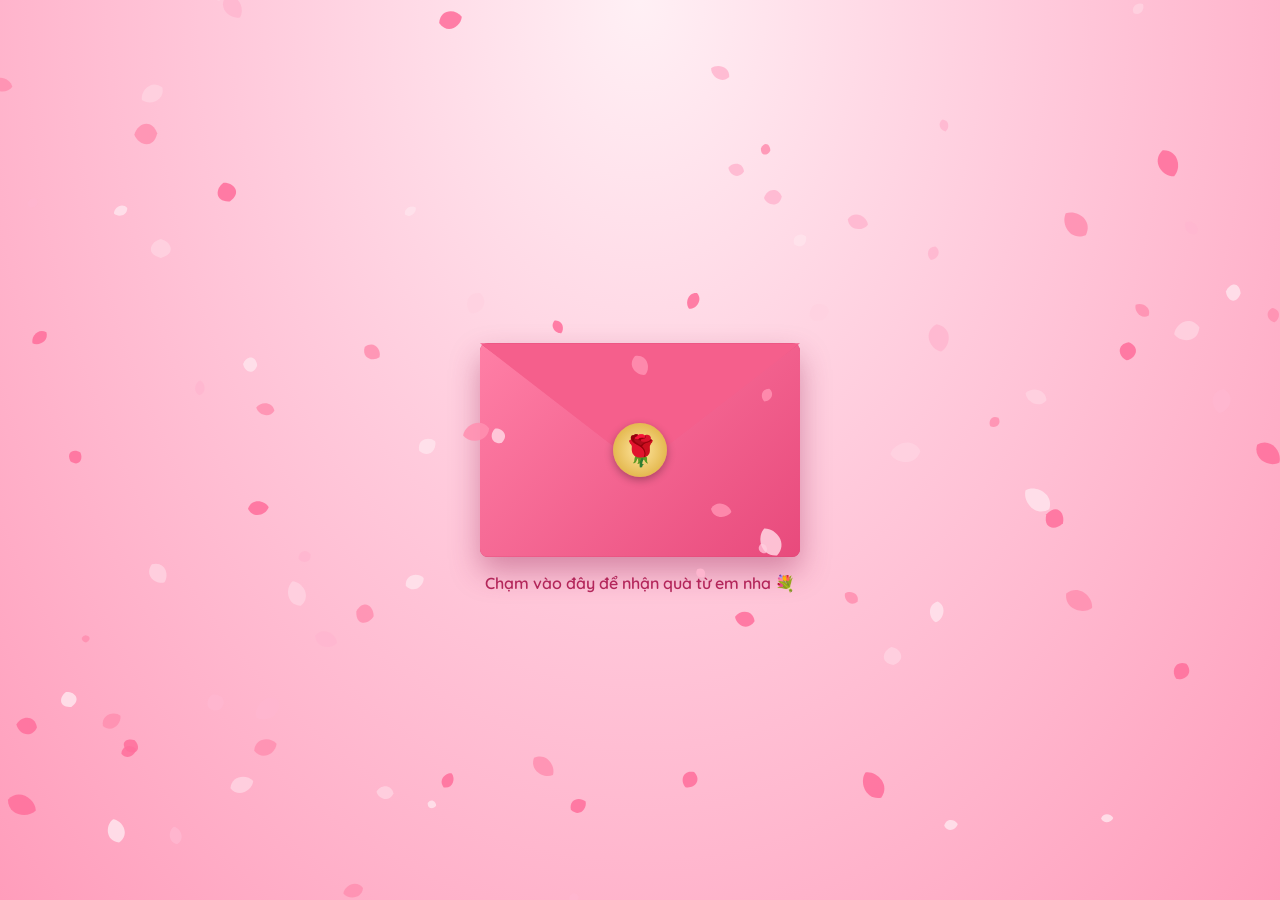
<file: thiep2010.html>
<!DOCTYPE html>
<html lang="vi">
<head>
<meta charset="UTF-8">
<meta name="viewport" content="width=device-width, initial-scale=1, viewport-fit=cover">
<title>Thiệp 20/10 💐</title>
<link rel="preconnect" href="https://fonts.googleapis.com">
<link href="https://fonts.googleapis.com/css2?family=Dancing+Script:wght@600;700&family=Quicksand:wght@500;600&display=swap&subset=vietnamese" rel="stylesheet">
<style>
:root{--rose:#e0457b;--deep:#b3265a;--gold:#f2c46d;--ink:#5a2238;--paper:#fff7f1;--line:#f7e1e6}
*{margin:0;padding:0;box-sizing:border-box}
html,body{width:100%;height:100%;overflow:hidden}
body{font-family:'Quicksand',system-ui,sans-serif;color:var(--ink);
background:radial-gradient(ellipse at 50% 0%,#fff0f5 0%,#ffc9db 45%,#ff9dbb 100%);
display:flex;align-items:center;justify-content:center;
padding:env(safe-area-inset-top,0px) 0 env(safe-area-inset-bottom,0px)}
#petals{position:fixed;inset:0;width:100%;height:100%;pointer-events:none;z-index:5}
.stage{position:relative;width:min(92vw,440px);height:min(88dvh,660px);display:flex;align-items:center;justify-content:center;z-index:2}
/* envelope */
.env{position:absolute;width:min(78vw,320px);aspect-ratio:3/2;cursor:pointer;transition:transform .9s ease,opacity .6s ease;animation:float 3s ease-in-out infinite}
@keyframes float{50%{transform:translateY(-8px)}}
.env .back{position:absolute;inset:0;background:#d6416f;border-radius:8px;box-shadow:0 14px 30px rgba(150,30,80,.4)}
.env .front{position:absolute;inset:0;border-radius:8px;background:linear-gradient(135deg,#ff7fa6,#e84a7c);clip-path:polygon(0 0,50% 55%,100% 0,100% 100%,0 100%)}
.env .flap{position:absolute;left:0;top:0;width:100%;height:58%;transform-origin:top;background:#f55f8c;clip-path:polygon(0 0,100% 0,50% 100%);transition:transform .7s ease;z-index:3}
.env .seal{position:absolute;left:50%;top:50%;transform:translate(-50%,-50%);width:54px;height:54px;border-radius:50%;z-index:4;transition:opacity .3s;
background:radial-gradient(circle,#ffe6a0,#d9a62e);display:flex;align-items:center;justify-content:center;font-size:30px;box-shadow:0 3px 8px rgba(0,0,0,.3)}
.env .tap{position:absolute;bottom:-36px;width:100%;text-align:center;font-weight:600;color:var(--deep);animation:pulse 1.6s infinite}
@keyframes pulse{50%{opacity:.4}}
.opened .env{animation:none;transform:translateY(120px) scale(.9);opacity:0;pointer-events:none}
.opened .env .flap{transform:rotateX(180deg)}
.opened .env .seal,.opened .env .tap{opacity:0}
/* letter */
.letter{position:absolute;width:min(92vw,440px);max-height:100%;overflow:auto;background:var(--paper);border-radius:16px;padding:26px 24px 24px;text-align:center;
border:3px solid var(--gold);box-shadow:0 0 60px rgba(255,255,255,.7),0 20px 50px rgba(150,30,80,.35);
transform:translateY(60px) scale(.4);opacity:0;pointer-events:none;transition:transform .9s cubic-bezier(.2,.9,.3,1.2) .5s,opacity .5s ease .5s}
.opened .letter{transform:none;opacity:1;pointer-events:auto}
.date{font:700 clamp(56px,16vw,76px) 'Dancing Script',cursive;line-height:1;
background:linear-gradient(135deg,#ff5c8a,#b3265a,#f2a63d);-webkit-background-clip:text;background-clip:text;color:transparent;filter:drop-shadow(0 3px 6px rgba(224,69,123,.3))}
.letter h1{font:700 24px 'Dancing Script',cursive;color:var(--deep);margin:2px 0 12px}
.to{font-weight:600;margin-bottom:8px}
.wish{line-height:1.65;font-size:15.5px;font-weight:500;margin:0 0 9px;opacity:0}
.opened .wish{animation:up .8s ease both;animation-delay:calc(1.5s + var(--i)*.9s)}
@keyframes up{from{opacity:0;transform:translateY(14px)}to{opacity:1;transform:none}}
.sign{font:700 28px 'Dancing Script',cursive;color:var(--rose);margin-top:6px;opacity:0}
.opened .sign{animation:up .8s ease both;animation-delay:5.3s}
.btn{margin-top:10px;font:600 16px 'Quicksand',sans-serif;border:0;border-radius:999px;padding:12px 26px;cursor:pointer;color:#fff;
background:linear-gradient(135deg,#ff6b9a,#e0457b);box-shadow:0 6px 16px rgba(224,69,123,.5);opacity:0;touch-action:manipulation}
.opened .btn{animation:up .8s ease both;animation-delay:6.1s}
.final{display:none;margin-top:12px;font:700 clamp(26px,7vw,34px) 'Dancing Script',cursive;line-height:1.25;color:var(--deep);animation:up 1s ease both}
.sent .btn{display:none}.sent .final{display:block}
.pop{position:fixed;pointer-events:none;font-size:28px;animation:pop 1.8s ease-out forwards;z-index:9}
@keyframes pop{to{transform:translate(var(--dx),var(--dy)) rotate(50deg);opacity:0}}
/* trang bầu trời */
.sky{position:fixed;inset:0;z-index:4;background:linear-gradient(180deg,#2f9bff 0%,#7cc9ff 45%,#d8f1ff 100%);opacity:0;pointer-events:none;transition:opacity 1.6s ease;overflow:hidden}
.go .sky{opacity:1;pointer-events:auto}
.sun{position:absolute;top:7%;right:12%;width:84px;height:84px;border-radius:50%;background:radial-gradient(circle,#fffbd0 35%,rgba(255,236,130,0) 72%);box-shadow:0 0 80px 40px rgba(255,240,150,.55);animation:glow 4s ease-in-out infinite alternate}
@keyframes glow{to{transform:scale(1.12)}}
.cloud{position:absolute;left:-220px;background:#fff;border-radius:60px;opacity:.92;animation:drift linear infinite}
.cloud::before,.cloud::after{content:'';position:absolute;background:#fff;border-radius:50%}
.c1{top:12%;width:140px;height:40px;animation-duration:70s}
.c1::before{width:64px;height:64px;top:-30px;left:22px}.c1::after{width:50px;height:50px;top:-20px;left:74px}
.c2{top:27%;width:110px;height:32px;animation-duration:95s;animation-delay:-40s;opacity:.8}
.c2::before{width:50px;height:50px;top:-24px;left:16px}.c2::after{width:40px;height:40px;top:-16px;left:58px}
.c3{top:40%;width:170px;height:46px;animation-duration:120s;animation-delay:-80s;opacity:.7}
.c3::before{width:76px;height:76px;top:-36px;left:28px}.c3::after{width:58px;height:58px;top:-24px;left:92px}
@keyframes drift{to{transform:translateX(calc(100vw + 440px))}}
.bf{position:absolute;font-size:26px;animation:fly 10s ease-in-out infinite}
.b1{top:52%;left:10%}.b2{top:44%;right:18%;animation-delay:-5s}
@keyframes fly{0%,100%{transform:translate(0,0) rotate(-10deg)}25%{transform:translate(60px,-34px) rotate(12deg)}50%{transform:translate(120px,8px) rotate(-6deg)}75%{transform:translate(50px,44px) rotate(10deg)}}
.skytext{position:absolute;top:calc(env(safe-area-inset-top,0px) + 14%);width:100%;text-align:center;padding:0 20px}
.s1,.s2{opacity:0}
.s1{font:700 clamp(38px,11vw,68px) 'Dancing Script',cursive;line-height:1.15;color:#fff;text-shadow:0 2px 14px rgba(224,69,123,.75),0 0 30px rgba(255,255,255,.8)}
.s2{margin-top:10px;font:600 clamp(16px,4vw,22px) 'Quicksand',sans-serif;color:#fff;text-shadow:0 1px 8px rgba(0,60,120,.55)}
.go .s1{animation:up 1.4s ease 1.2s both}.go .s2{animation:up 1.2s ease 2.3s both}
#garden{position:absolute;inset:0;width:100%;height:100%}
</style>
</head>
<body>
<canvas id="petals"></canvas>
<div class="sky" id="sky">
  <div class="sun"></div>
  <div class="cloud c1"></div><div class="cloud c2"></div><div class="cloud c3"></div>
  <div class="bf b1">🦋</div><div class="bf b2">🦋</div>
  <canvas id="garden"></canvas>
  <div class="skytext"><div class="s1" id="s1"></div><div class="s2" id="s2"></div></div>
</div>
<div class="stage" id="stage">
  <div class="env" id="env">
    <div class="back"></div><div class="front"></div><div class="flap"></div>
    <div class="seal">🌹</div>
    <div class="tap">Chạm vào đây để nhận quà từ em nha  💐</div>
  </div>
  <div class="letter">
    <div class="date">20/10</div>
    <h1>Chúc mừng ngày Phụ nữ Việt Nam 💐</h1>
    <div class="to" id="to"></div>
    <p class="wish" style="--i:0" id="w0"></p>
    <p class="wish" style="--i:1" id="w1"></p>
    <p class="wish" style="--i:2" id="w2"></p>
    <p class="wish" style="--i:3" id="w3"></p>
    <div class="sign" id="sign"></div>
    <button class="btn" id="bt">Nhận hoa từ em nha các chị ơi  💐</button>
    <div class="final" id="fin"></div>
  </div>
</div>
<script>
// ====== SỬA LỜI CHÚC Ở ĐÂY ======
const C={
  to:'Gửi các chị em ở MLB,',
  from:'Em Thế Anh nè',
  w:[
    'Hôm nay là 20/10, em xin chúc các chị em một ngày thật rạng rỡ, ngập tràn hoa, quà và những lời yêu thương.',
    'Chúc các chị em luôn xinh đẹp, tươi trẻ và luôn nở nụ cười thật tươi mỗi ngày.',
    'Chúc các chị em công việc thuận lợi, sức khỏe dồi dào và mọi điều mong muốn đều thành hiện thực.',
    'Cảm ơn các chị đã luôn tốt với em và làm cho MLB thêm nhiều niềm vui.'
  ],
  final:'Chúc các chị em luôn xinh đẹp ạ ✨'
};
// ==================================
const $=id=>document.getElementById(id),p=new URLSearchParams(location.search);
$('to').textContent=p.get('to')||C.to;
C.w.forEach((t,i)=>$('w'+i).textContent=t);
$('sign').textContent='— '+(p.get('from')||C.from)+' 🌷';
$('fin').textContent=C.final;
$('s1').textContent=C.final;$('s2').textContent='Chúc mừng 20/10 💐 — '+(p.get('from')||C.from);

$('env').onclick=()=>$('stage').classList.add('opened');

const em=['🌸','🌷','🌹','💐','🌺','✨'];
$('bt').onclick=()=>{
  $('stage').classList.add('sent');setTimeout(()=>{document.body.classList.add('go');startGarden()},1100);
  const r=document.querySelector('.letter').getBoundingClientRect();
  for(let i=0;i<46;i++){
    const s=document.createElement('span');s.className='pop';s.textContent=em[i%6];
    s.style.left=(r.left+r.width/2)+'px';s.style.top=(r.top+r.height*.75)+'px';
    s.style.setProperty('--dx',(Math.random()*2-1)*innerWidth*.5+'px');
    s.style.setProperty('--dy',(-Math.random()*innerHeight*.7)+'px');
    s.style.animationDelay=Math.random()*.4+'s';
    document.body.appendChild(s);setTimeout(()=>s.remove(),2600);
  }
};

// cánh hoa rơi
const cv=$('petals'),x=cv.getContext('2d'),cols=['#ffb6cf','#ff8fb1','#ffd1e0','#ff6f9c','#ffe3ec'];let W,H,ps=[],T=0;
function mk(init){return{x:Math.random()*W,y:init?Math.random()*H:-20,r:6+Math.random()*10,v:.5+Math.random()*1.2,a:Math.random()*6,s:.5+Math.random()*1.2,rot:Math.random()*6,vr:(Math.random()-.5)*.05,c:cols[Math.random()*5|0]}}
function rs(){W=cv.width=innerWidth;H=cv.height=innerHeight;ps=[];for(let i=0;i<Math.floor(W*H/14000)+12;i++)ps.push(mk(true))}
function dr(){T+=.016;x.clearRect(0,0,W,H);const wind=Math.sin(T*.4)*.8;
  ps.forEach(q=>{q.y+=q.v;q.a+=.02;q.x+=Math.sin(q.a)*q.s+wind;q.rot+=q.vr;
    if(q.y>H+20)Object.assign(q,mk(false));if(q.x>W+20)q.x=-20;if(q.x<-20)q.x=W+20;
    x.save();x.translate(q.x,q.y);x.rotate(q.rot);x.scale(1,.55+.45*Math.abs(Math.sin(q.a)));
    x.fillStyle=q.c;x.globalAlpha=.88;x.beginPath();x.moveTo(0,-q.r);
    x.bezierCurveTo(q.r,-q.r*.6,q.r*.7,q.r*.7,0,q.r);x.bezierCurveTo(-q.r*.7,q.r*.7,-q.r,-q.r*.6,0,-q.r);x.fill();x.restore()});
  requestAnimationFrame(dr)}
addEventListener('resize',rs);rs();dr();

// vườn hoa đung đưa trong gió
function startGarden(){
  if(window._g)return;window._g=1;
  const gc=$('garden'),g=gc.getContext('2d'),hc=['#ff7aa8','#ffffff','#ffd54a','#ff9a7a','#e56bd0','#ffb6cf'];
  let GW,GH,fs=[],gt=0;
  function gr(){const d=Math.min(devicePixelRatio||1,2);GW=innerWidth;GH=innerHeight;gc.width=GW*d;gc.height=GH*d;g.setTransform(d,0,0,d,0,0);
    fs=[];const n=Math.max(8,Math.floor(GW/46));
    for(let i=0;i<n;i++)fs.push({x:(i+.5)*GW/n+(Math.random()-.5)*20,h:GH*(.14+Math.random()*.26),r:10+Math.random()*12,c:hc[i%6],ph:Math.random()*6,sw:.5+Math.random()*.6,rot:Math.random()*6})}
  function flower(f){
    const base=GH+4,sway=Math.sin(gt*f.sw+f.ph)*(10+f.h*.06),tx=f.x+sway,ty=base-f.h;
    g.strokeStyle='#2f9e44';g.lineWidth=3;g.beginPath();g.moveTo(f.x,base);g.quadraticCurveTo(f.x+sway*.2,base-f.h*.55,tx,ty);g.stroke();
    g.fillStyle='#43b85a';
    [[.35,1],[.55,-1]].forEach(([t,s])=>{const lx=f.x+(tx-f.x)*t*.9,ly=base-f.h*t;g.save();g.translate(lx,ly);g.rotate(s*(.9+Math.sin(gt*1.3+f.ph)*.15));g.beginPath();g.ellipse(s*10,0,12,4.5,0,0,7);g.fill();g.restore()});
    g.save();g.translate(tx,ty);g.rotate(f.rot+Math.sin(gt*.8+f.ph)*.2);g.fillStyle=f.c;
    for(let k=0;k<6;k++){g.rotate(Math.PI/3);g.beginPath();g.ellipse(f.r*.6,0,f.r*.62,f.r*.34,0,0,7);g.fill()}
    g.fillStyle='#ffcc33';g.beginPath();g.arc(0,0,f.r*.28,0,7);g.fill();g.restore()}
  function gl(){gt+=.016;g.clearRect(0,0,GW,GH);
    const hg=g.createLinearGradient(0,GH*.84,0,GH);hg.addColorStop(0,'#86e093');hg.addColorStop(1,'#3aa655');
    g.fillStyle=hg;g.beginPath();g.moveTo(0,GH);
    for(let xx=0;xx<=GW+20;xx+=20)g.lineTo(xx,GH*.91+Math.sin(xx/GW*4)*GH*.02);
    g.lineTo(GW,GH);g.fill();
    g.strokeStyle='#4fc26b';g.lineWidth=2;g.beginPath();
    for(let xx=0;xx<GW;xx+=11){const by=GH*.93+Math.sin(xx/GW*4)*GH*.02;g.moveTo(xx,GH);g.quadraticCurveTo(xx,by,xx+Math.sin(gt*1.4+xx)*6,by-14)}
    g.stroke();
    fs.forEach(flower);requestAnimationFrame(gl)}
  gr();addEventListener('resize',gr);gl();
}
</script>
</body>
</html>
</file>
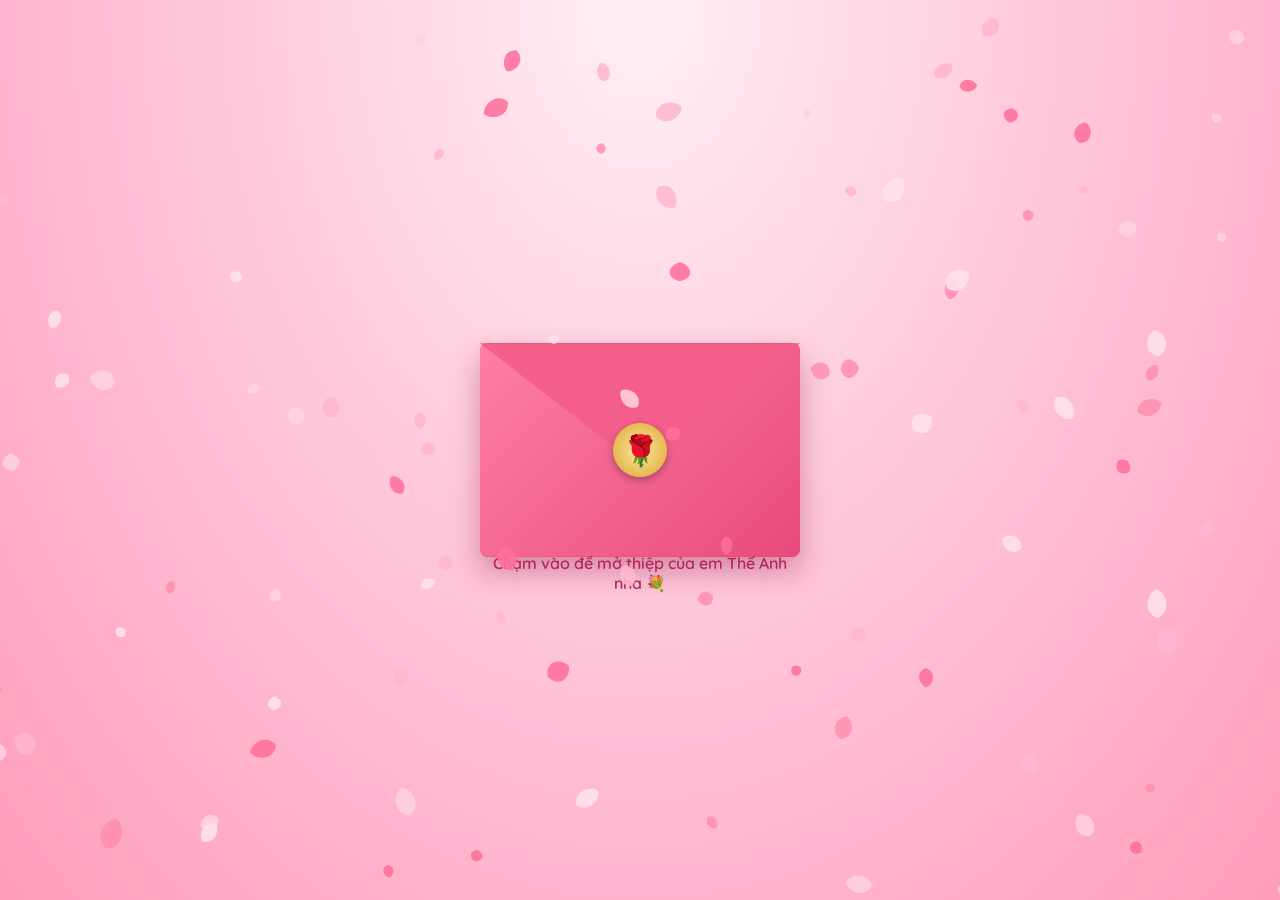
<file: thiep2010MLB.html>
<!DOCTYPE html>
<html lang="vi">
<head>
<meta charset="UTF-8">
<meta name="viewport" content="width=device-width, initial-scale=1, viewport-fit=cover">
<title>Thiệp 20/10 💐</title>
<link rel="preconnect" href="https://fonts.googleapis.com">
<link href="https://fonts.googleapis.com/css2?family=Pacifico&family=Quicksand:wght@500;600;700&display=swap&subset=vietnamese" rel="stylesheet">
<style>
:root{--rose:#e0457b;--deep:#b3265a;--gold:#f2c46d;--ink:#5a2238;--paper:#fff7f1;--line:#f7e1e6}
*{margin:0;padding:0;box-sizing:border-box}
html,body{width:100%;height:100%;overflow:hidden}
body{font-family:'Quicksand',system-ui,sans-serif;color:var(--ink);
background:radial-gradient(ellipse at 50% 0%,#fff0f5 0%,#ffc9db 45%,#ff9dbb 100%);
display:flex;align-items:center;justify-content:center;
padding:env(safe-area-inset-top,0px) 0 env(safe-area-inset-bottom,0px)}
#petals{position:fixed;inset:0;width:100%;height:100%;pointer-events:none;z-index:5}
.stage{position:relative;width:min(92vw,440px);height:min(88dvh,660px);display:flex;align-items:center;justify-content:center;z-index:2}
/* envelope */
.env{position:absolute;width:min(78vw,320px);aspect-ratio:3/2;cursor:pointer;transition:transform .9s ease,opacity .6s ease;animation:float 3s ease-in-out infinite}
@keyframes float{50%{transform:translateY(-8px)}}
.env .back{position:absolute;inset:0;background:#d6416f;border-radius:8px;box-shadow:0 14px 30px rgba(150,30,80,.4)}
.env .front{position:absolute;inset:0;border-radius:8px;background:linear-gradient(135deg,#ff7fa6,#e84a7c);clip-path:polygon(0 0,50% 55%,100% 0,100% 100%,0 100%)}
.env .flap{position:absolute;left:0;top:0;width:100%;height:58%;transform-origin:top;background:#f55f8c;clip-path:polygon(0 0,100% 0,50% 100%);transition:transform .7s ease;z-index:3}
.env .seal{position:absolute;left:50%;top:50%;transform:translate(-50%,-50%);width:54px;height:54px;border-radius:50%;z-index:4;transition:opacity .3s;
background:radial-gradient(circle,#ffe6a0,#d9a62e);display:flex;align-items:center;justify-content:center;font-size:30px;box-shadow:0 3px 8px rgba(0,0,0,.3)}
.env .tap{position:absolute;bottom:-36px;width:100%;text-align:center;font-weight:600;color:var(--deep);animation:pulse 1.6s infinite}
@keyframes pulse{50%{opacity:.4}}
.opened .env{animation:none;transform:translateY(120px) scale(.9);opacity:0;pointer-events:none}
.opened .env .flap{transform:rotateX(180deg)}
.opened .env .seal,.opened .env .tap{opacity:0}
/* letter */
.letter{position:absolute;width:min(92vw,440px);max-height:100%;overflow:auto;background:var(--paper);border-radius:16px;padding:26px 24px 24px;text-align:center;
border:3px solid var(--gold);box-shadow:0 0 60px rgba(255,255,255,.7),0 20px 50px rgba(150,30,80,.35);
transform:translateY(60px) scale(.4);opacity:0;pointer-events:none;transition:transform .9s cubic-bezier(.2,.9,.3,1.2) .5s,opacity .5s ease .5s}
.opened .letter{transform:none;opacity:1;pointer-events:auto}
.date{font:700 clamp(56px,16vw,76px) 'Dancing Script',cursive;line-height:1;
background:linear-gradient(135deg,#ff5c8a,#b3265a,#f2a63d);-webkit-background-clip:text;background-clip:text;color:transparent;filter:drop-shadow(0 3px 6px rgba(224,69,123,.3))}
.letter h1{font:700 24px 'Dancing Script',cursive;color:var(--deep);margin:2px 0 12px}
.to{font-weight:600;margin-bottom:8px}
.wish{line-height:1.65;font-size:15.5px;font-weight:500;margin:0 0 9px;opacity:0}
.opened .wish{animation:up .8s ease both;animation-delay:calc(1.5s + var(--i)*.9s)}
@keyframes up{from{opacity:0;transform:translateY(14px)}to{opacity:1;transform:none}}
.sign{font:700 28px 'Dancing Script',cursive;color:var(--rose);margin-top:6px;opacity:0}
.opened .sign{animation:up .8s ease both;animation-delay:5.3s}
.btn{margin-top:10px;font:600 16px 'Quicksand',sans-serif;border:0;border-radius:999px;padding:12px 26px;cursor:pointer;color:#fff;
background:linear-gradient(135deg,#ff6b9a,#e0457b);box-shadow:0 6px 16px rgba(224,69,123,.5);opacity:0;touch-action:manipulation}
.opened .btn{animation:up .8s ease both;animation-delay:6.1s}
.final{display:none;margin-top:12px;font:700 clamp(26px,7vw,34px) 'Dancing Script',cursive;line-height:1.25;color:var(--deep);animation:up 1s ease both}
.sent .btn{display:none}.sent .final{display:block}
.pop{position:fixed;pointer-events:none;font-size:28px;animation:pop 1.8s ease-out forwards;z-index:9}
@keyframes pop{to{transform:translate(var(--dx),var(--dy)) rotate(50deg);opacity:0}}
/* trang bầu trời */
.sky{position:fixed;inset:0;z-index:4;background:linear-gradient(180deg,#2f9bff 0%,#7cc9ff 45%,#d8f1ff 100%);opacity:0;pointer-events:none;transition:opacity 1.6s ease;overflow:hidden}
.go .sky{opacity:1;pointer-events:auto}
.sun{position:absolute;top:7%;right:12%;width:84px;height:84px;border-radius:50%;background:radial-gradient(circle,#fffbd0 35%,rgba(255,236,130,0) 72%);box-shadow:0 0 80px 40px rgba(255,240,150,.55);animation:glow 4s ease-in-out infinite alternate}
@keyframes glow{to{transform:scale(1.12)}}
.cloud{position:absolute;left:-220px;background:#fff;border-radius:60px;opacity:.92;animation:drift linear infinite}
.cloud::before,.cloud::after{content:'';position:absolute;background:#fff;border-radius:50%}
.c1{top:12%;width:140px;height:40px;animation-duration:70s}
.c1::before{width:64px;height:64px;top:-30px;left:22px}.c1::after{width:50px;height:50px;top:-20px;left:74px}
.c2{top:27%;width:110px;height:32px;animation-duration:95s;animation-delay:-40s;opacity:.8}
.c2::before{width:50px;height:50px;top:-24px;left:16px}.c2::after{width:40px;height:40px;top:-16px;left:58px}
.c3{top:40%;width:170px;height:46px;animation-duration:120s;animation-delay:-80s;opacity:.7}
.c3::before{width:76px;height:76px;top:-36px;left:28px}.c3::after{width:58px;height:58px;top:-24px;left:92px}
@keyframes drift{to{transform:translateX(calc(100vw + 440px))}}
.bf{position:absolute;font-size:26px;animation:fly 10s ease-in-out infinite}
.b1{top:52%;left:10%}.b2{top:44%;right:18%;animation-delay:-5s}
@keyframes fly{0%,100%{transform:translate(0,0) rotate(-10deg)}25%{transform:translate(60px,-34px) rotate(12deg)}50%{transform:translate(120px,8px) rotate(-6deg)}75%{transform:translate(50px,44px) rotate(10deg)}}
.skytext{position:absolute;top:calc(env(safe-area-inset-top,0px) + 14%);width:100%;text-align:center;padding:0 20px}
.s1,.s2{opacity:0}
.s1{font:700 clamp(38px,11vw,68px) 'Dancing Script',cursive;line-height:1.15;color:#fff;text-shadow:0 2px 14px rgba(224,69,123,.75),0 0 30px rgba(255,255,255,.8)}
.s2{margin-top:10px;font:600 clamp(16px,4vw,22px) 'Quicksand',sans-serif;color:#fff;text-shadow:0 1px 8px rgba(0,60,120,.55)}
.go .s1{animation:up 1.4s ease 1.2s both}.go .s2{animation:up 1.2s ease 2.3s both}
#garden{position:absolute;inset:0;width:100%;height:100%}
/* trò chơi hộp quà */
.game{position:absolute;left:0;width:100%;top:calc(env(safe-area-inset-top,0px) + 36%);text-align:center;opacity:0}
.go .game{animation:up 1.2s ease 3.4s both}
.gp{font:600 clamp(15px,4vw,19px) 'Quicksand',sans-serif;color:#fff;text-shadow:0 1px 8px rgba(0,60,120,.6);margin-bottom:10px}
.boxes{display:grid;grid-template-columns:repeat(3,1fr);gap:10px;width:min(86vw,320px);margin:0 auto}
.box{font-size:clamp(44px,13vw,60px);line-height:1;padding:8px 0;border:0;border-radius:18px;cursor:pointer;background:rgba(255,255,255,.3);box-shadow:0 6px 16px rgba(0,80,160,.25);animation:bob 2.4s ease-in-out infinite;touch-action:manipulation}
.box:nth-child(2n){animation-delay:-.8s}.box:nth-child(3n){animation-delay:-1.6s}
@keyframes bob{50%{transform:translateY(-7px) rotate(3deg)}}
.box.used{opacity:.4;animation:none;pointer-events:none}
.box.shake{animation:shk .55s ease}
@keyframes shk{20%{transform:rotate(-14deg) scale(1.1)}40%{transform:rotate(14deg) scale(1.15)}60%{transform:rotate(-10deg) scale(1.15)}80%{transform:rotate(10deg) scale(1.1)}}
.again{display:none;margin-top:12px;font:600 14px 'Quicksand',sans-serif;border:0;border-radius:999px;padding:9px 18px;background:rgba(255,255,255,.9);color:var(--deep);cursor:pointer}
.again.on{display:inline-block}
.res{position:fixed;inset:0;z-index:8;display:flex;align-items:center;justify-content:center;background:rgba(10,40,90,.45);opacity:0;pointer-events:none;transition:opacity .4s}
.res.show{opacity:1;pointer-events:auto}
.rc{width:min(86vw,340px);background:var(--paper);border:3px solid var(--gold);border-radius:20px;padding:24px 20px;text-align:center;transform:scale(.6);transition:transform .5s cubic-bezier(.2,.9,.3,1.4);box-shadow:0 0 60px rgba(255,255,255,.6)}
.res.show .rc{transform:none}
.rc .e{font-size:76px;line-height:1;animation:bob 2s ease-in-out infinite}
.rc .t1{font:700 26px 'Dancing Script',cursive;color:var(--deep);margin-top:6px}
.rc .t2{font-size:17px;font-weight:600;line-height:1.5;margin:8px 0 14px}
.rc button{font:600 15px 'Quicksand',sans-serif;border:0;border-radius:999px;padding:11px 24px;cursor:pointer;color:#fff;background:linear-gradient(135deg,#ff6b9a,#e0457b);box-shadow:0 5px 14px rgba(224,69,123,.45)}
/* font mới + bố cục gọn, không chồng chữ */
.date,.letter h1,.sign,.final,.s1,.rc .t1{font-family:'Pacifico',cursive!important;font-weight:400!important}
.letter h1{font-size:20px!important;line-height:1.5}
.final{font-size:clamp(22px,6vw,28px)!important;line-height:1.5}
.sign{font-size:22px!important}
.rc .t1{font-size:22px!important}
.skyc{position:absolute;inset:0;display:flex;flex-direction:column;align-items:center;justify-content:flex-start;gap:clamp(8px,2.5dvh,22px);padding:calc(env(safe-area-inset-top,0px) + clamp(16px,6dvh,60px)) 18px 0;overflow-y:auto}
.skytext,.game{position:relative;top:auto;width:100%}
.s1{font-size:clamp(26px,7.5vw,44px)!important;line-height:1.5}
.s2{margin-top:4px}
.bigbox{font-size:clamp(84px,24vw,120px);line-height:1;padding:14px 22px;border:0;border-radius:30px;cursor:pointer;background:rgba(255,255,255,.3);box-shadow:0 10px 26px rgba(0,80,160,.3);animation:bob 2.4s ease-in-out infinite;touch-action:manipulation}
.bigbox.shake{animation:shk .7s ease}
</style>
</head>
<body>
<canvas id="petals"></canvas>
<div class="sky" id="sky">
  <div class="sun"></div>
  <div class="cloud c1"></div><div class="cloud c2"></div><div class="cloud c3"></div>
  <div class="bf b1">🦋</div><div class="bf b2">🦋</div>
  <canvas id="garden"></canvas>
  <div class="skyc"><div class="skytext"><div class="s1" id="s1"></div><div class="s2" id="s2"></div></div>
  <div class="game"><div class="gp">🎁 Chị ơi, mở món quà nhỏ này nhé!</div><button class="bigbox" id="bigbox">🎁</button></div></div>
</div>
<div class="res" id="res"><div class="rc"><div class="e" id="re"></div><div class="t1">Một lời nhắn nhỏ 💌</div><div class="t2" id="rt"></div><button id="ra">Cảm ơn em 💖</button></div></div>
<div class="stage" id="stage">
  <div class="env" id="env">
    <div class="back"></div><div class="front"></div><div class="flap"></div>
    <div class="seal">🌹</div>
    <div class="tap">Chạm vào để mở thiệp của em Thế Anh nha 💐</div>
  </div>
  <div class="letter">
    <div class="date">20/10</div>
    <h1>Chúc mừng ngày Phụ nữ Việt Nam 💐</h1>
    <div class="to" id="to"></div>
    <p class="wish" style="--i:0" id="w0"></p>
    <p class="wish" style="--i:1" id="w1"></p>
    <p class="wish" style="--i:2" id="w2"></p>
    <p class="wish" style="--i:3" id="w3"></p>
    <div class="sign" id="sign"></div>
    <button class="btn" id="bt">Nhận hoa giả từ em Thế Anh 💐</button>
    <div class="final" id="fin"></div>
  </div>
</div>
<script>
// ====== SỬA LỜI CHÚC Ở ĐÂY ======
const C={
  to:'Gửi các chị em ở MLB chị Thuỷ,chị Mai,chị Quỳnh,bạn Phương,',
  from:'Em Thế Anh',
  w:[
    'Hôm nay là 20/10, em xin chúc các chị một ngày thật rạng rỡ, ngập tràn hoa, quà và những lời yêu thương.',
    'Chúc các chị luôn xinh đẹp, tươi trẻ và luôn nở nụ cười thật tươi mỗi ngày.',
    'Chúc các chị công việc thuận lợi, sức khỏe dồi dào và mọi điều mong muốn đều thành hiện thực.',
    'Cảm ơn các chị đã luôn tốt với em và làm cho MLB thêm nhiều niềm vui.'
  ],
  final:'Chúc các chị luôn xinh đẹp,kiếm được nhiều tiền ✨',
  gifts:[
    {e:'🧋',t:'Một ly trà sữa do em Thế Anh mời chị!'},
    {e:'🤗',t:'Một cái ôm thật chặt từ em'},
    {e:'🍫',t:'Một thanh sô-cô-la ngọt ngào'},
    {e:'📸',t:'Một buổi chụp ảnh xinh cùng em'},
    {e:'☕',t:'Một ly cà phê buổi sáng em mời'},
    {e:'🍰',t:'Một miếng bánh kem thật ngon'},
    {e:'😍',t:'Lời khen: Hôm nay chị xinh nhất MLB!'},
    {e:'💐',t:'Một bó hoa thật to (em tặng sau nha!)'}
  ]
};
// ==================================
const $=id=>document.getElementById(id),p=new URLSearchParams(location.search);
$('to').textContent=p.get('to')||C.to;
C.w.forEach((t,i)=>$('w'+i).textContent=t);
$('sign').textContent='— '+(p.get('from')||C.from)+' 🌷';
$('fin').textContent=C.final;
$('s1').textContent=C.final;$('s2').textContent='Chúc mừng 20/10 💐 — '+(p.get('from')||C.from);

$('env').onclick=()=>$('stage').classList.add('opened');

const em=['🌸','🌷','🌹','💐','🌺','✨'];
$('bt').onclick=()=>{
  $('stage').classList.add('sent');setTimeout(()=>{document.body.classList.add('go');startGarden()},1100);
  const r=document.querySelector('.letter').getBoundingClientRect();
  for(let i=0;i<46;i++){
    const s=document.createElement('span');s.className='pop';s.textContent=em[i%6];
    s.style.left=(r.left+r.width/2)+'px';s.style.top=(r.top+r.height*.75)+'px';
    s.style.setProperty('--dx',(Math.random()*2-1)*innerWidth*.5+'px');
    s.style.setProperty('--dy',(-Math.random()*innerHeight*.7)+'px');
    s.style.animationDelay=Math.random()*.4+'s';
    document.body.appendChild(s);setTimeout(()=>s.remove(),2600);
  }
};

// cánh hoa rơi
const cv=$('petals'),x=cv.getContext('2d'),cols=['#ffb6cf','#ff8fb1','#ffd1e0','#ff6f9c','#ffe3ec'];let W,H,ps=[],T=0;
function mk(init){return{x:Math.random()*W,y:init?Math.random()*H:-20,r:6+Math.random()*10,v:.5+Math.random()*1.2,a:Math.random()*6,s:.5+Math.random()*1.2,rot:Math.random()*6,vr:(Math.random()-.5)*.05,c:cols[Math.random()*5|0]}}
function rs(){W=cv.width=innerWidth;H=cv.height=innerHeight;ps=[];for(let i=0;i<Math.floor(W*H/14000)+12;i++)ps.push(mk(true))}
function dr(){T+=.016;x.clearRect(0,0,W,H);const wind=Math.sin(T*.4)*.8;
  ps.forEach(q=>{q.y+=q.v;q.a+=.02;q.x+=Math.sin(q.a)*q.s+wind;q.rot+=q.vr;
    if(q.y>H+20)Object.assign(q,mk(false));if(q.x>W+20)q.x=-20;if(q.x<-20)q.x=W+20;
    x.save();x.translate(q.x,q.y);x.rotate(q.rot);x.scale(1,.55+.45*Math.abs(Math.sin(q.a)));
    x.fillStyle=q.c;x.globalAlpha=.88;x.beginPath();x.moveTo(0,-q.r);
    x.bezierCurveTo(q.r,-q.r*.6,q.r*.7,q.r*.7,0,q.r);x.bezierCurveTo(-q.r*.7,q.r*.7,-q.r,-q.r*.6,0,-q.r);x.fill();x.restore()});
  requestAnimationFrame(dr)}
addEventListener('resize',rs);rs();dr();

// trò chơi hộp quà ngẫu nhiên
const bx=$('boxes');let pool=[];
function pick(){if(!pool.length)pool=C.gifts.slice().sort(()=>Math.random()-.5);return pool.pop()}
function mkBoxes(){bx.innerHTML='';$('again').classList.remove('on');
  for(let i=0;i<6;i++){const b=document.createElement('button');b.className='box';b.textContent='🎁';b.onclick=()=>openBox(b);bx.appendChild(b)}}
function openBox(b){
  b.classList.add('shake');
  setTimeout(()=>{b.classList.remove('shake');b.classList.add('used');b.textContent='✨';
    const g=pick();$('re').textContent=g.e;$('rt').textContent=g.t;$('res').classList.add('show');$('again').classList.add('on');
    for(let i=0;i<36;i++){const s=document.createElement('span');s.className='pop';s.textContent=em[i%6];
      s.style.left=innerWidth/2+'px';s.style.top=innerHeight*.45+'px';
      s.style.setProperty('--dx',(Math.random()*2-1)*innerWidth*.5+'px');s.style.setProperty('--dy',(Math.random()*2-1)*innerHeight*.4+'px');
      s.style.animationDelay=Math.random()*.3+'s';document.body.appendChild(s);setTimeout(()=>s.remove(),2600)}
  },550)}
$('ra').onclick=()=>$('res').classList.remove('show');
const GIFT='Ngày mai sẽ có một phần nho nhỏ dành cho các chị nha 💝';
function openGift(){
  const b=$('bigbox'),first=!b.dataset.o;b.dataset.o=1;if(first)b.classList.add('shake');
  setTimeout(()=>{b.classList.remove('shake');b.textContent='💌';
    $('re').textContent='🎁';$('rt').textContent=GIFT;$('res').classList.add('show');
    if(first)for(let i=0;i<36;i++){const s=document.createElement('span');s.className='pop';s.textContent=em[i%6];
      s.style.left=innerWidth/2+'px';s.style.top=innerHeight*.45+'px';
      s.style.setProperty('--dx',(Math.random()*2-1)*innerWidth*.5+'px');s.style.setProperty('--dy',(Math.random()*2-1)*innerHeight*.4+'px');
      s.style.animationDelay=Math.random()*.3+'s';document.body.appendChild(s);setTimeout(()=>s.remove(),2600)}
  },first?700:0)}
$('bigbox').onclick=openGift;


// vườn hoa đung đưa trong gió
function startGarden(){
  if(window._g)return;window._g=1;
  const gc=$('garden'),g=gc.getContext('2d'),hc=['#ff7aa8','#ffffff','#ffd54a','#ff9a7a','#e56bd0','#ffb6cf'];
  let GW,GH,fs=[],gt=0;
  function gr(){const d=Math.min(devicePixelRatio||1,2);GW=innerWidth;GH=innerHeight;gc.width=GW*d;gc.height=GH*d;g.setTransform(d,0,0,d,0,0);
    fs=[];const n=Math.max(8,Math.floor(GW/46));
    for(let i=0;i<n;i++)fs.push({x:(i+.5)*GW/n+(Math.random()-.5)*20,h:GH*(.14+Math.random()*.26),r:10+Math.random()*12,c:hc[i%6],ph:Math.random()*6,sw:.5+Math.random()*.6,rot:Math.random()*6})}
  function flower(f){
    const base=GH+4,sway=Math.sin(gt*f.sw+f.ph)*(10+f.h*.06),tx=f.x+sway,ty=base-f.h;
    g.strokeStyle='#2f9e44';g.lineWidth=3;g.beginPath();g.moveTo(f.x,base);g.quadraticCurveTo(f.x+sway*.2,base-f.h*.55,tx,ty);g.stroke();
    g.fillStyle='#43b85a';
    [[.35,1],[.55,-1]].forEach(([t,s])=>{const lx=f.x+(tx-f.x)*t*.9,ly=base-f.h*t;g.save();g.translate(lx,ly);g.rotate(s*(.9+Math.sin(gt*1.3+f.ph)*.15));g.beginPath();g.ellipse(s*10,0,12,4.5,0,0,7);g.fill();g.restore()});
    g.save();g.translate(tx,ty);g.rotate(f.rot+Math.sin(gt*.8+f.ph)*.2);g.fillStyle=f.c;
    for(let k=0;k<6;k++){g.rotate(Math.PI/3);g.beginPath();g.ellipse(f.r*.6,0,f.r*.62,f.r*.34,0,0,7);g.fill()}
    g.fillStyle='#ffcc33';g.beginPath();g.arc(0,0,f.r*.28,0,7);g.fill();g.restore()}
  function gl(){gt+=.016;g.clearRect(0,0,GW,GH);
    const hg=g.createLinearGradient(0,GH*.84,0,GH);hg.addColorStop(0,'#86e093');hg.addColorStop(1,'#3aa655');
    g.fillStyle=hg;g.beginPath();g.moveTo(0,GH);
    for(let xx=0;xx<=GW+20;xx+=20)g.lineTo(xx,GH*.91+Math.sin(xx/GW*4)*GH*.02);
    g.lineTo(GW,GH);g.fill();
    g.strokeStyle='#4fc26b';g.lineWidth=2;g.beginPath();
    for(let xx=0;xx<GW;xx+=11){const by=GH*.93+Math.sin(xx/GW*4)*GH*.02;g.moveTo(xx,GH);g.quadraticCurveTo(xx,by,xx+Math.sin(gt*1.4+xx)*6,by-14)}
    g.stroke();
    fs.forEach(flower);requestAnimationFrame(gl)}
  gr();addEventListener('resize',gr);gl();
}
</script>
</body>
</html>
</file>
<file: style.css>
@import url('https://fonts.googleapis.com/css2?family=Playfair+Display:wght@400;500;600;700&family=Quicksand:wght@400;500;600;700&display=swap');

:root {
  --pink: #d94c79;
  --deep-pink: #b52e5c;
  --soft-pink: #ffe1ea;
  --cream: #fffaf5;
  --ink: #62434c;
}

* { box-sizing: border-box; }

body {
  margin: 0;
  min-height: 100vh;
  color: var(--ink);
  font-family: 'Quicksand', sans-serif;
  background:
    radial-gradient(circle at 12% 15%, rgba(255,255,255,.9), transparent 25%),
    radial-gradient(circle at 88% 78%, rgba(255,192,211,.65), transparent 28%),
    linear-gradient(135deg, #ffe7ee 0%, #fff7f0 52%, #ffdce7 100%);
  overflow-x: hidden;
}

body::before, body::after {
  content: "✿";
  position: fixed;
  color: rgba(217, 76, 121, .14);
  font-size: 150px;
  pointer-events: none;
  z-index: 0;
}
body::before { left: -30px; top: 5%; transform: rotate(-20deg); }
body::after { right: -25px; bottom: 3%; transform: rotate(18deg); }

.scene {
  position: relative;
  z-index: 1;
  width: min(100% - 30px, 760px);
  min-height: 100vh;
  margin: 0 auto;
  padding: 35px 0 24px;
  display: flex;
  flex-direction: column;
  align-items: center;
  justify-content: center;
}

.top-note {
  margin: 0 0 28px;
  font-size: 11px;
  font-weight: 700;
  letter-spacing: 3px;
  color: #a56c7c;
  text-align: center;
}

.envelope-area {
  width: min(100%, 430px);
  display: flex;
  flex-direction: column;
  align-items: center;
  transition: opacity .5s, transform .5s;
}

.envelope {
  position: relative;
  display: block;
  width: min(82vw, 360px);
  height: 230px;
  border: 0;
  padding: 0;
  background: transparent;
  cursor: pointer;
  perspective: 900px;
  filter: drop-shadow(0 18px 18px rgba(154, 66, 94, .16));
  -webkit-tap-highlight-color: transparent;
}

.envelope-back {
  position: absolute;
  inset: 18px 0 0;
  background: #e9a0b5;
  border-radius: 8px;
}

.letter-preview {
  position: absolute;
  z-index: 1;
  left: 9%;
  right: 9%;
  top: 22px;
  height: 180px;
  border-radius: 5px;
  background: #fffaf5;
  display: flex;
  flex-direction: column;
  align-items: center;
  justify-content: center;
  gap: 7px;
  transition: transform 1s cubic-bezier(.2,.8,.2,1);
  box-shadow: 0 0 0 1px rgba(185, 90, 120, .1);
}
.preview-date { font: 700 38px 'Playfair Display', serif; color: var(--pink); }
.preview-flower { font-size: 28px; }
.preview-caption { font-size: 11px; color: #98707a; }

.envelope-front {
  position: absolute;
  z-index: 3;
  inset: 18px 0 0;
  border-radius: 8px;
  background: linear-gradient(145deg, #f7bdcd, #e78ba7);
  clip-path: polygon(0 0, 50% 57%, 100% 0, 100% 100%, 0 100%);
}

.envelope-flap {
  position: absolute;
  z-index: 4;
  top: 18px;
  left: 0;
  width: 100%;
  height: 58%;
  background: linear-gradient(145deg, #fbd1dc, #eaa0b5);
  clip-path: polygon(0 0, 100% 0, 50% 100%);
  transform-origin: top center;
  transition: transform .75s ease, opacity .4s .3s;
  backface-visibility: hidden;
}

.envelope-seal {
  position: absolute;
  z-index: 5;
  left: 50%;
  top: 105px;
  transform: translateX(-50%);
  display: grid;
  place-items: center;
  width: 43px;
  height: 43px;
  border-radius: 50%;
  background: #fff1f4;
  box-shadow: 0 3px 9px rgba(139, 42, 75, .2);
  font-size: 23px;
  transition: opacity .3s, transform .3s;
}

.tap-hint {
  margin: 22px 0 0;
  font-size: 14px;
  color: #9b6878;
  animation: hintPulse 2s infinite;
}

body.opened .envelope-area {
  opacity: 0;
  transform: translateY(-25px) scale(.92);
  pointer-events: none;
  height: 0;
  overflow: hidden;
}
body.opened .envelope-flap { transform: rotateX(180deg); opacity: 0; }
body.opened .letter-preview { transform: translateY(-125px); }

.greeting-card {
  display: none;
  width: min(100%, 650px);
  padding: clamp(26px, 5vw, 48px);
  text-align: center;
  border: 1px solid rgba(223, 145, 167, .6);
  border-radius: 22px;
  background: rgba(255, 251, 247, .93);
  box-shadow: 0 20px 55px rgba(155, 69, 99, .16);
  animation: cardArrive .9s cubic-bezier(.2,.8,.2,1) both;
}

body.opened .greeting-card { display: block; }

.card-flower { font-size: clamp(30px, 6vw, 42px); margin-bottom: 15px; }
.eyebrow { letter-spacing: 5px; font-size: 12px; font-weight: 700; color: #6d8172; }

h1 {
  margin: 12px 0 0;
  font: 500 clamp(34px, 7vw, 54px)/1.2 'Playfair Display', serif;
  color: #b93562;
}
h1 span { font-style: italic; color: #d94c79; }

.date {
  margin: 16px 0 23px;
  font: 600 clamp(35px, 8vw, 52px) 'Playfair Display', serif;
  color: #c74b70;
}
.date span { color: #dca2ad; }
.date b { font: 20px sans-serif; vertical-align: middle; }

.wishes { margin: 0 auto; max-width: 510px; }
.wish-line {
  margin: 9px 0;
  font-size: clamp(14px, 3vw, 17px);
  line-height: 1.8;
  opacity: 0;
  transform: translateY(10px);
}
.wish-line.visible { animation: lineIn .65s ease forwards; }

.thank-you {
  margin: 25px auto 0;
  max-width: 490px;
  color: #a84a69;
  font: italic 17px/1.7 'Playfair Display', serif;
}
.signature { margin: 22px 0 0; font-size: 14px; line-height: 1.8; color: #916777; }
.signature strong { font: italic 600 22px 'Playfair Display', serif; color: #c13d69; }

.flower-button {
  margin-top: 25px;
  padding: 13px 23px;
  border: 0;
  border-radius: 999px;
  background: linear-gradient(135deg, #d94c79, #b82f60);
  color: white;
  font: 700 15px 'Quicksand', sans-serif;
  box-shadow: 0 8px 18px rgba(184, 47, 96, .22);
  cursor: pointer;
  transition: transform .2s, box-shadow .2s;
}
.flower-button:hover { transform: translateY(-2px); box-shadow: 0 11px 22px rgba(184, 47, 96, .3); }
.flower-button:active { transform: scale(.97); }

.flower-message { min-height: 26px; margin: 12px 0 0; color: #c13d69; font-weight: 700; }
.replay-button {
  display: block;
  margin: 8px auto 0;
  padding: 8px 12px;
  border: 0;
  background: transparent;
  color: #a16b7d;
  text-decoration: underline;
  cursor: pointer;
  font: 600 13px 'Quicksand', sans-serif;
}

footer { margin-top: 30px; color: #a77b88; font-size: 12px; text-align: center; }

.petal {
  position: fixed;
  top: -35px;
  z-index: 10;
  pointer-events: none;
  user-select: none;
  animation: petalFall linear forwards;
  filter: drop-shadow(0 2px 2px rgba(155, 60, 90, .12));
}

@keyframes petalFall {
  0% { transform: translate3d(0, -5vh, 0) rotate(0deg); opacity: 0; }
  10% { opacity: .95; }
  100% { transform: translate3d(var(--drift), 110vh, 0) rotate(var(--spin)); opacity: .1; }
}
@keyframes lineIn { to { opacity: 1; transform: translateY(0); } }
@keyframes cardArrive { from { opacity: 0; transform: translateY(25px) scale(.98); } to { opacity: 1; transform: translateY(0) scale(1); } }
@keyframes hintPulse { 0%, 100% { opacity: .65; } 50% { opacity: 1; } }

@media (max-width: 480px) {
  .scene { width: min(100% - 22px, 760px); padding-top: 25px; }
  .top-note { letter-spacing: 2px; font-size: 10px; }
  .envelope { height: 210px; }
  .letter-preview { height: 165px; }
  .envelope-seal { top: 97px; }
  .greeting-card { border-radius: 17px; }
  .thank-you { font-size: 15px; }
}

@media (prefers-reduced-motion: reduce) {
  *, *::before, *::after { animation-duration: .01ms !important; animation-iteration-count: 1 !important; scroll-behavior: auto !important; }
}


/* Trang bốc thăm quà tặng */
.gift-page {
  display: none;
  width: min(100%, 650px);
  padding: clamp(28px, 5vw, 48px);
  text-align: center;
  border: 1px solid rgba(223, 145, 167, .6);
  border-radius: 22px;
  background: rgba(255, 251, 247, .96);
  box-shadow: 0 20px 55px rgba(155, 69, 99, .16);
  animation: cardArrive .8s ease both;
}
body.gift-mode .greeting-card { display: none !important; }
body.gift-mode .gift-page { display: block; }
body.gift-mode .envelope-area { display: none; }

.gift-heading {
  color: #b93562;
  font: 600 clamp(27px, 6vw, 39px)/1.3 'Playfair Display', serif;
}
.gift-intro { margin: 13px 0 24px; line-height: 1.7; color: #916777; }
.gift-stage {
  min-height: 205px;
  display: flex;
  flex-direction: column;
  align-items: center;
  justify-content: center;
  padding: 20px;
  border: 1px dashed #e7a4b9;
  border-radius: 18px;
  background: linear-gradient(145deg, #fff1f5, #fffaf5);
}
.gift-box { font-size: 75px; filter: drop-shadow(0 8px 8px rgba(190, 80, 120, .15)); }
.gift-stage p { margin: 10px 0 0; color: #956778; line-height: 1.6; }
.gift-stage.spinning .gift-box { animation: giftShake .22s infinite alternate; }
.gift-stage.won .gift-box { animation: giftPop .65s ease both; }
.draw-button {
  margin-top: 22px;
  padding: 14px 27px;
  border: 0;
  border-radius: 999px;
  background: linear-gradient(135deg, #d94c79, #b82f60);
  color: white;
  font: 700 16px 'Quicksand', sans-serif;
  box-shadow: 0 8px 18px rgba(184, 47, 96, .22);
  cursor: pointer;
}
.draw-button:disabled { opacity: .7; cursor: wait; }
.gift-result { min-height: 30px; margin: 18px 0 0; color: #b93562; font-size: 19px; font-weight: 700; line-height: 1.6; }
@keyframes giftShake { from { transform: rotate(-12deg) scale(.95); } to { transform: rotate(12deg) scale(1.05); } }
@keyframes giftPop { 0% { transform: scale(.4) rotate(-15deg); } 70% { transform: scale(1.2) rotate(8deg); } 100% { transform: scale(1) rotate(0); } }
</file>
